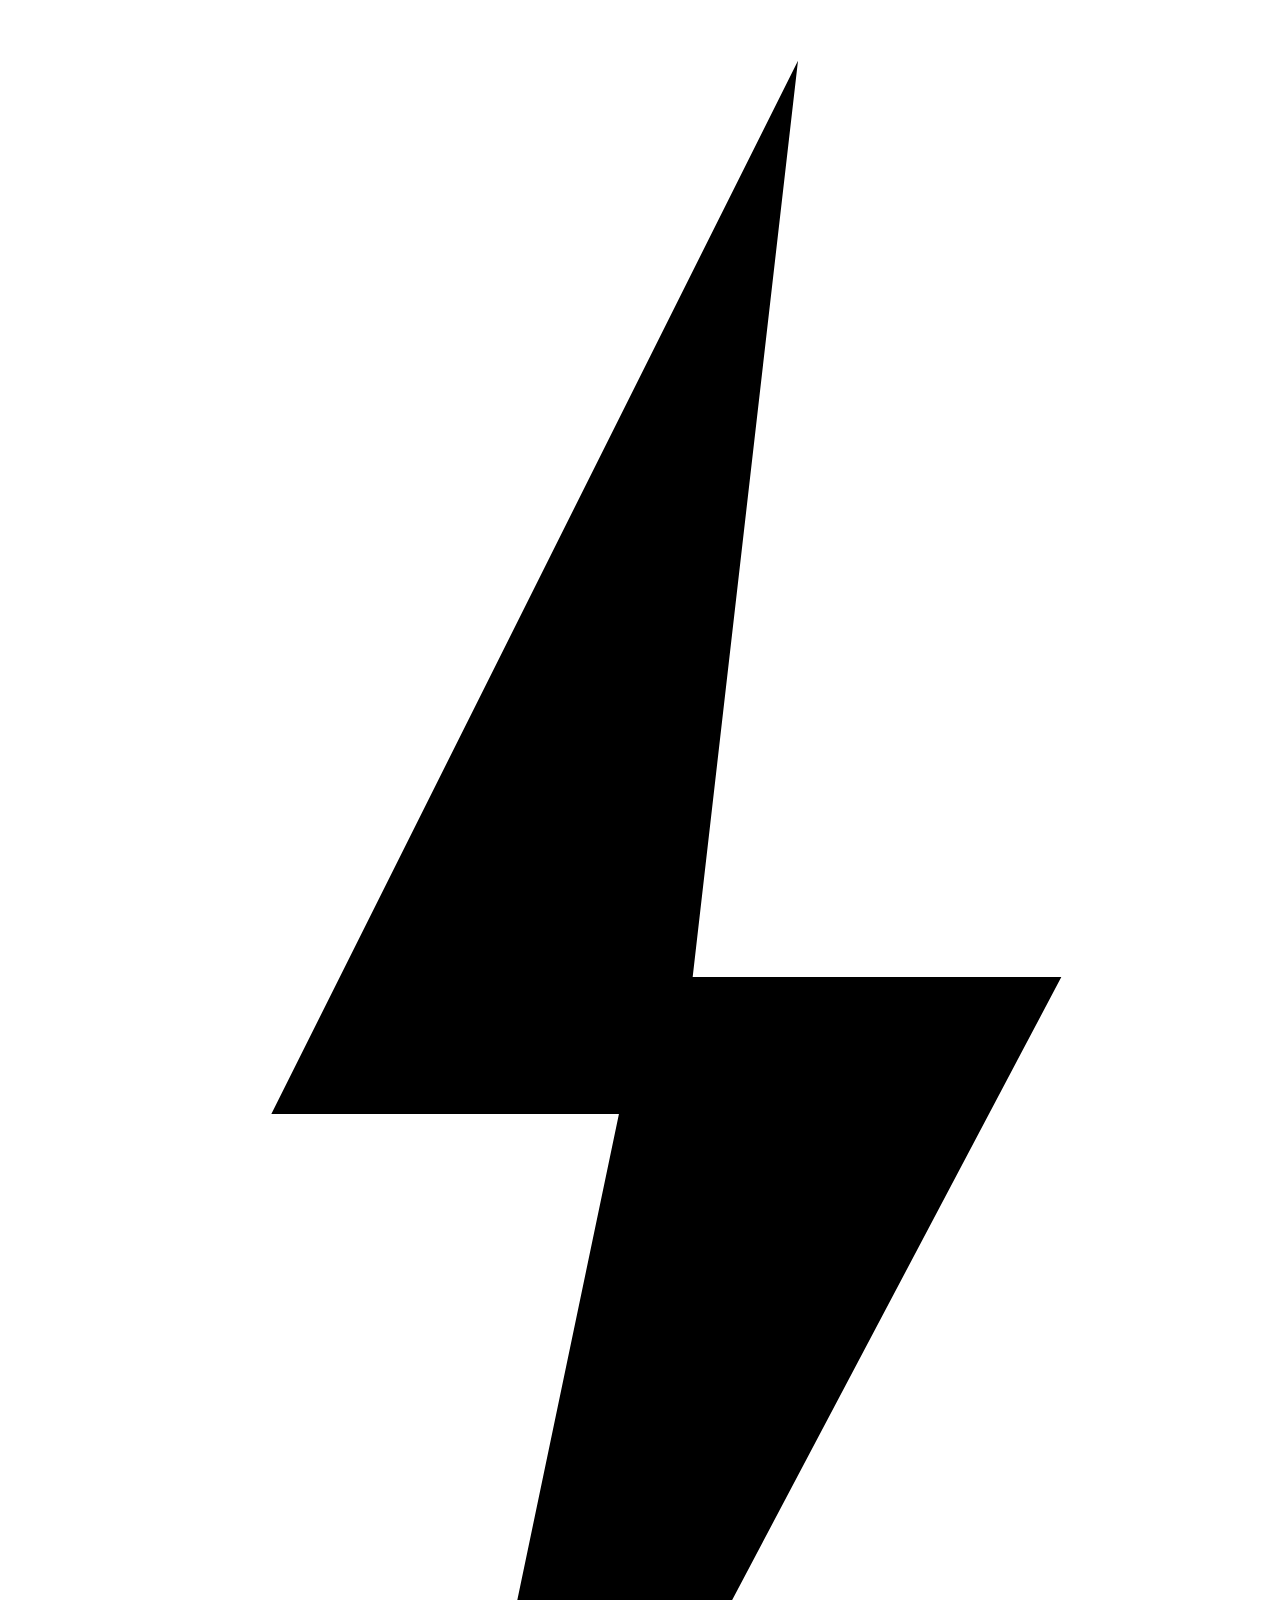
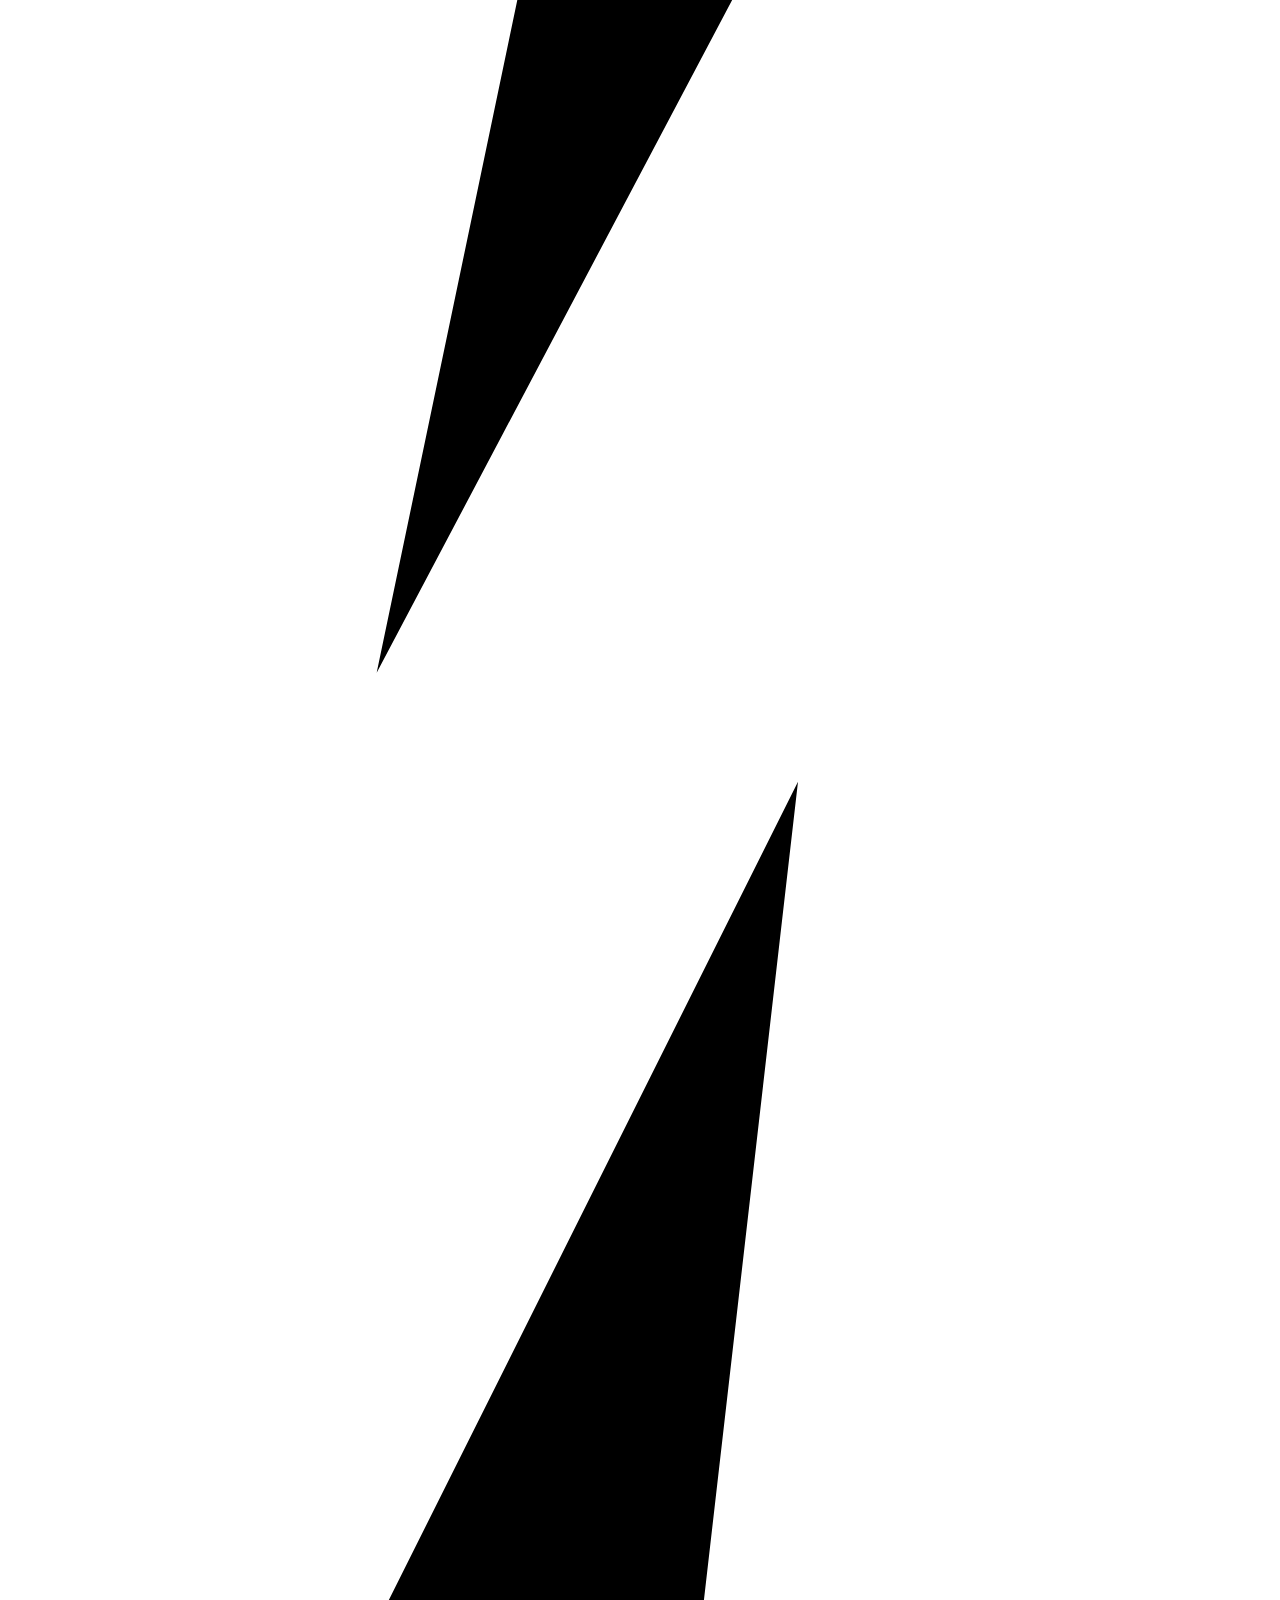
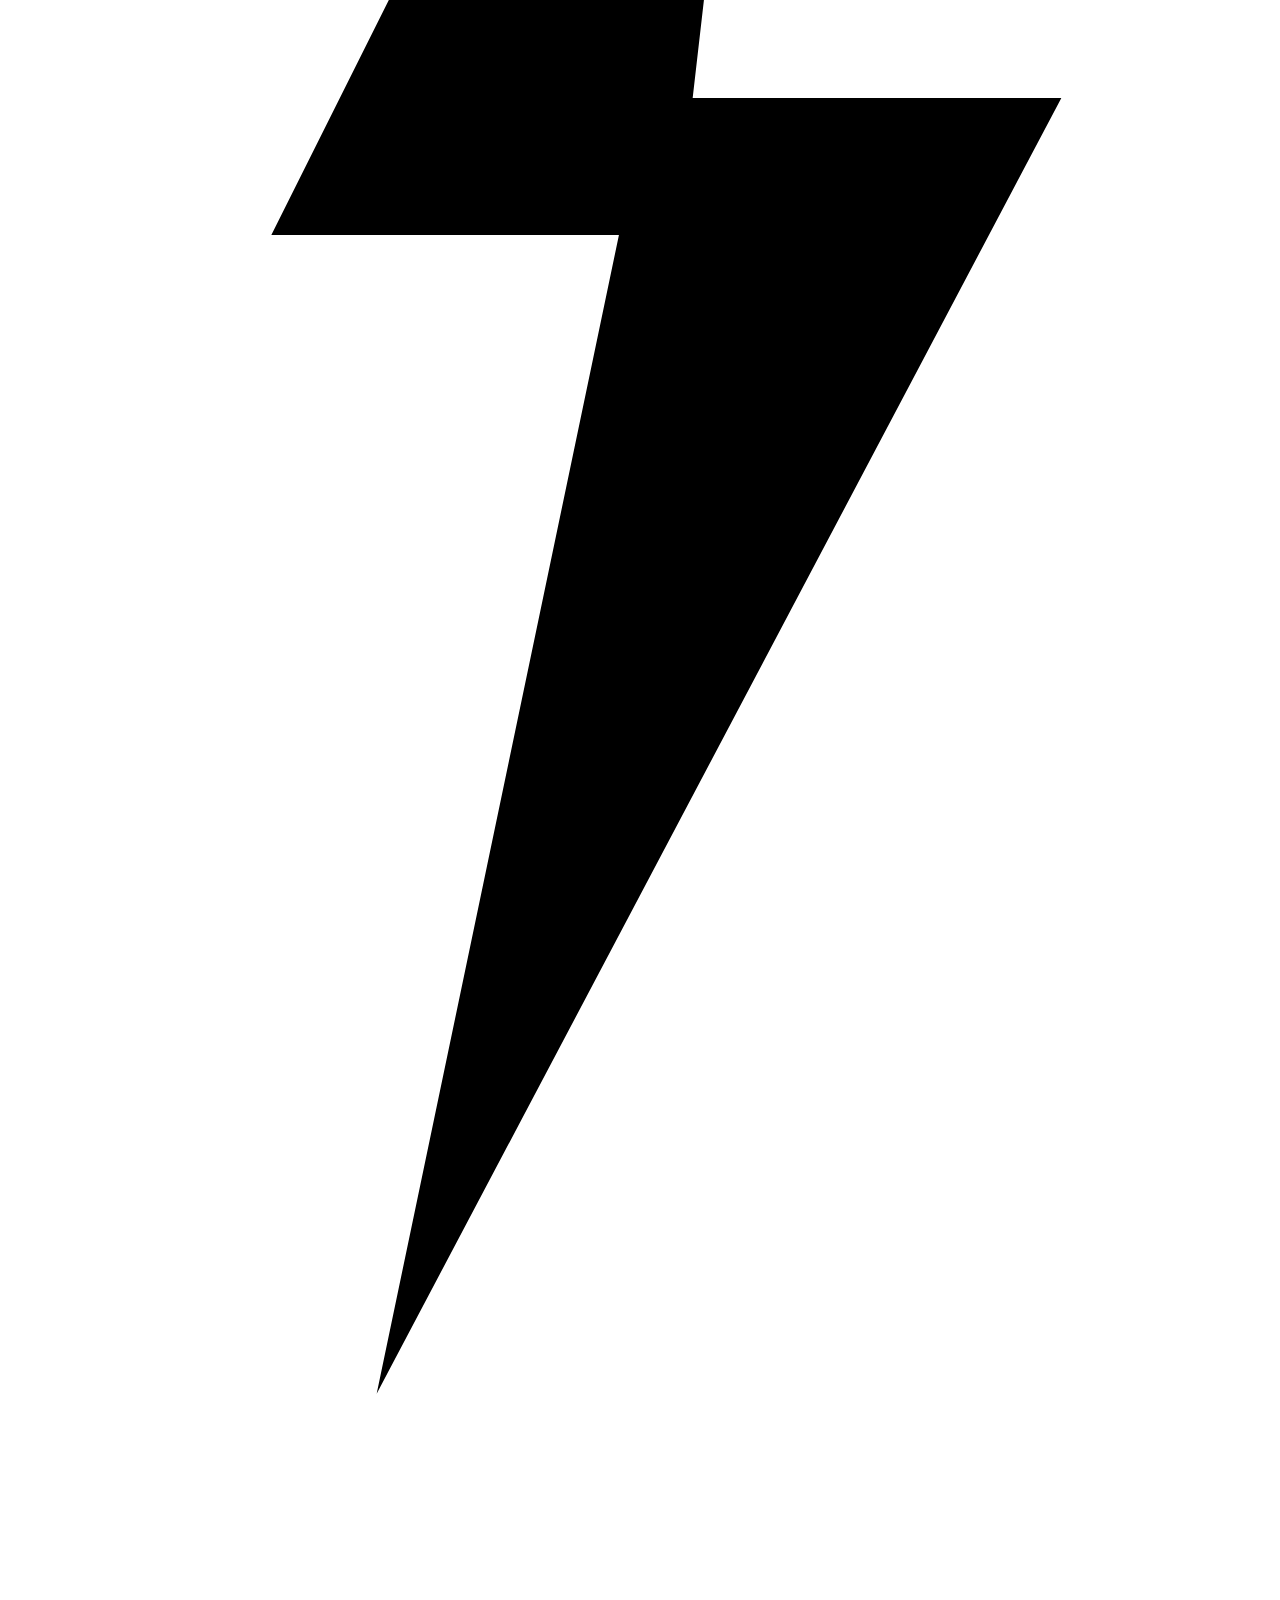
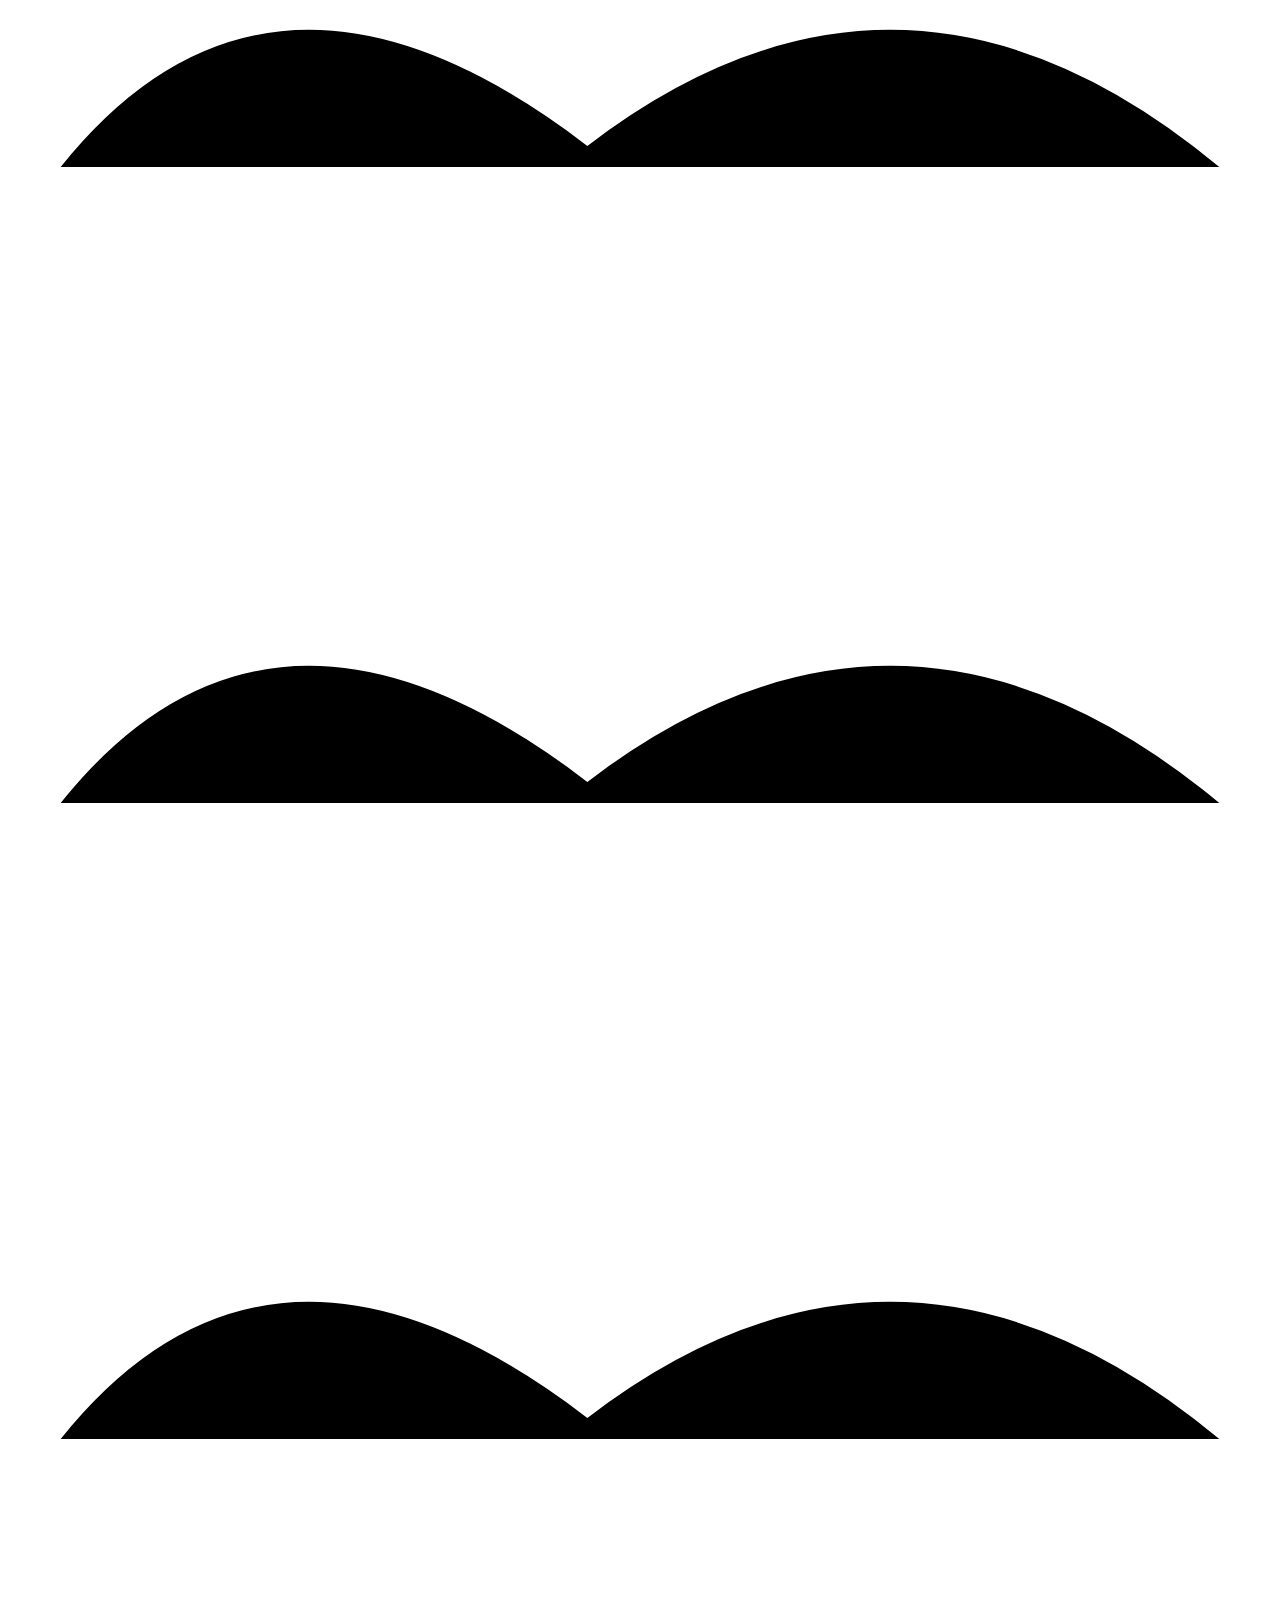
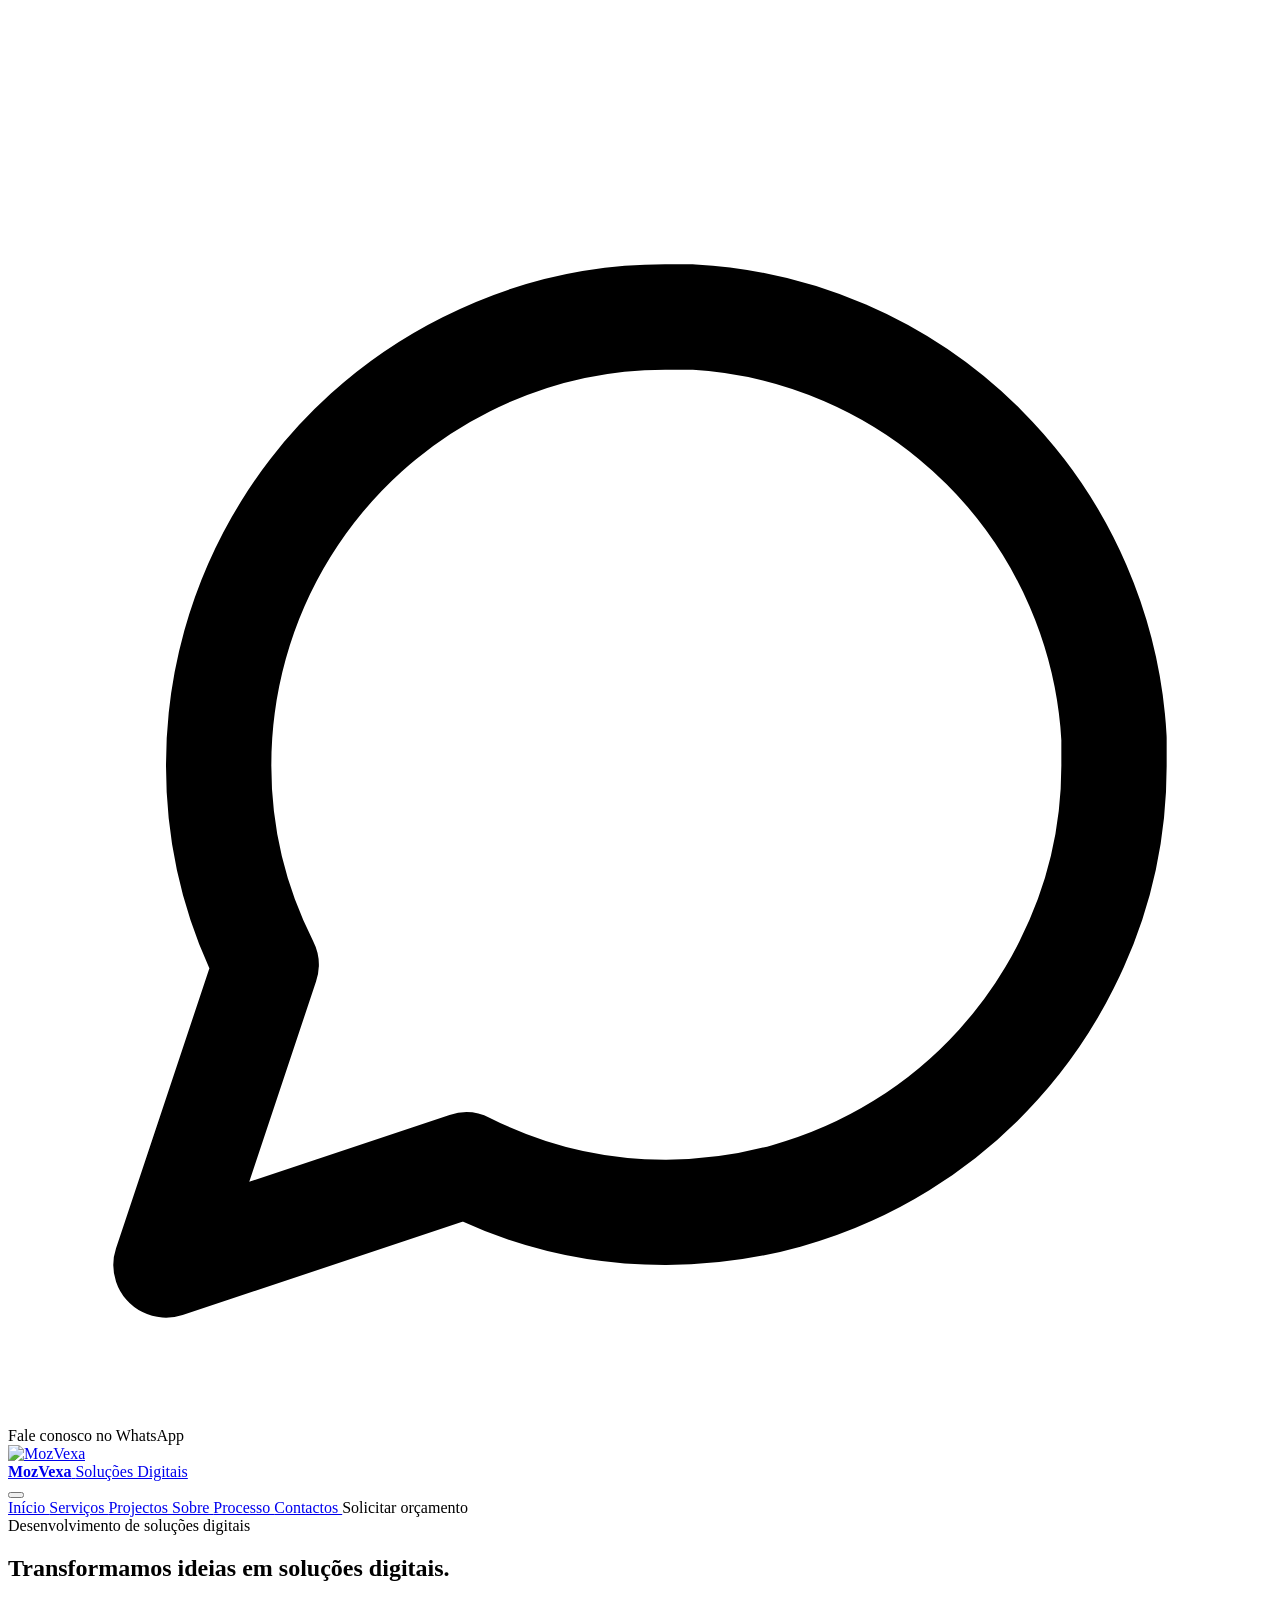
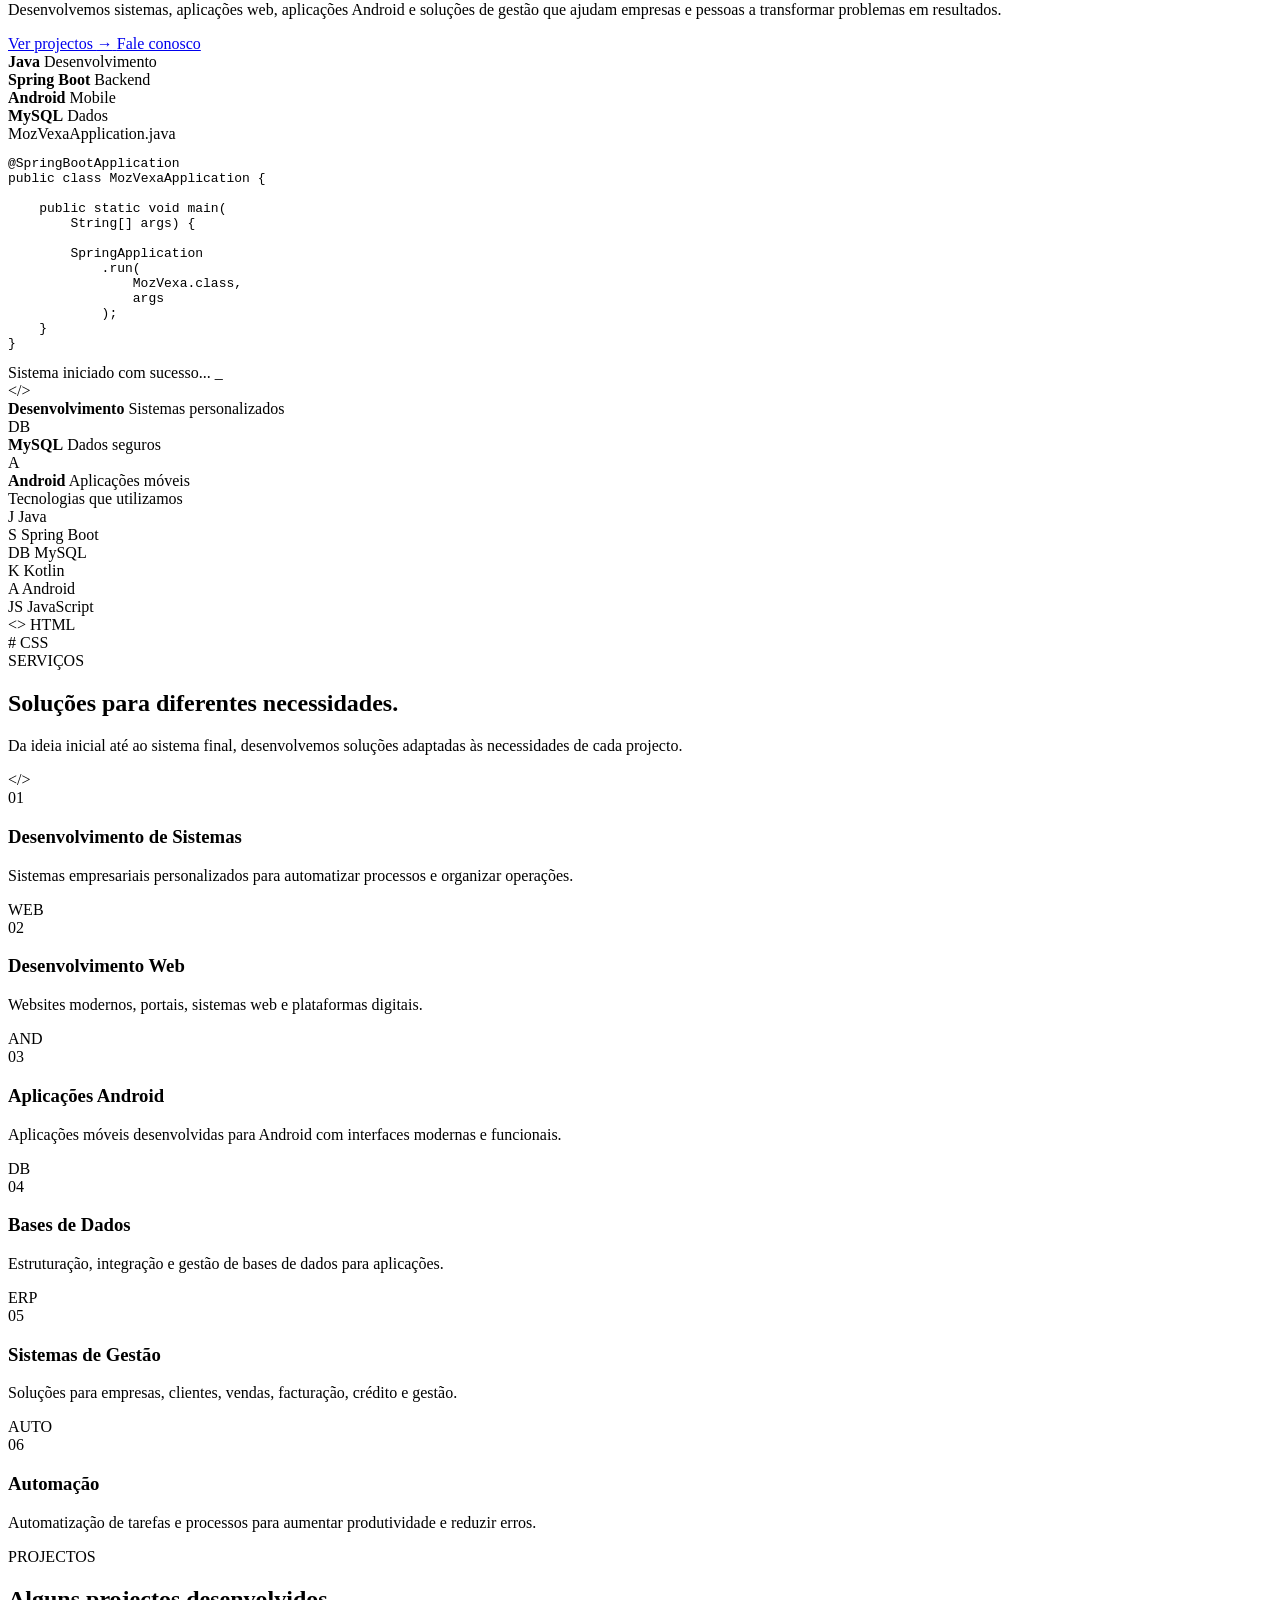
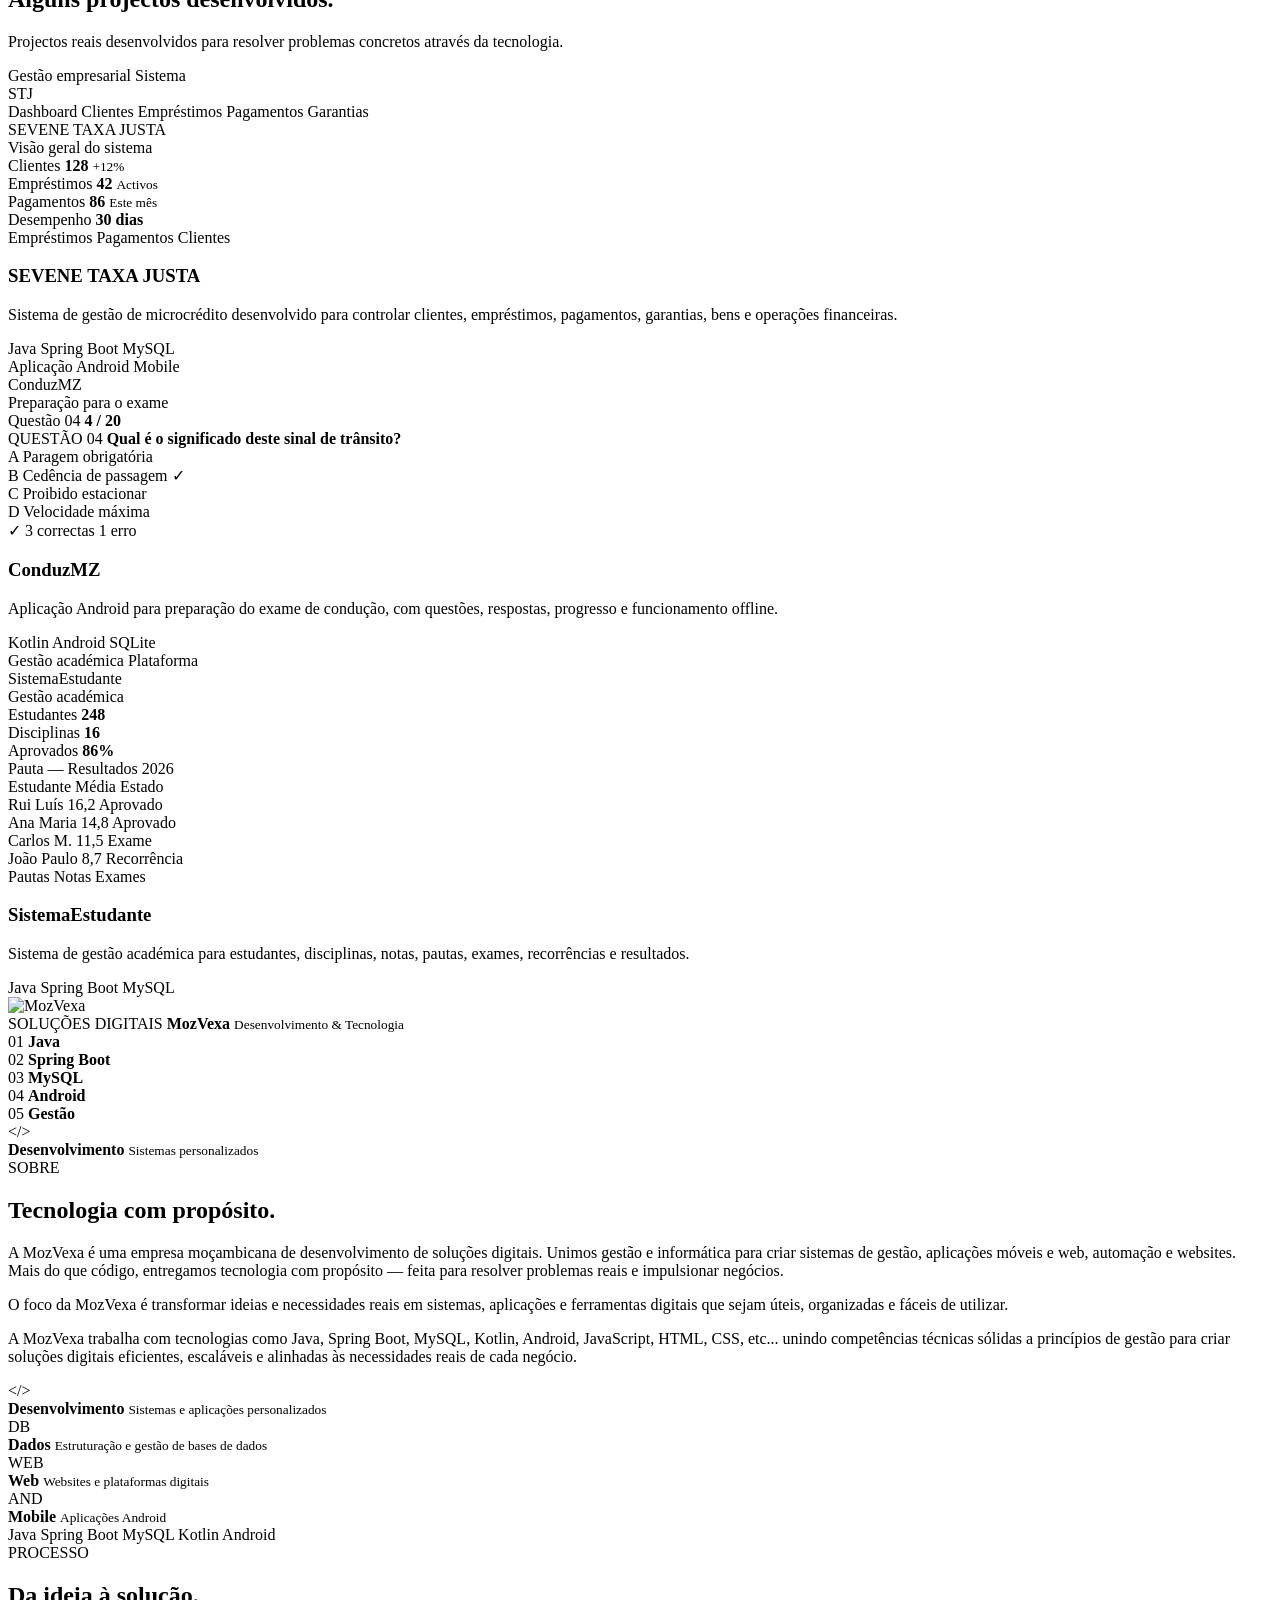
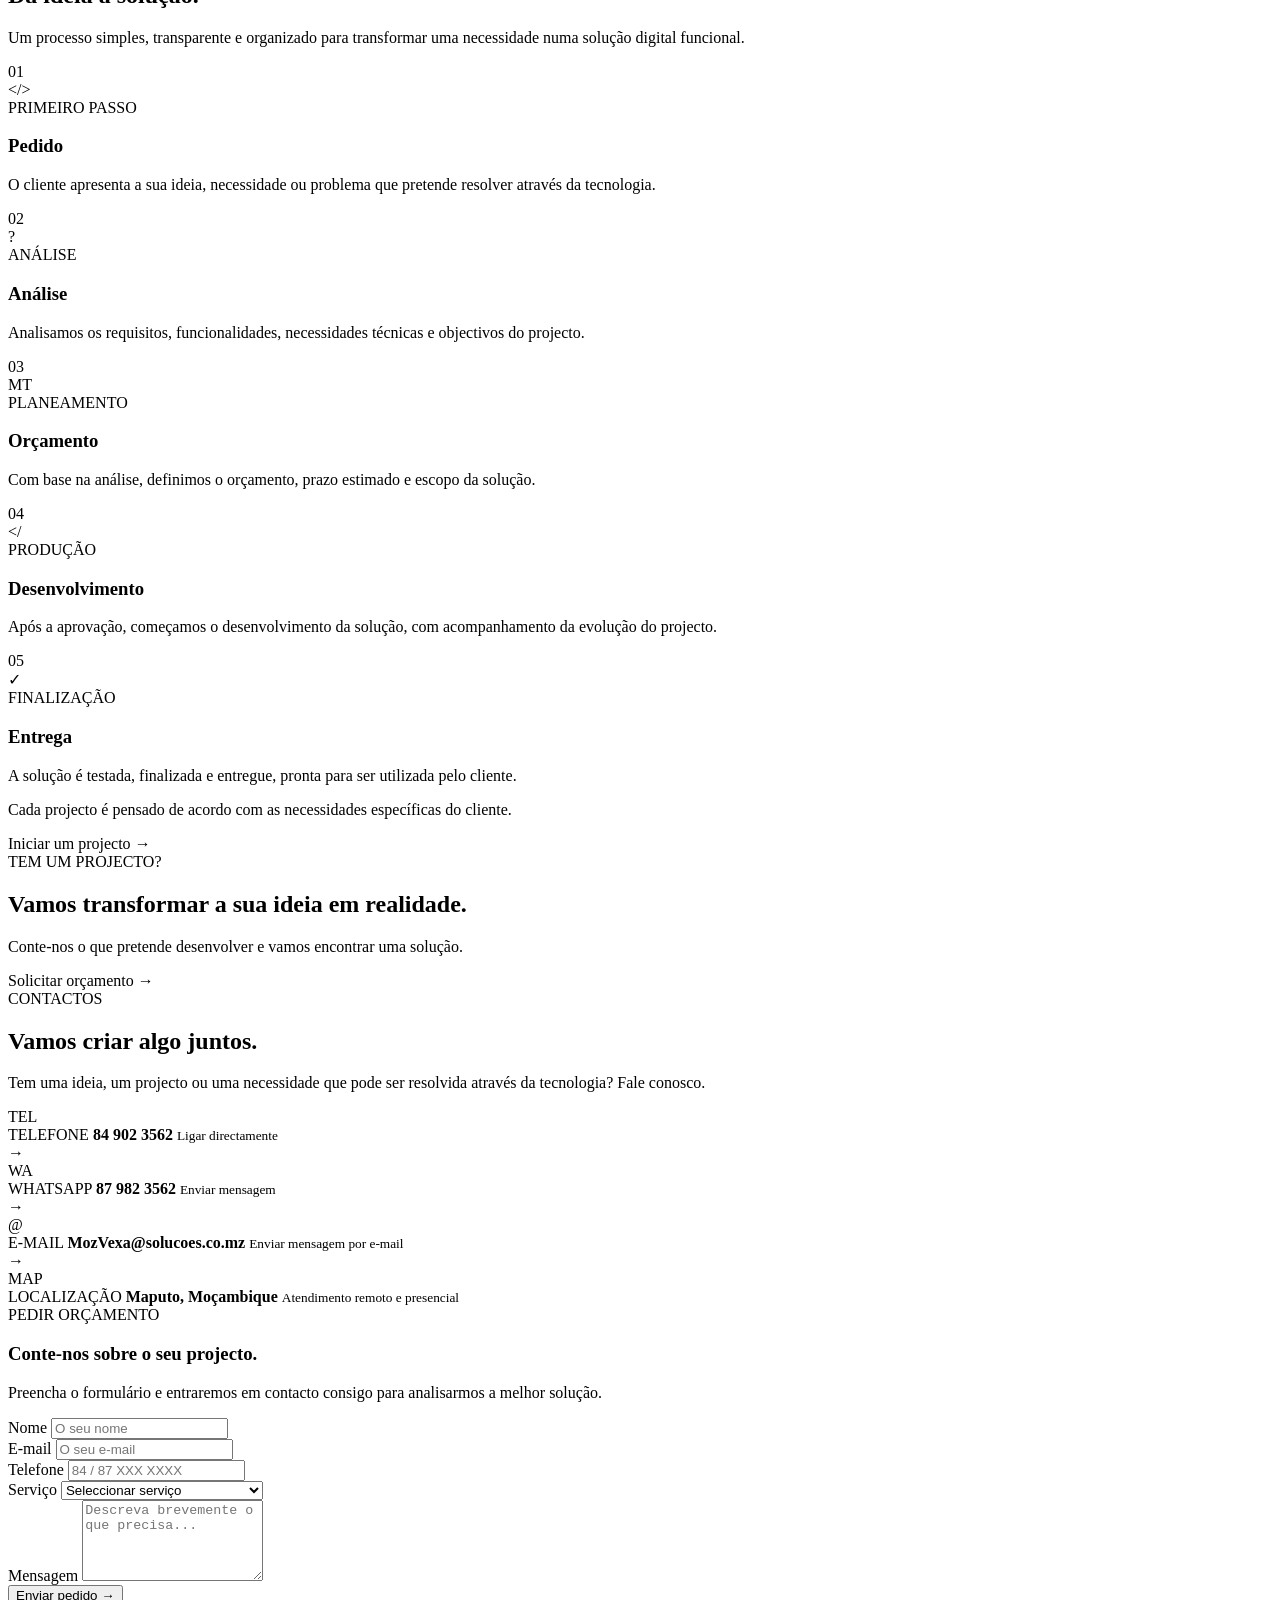
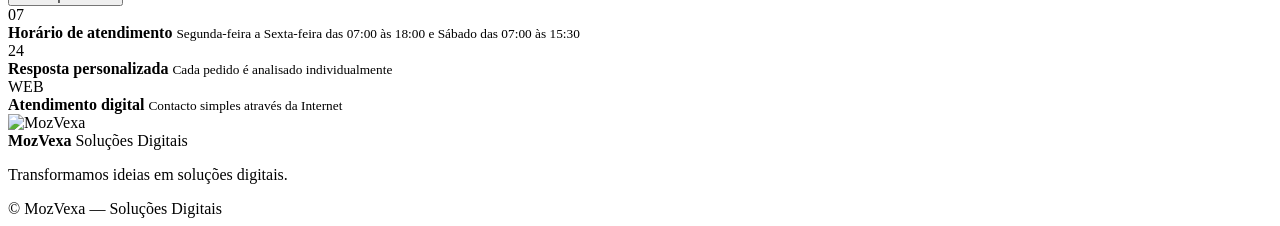
<file: RuiLuisSolucoesDigitais/src/main/resources/templates/index.html>
<!DOCTYPE html>
<html lang="pt" xmlns:th="http://www.thymeleaf.org">

<head>
    <meta charset="UTF-8">
    <meta name="viewport" content="width=device-width, initial-scale=1.0">

    <title>MozVexa — Soluções Digitais</title>

    <meta name="description"
        content="MozVexa — Soluções Digitais. Desenvolvimento de sistemas, aplicações web, Android, bases de dados, automação e soluções empresariais.">

    <link rel="stylesheet" th:href="@{/css/style.css}">
</head>

<body>

    <!-- =========================================================
     FUNDO ANIMADO
     ========================================================= -->

    <div class="background-effects">

        <div class="ambient-orb orb-blue"></div>
        <div class="ambient-orb orb-purple"></div>
        <div class="ambient-orb orb-red"></div>
        <div class="ambient-orb orb-green"></div>

        <div class="grid-background"></div>

        <!-- Relâmpago -->
        <div class="lightning lightning-one">
            <svg viewBox="0 0 120 220" aria-hidden="true">
                <path d="M75 5 L25 105 L58 105 L35 215 L100 92 L65 92 Z" />
            </svg>
        </div>

        <div class="lightning lightning-two">
            <svg viewBox="0 0 120 220" aria-hidden="true">
                <path d="M75 5 L25 105 L58 105 L35 215 L100 92 L65 92 Z" />
            </svg>
        </div>

    </div>


    <!-- =========================================================
     PÁSSAROS
     ========================================================= -->

    <div class="birds-container" aria-hidden="true">

        <div class="bird bird-one">
            <svg viewBox="0 0 120 60">
                <path d="M5 30 Q25 5 55 28 Q85 5 115 30" />
            </svg>
        </div>

        <div class="bird bird-two">
            <svg viewBox="0 0 120 60">
                <path d="M5 30 Q25 5 55 28 Q85 5 115 30" />
            </svg>
        </div>

        <div class="bird bird-three">
            <svg viewBox="0 0 120 60">
                <path d="M5 30 Q25 5 55 28 Q85 5 115 30" />
            </svg>
        </div>

    </div>


    <!-- =========================================================
     WHATSAPP FLOATING BUTTON
     ========================================================= -->

    <a th:href="'https://wa.me/258' + ${#strings.replace(config.whatsappEmpresa, ' ', '')} + '?text=Olá%20MozVexa,%20gostaria%20de%20saber%20mais%20sobre%20as%20vossas%20soluções%20digitais.'"
        class="whatsapp-float"
        target="_blank"
        rel="noopener noreferrer"
        aria-label="Contactar via WhatsApp">

        <svg viewBox="0 0 24 24" fill="none" stroke="currentColor" stroke-width="2" stroke-linecap="round" stroke-linejoin="round">
            <path d="M21 11.5a8.38 8.38 0 0 1-.9 3.8 8.5 8.5 0 0 1-7.6 4.7 8.38 8.38 0 0 1-3.8-.9L3 21l1.9-5.7a8.38 8.38 0 0 1-.9-3.8 8.5 8.5 0 0 1 4.7-7.6 8.38 8.38 0 0 1 3.8-.9h.5a8.48 8.48 0 0 1 8 8v.5z"/>
        </svg>

        <span class="whatsapp-tooltip">
            Fale conosco no WhatsApp
        </span>

    </a>


    <!-- =========================================================
     HEADER
     ========================================================= -->

    <header class="site-header">

        <div class="container nav-container">

            <a href="#inicio" class="brand">

                <div class="brand-logo">
                    <img th:src="@{/imagens/logo-mozvexa.png}" alt="MozVexa" class="brand-logo-img">
                </div>

                <div class="brand-text">
                    <strong th:text="${config.nomeEmpresa}">MozVexa</strong>
                    <span>Soluções Digitais</span>
                </div>

            </a>


            <button class="menu-toggle" id="menuToggle" aria-label="Abrir menu">

                <span></span>
                <span></span>
                <span></span>

            </button>


            <nav class="main-nav" id="mainNav">

                <a href="#inicio" class="nav-link active">
                    Início
                </a>

                <a href="#servicos" class="nav-link">
                    Serviços
                </a>

                <a href="#projectos" class="nav-link">
                    Projectos
                </a>

                <a href="#sobre" class="nav-link">
                    Sobre
                </a>

                <a href="#processo" class="nav-link">
                    Processo
                </a>

                <a href="#contactos" class="nav-link">
                    Contactos
                </a>

                <a th:href="@{/solicitar}" class="nav-button">
                    Solicitar orçamento
                </a>

            </nav>

        </div>

    </header>


    <!-- =========================================================
     HERO
     ========================================================= -->

    <main>

        <section id="inicio" class="hero">

            <div class="hero-light"></div>

            <div class="container hero-container">

                <div class="hero-content reveal">

                    <div class="hero-badge">

                        <span class="status-dot"></span>

                        <span th:text="${config.heroBadge}">Desenvolvimento de soluções digitais</span>

                    </div>


                    <h1>

                        <span th:text="${config.heroTitulo}">Transformamos ideias em</span>

                        <span class="gradient-text">
                            soluções digitais.
                        </span>

                    </h1>


                    <p class="hero-description" th:text="${config.heroDescricao}">

                        Desenvolvemos sistemas, aplicações web, aplicações Android
                        e soluções de gestão que ajudam empresas e pessoas a
                        transformar problemas em resultados.

                    </p>


                    <div class="hero-actions">

                        <a href="#projectos" class="btn btn-primary">
                            Ver projectos
                            <span>→</span>
                        </a>

                        <a href="#contactos" class="btn btn-secondary">
                            Fale conosco
                        </a>

                    </div>


                    <div class="hero-stats">

                        <div class="stat">

                            <strong>Java</strong>
                            <span>Desenvolvimento</span>

                        </div>

                        <div class="stat">

                            <strong>Spring Boot</strong>
                            <span>Backend</span>

                        </div>

                        <div class="stat">

                            <strong>Android</strong>
                            <span>Mobile</span>

                        </div>

                        <div class="stat">

                            <strong>MySQL</strong>
                            <span>Dados</span>

                        </div>

                    </div>

                </div>


                <!-- =================================================
             CODE WINDOW
             ================================================= -->

                <div class="hero-visual reveal">

                    <div class="code-window">

                        <div class="window-top">

                            <div class="window-buttons">
                                <span></span>
                                <span></span>
                                <span></span>
                            </div>

                            <span class="window-title">
                                MozVexaApplication.java
                            </span>

                        </div>


                        <div class="code-content">

                            <pre><code><span class="code-purple">@SpringBootApplication</span>
<span class="code-blue">public class</span> MozVexaApplication {

    <span class="code-blue">public static void</span> main(
        String[] args) {

        SpringApplication
            .run(
                MozVexa.class,
                args
            );
    }
}</code></pre>

                        </div>


                        <div class="terminal">

                            <span class="terminal-dot"></span>

                            <span>
                                Sistema iniciado com sucesso...
                            </span>

                            <span class="terminal-cursor">
                                _
                            </span>

                        </div>

                    </div>


                    <!-- Floating Cards -->

                    <div class="floating-card card-development">

                        <div class="floating-icon purple-icon">
                            &lt;/&gt;
                        </div>

                        <div>
                            <strong>Desenvolvimento</strong>
                            <span>Sistemas personalizados</span>
                        </div>

                    </div>


                    <div class="floating-card card-database">

                        <div class="floating-icon green-icon">
                            DB
                        </div>

                        <div>
                            <strong>MySQL</strong>
                            <span>Dados seguros</span>
                        </div>

                    </div>


                    <div class="floating-card card-mobile">

                        <div class="floating-icon red-icon">
                            A
                        </div>

                        <div>
                            <strong>Android</strong>
                            <span>Aplicações móveis</span>
                        </div>

                    </div>

                </div>

            </div>


            <div class="hero-bottom-glow"></div>

        </section>


        <!-- =========================================================
     TECNOLOGIAS
     ========================================================= -->

        <section class="technologies">

            <div class="container">

                <div class="section-mini-title">
                    Tecnologias que utilizamos
                </div>

                <div class="technology-list">

                    <div class="technology java">
                        <span>J</span>
                        Java
                    </div>

                    <div class="technology spring">
                        <span>S</span>
                        Spring Boot
                    </div>

                    <div class="technology mysql">
                        <span>DB</span>
                        MySQL
                    </div>

                    <div class="technology kotlin">
                        <span>K</span>
                        Kotlin
                    </div>

                    <div class="technology android">
                        <span>A</span>
                        Android
                    </div>

                    <div class="technology javascript">
                        <span>JS</span>
                        JavaScript
                    </div>

                    <div class="technology html">
                        <span>&lt;&gt;</span>
                        HTML
                    </div>

                    <div class="technology css">
                        <span>#</span>
                        CSS
                    </div>

                </div>

            </div>

        </section>


        <!-- =========================================================
     SERVIÇOS
     ========================================================= -->

        <section id="servicos" class="section services-section">

            <div class="container">

                <div class="section-heading reveal">

                    <span class="section-label">
                        SERVIÇOS
                    </span>

                    <h2 th:text="${config.servicosTitulo}">
                        Soluções para diferentes necessidades.
                    </h2>

                    <p th:text="${config.servicosDescricao}">
                        Da ideia inicial até ao sistema final,
                        desenvolvemos soluções adaptadas às necessidades
                        de cada projecto.
                    </p>

                </div>


                <div class="services-grid">

                    <article class="service-card reveal">

                        <div class="service-icon icon-blue">
                            &lt;/&gt;
                        </div>

                        <span class="service-number">01</span>

                        <h3>
                            Desenvolvimento de Sistemas
                        </h3>

                        <p>
                            Sistemas empresariais personalizados para
                            automatizar processos e organizar operações.
                        </p>

                        <div class="service-line"></div>

                    </article>


                    <article class="service-card reveal">

                        <div class="service-icon icon-purple">
                            WEB
                        </div>

                        <span class="service-number">02</span>

                        <h3>
                            Desenvolvimento Web
                        </h3>

                        <p>
                            Websites modernos, portais, sistemas web
                            e plataformas digitais.
                        </p>

                        <div class="service-line"></div>

                    </article>


                    <article class="service-card reveal">

                        <div class="service-icon icon-green">
                            AND
                        </div>

                        <span class="service-number">03</span>

                        <h3>
                            Aplicações Android
                        </h3>

                        <p>
                            Aplicações móveis desenvolvidas para
                            Android com interfaces modernas e funcionais.
                        </p>

                        <div class="service-line"></div>

                    </article>


                    <article class="service-card reveal">

                        <div class="service-icon icon-red">
                            DB
                        </div>

                        <span class="service-number">04</span>

                        <h3>
                            Bases de Dados
                        </h3>

                        <p>
                            Estruturação, integração e gestão de bases
                            de dados para aplicações.
                        </p>

                        <div class="service-line"></div>

                    </article>


                    <article class="service-card reveal">

                        <div class="service-icon icon-blue">
                            ERP
                        </div>

                        <span class="service-number">05</span>

                        <h3>
                            Sistemas de Gestão
                        </h3>

                        <p>
                            Soluções para empresas, clientes, vendas,
                            facturação, crédito e gestão.
                        </p>

                        <div class="service-line"></div>

                    </article>


                    <article class="service-card reveal">

                        <div class="service-icon icon-purple">
                            AUTO
                        </div>

                        <span class="service-number">06</span>

                        <h3>
                            Automação
                        </h3>

                        <p>
                            Automatização de tarefas e processos para
                            aumentar produtividade e reduzir erros.
                        </p>

                        <div class="service-line"></div>

                    </article>

                </div>

            </div>

        </section>


        <!-- =========================================================
     PROJECTOS
     ========================================================= -->

        <section id="projectos" class="section projects-section">

            <div class="container">

                <!-- CABEÇALHO -->

                <div class="section-heading reveal">

                    <span class="section-label">
                        PROJECTOS
                    </span>

                    <h2 th:text="${config.projectosTitulo}">
                        Alguns projectos desenvolvidos.
                    </h2>

                    <p th:text="${config.projectosDescricao}">
                        Projectos reais desenvolvidos para resolver
                        problemas concretos através da tecnologia.
                    </p>

                </div>


                <!-- =================================================
         GRELHA DE PROJECTOS
         ================================================= -->

                <div class="projects-grid">


                    <!-- =================================================
             PROJECTO 01 — SEVENE TAXA JUSTA
             ================================================= -->

                    <article class="project-card project-red reveal">

                        <div class="project-top">

                            <span class="project-category">
                                Gestão empresarial
                            </span>

                            <span class="project-status">
                                Sistema
                            </span>

                        </div>


                        <!-- MOCKUP DO SISTEMA -->

                        <div class="project-visual">

                            <div class="dashboard-mini">


                                <!-- SIDEBAR -->

                                <div class="dashboard-sidebar">

                                    <div class="sevene-sidebar-logo">
                                        STJ
                                    </div>

                                    <div class="sevene-menu">

                                        <span class="active">
                                            Dashboard
                                        </span>

                                        <span>
                                            Clientes
                                        </span>

                                        <span>
                                            Empréstimos
                                        </span>

                                        <span>
                                            Pagamentos
                                        </span>

                                        <span>
                                            Garantias
                                        </span>

                                    </div>

                                </div>


                                <!-- CONTEÚDO -->

                                <div class="dashboard-content">


                                    <!-- CABEÇALHO -->

                                    <div class="dashboard-header">

                                        <div class="dashboard-title">
                                            SEVENE TAXA JUSTA
                                        </div>

                                        <div class="dashboard-subtitle">
                                            Visão geral do sistema
                                        </div>

                                    </div>


                                    <!-- CARTÕES -->

                                    <div class="dashboard-cards">


                                        <div class="dashboard-stat">

                                            <span>
                                                Clientes
                                            </span>

                                            <strong>
                                                128
                                            </strong>

                                            <small>
                                                +12%
                                            </small>

                                        </div>


                                        <div class="dashboard-stat">

                                            <span>
                                                Empréstimos
                                            </span>

                                            <strong>
                                                42
                                            </strong>

                                            <small>
                                                Activos
                                            </small>

                                        </div>


                                        <div class="dashboard-stat">

                                            <span>
                                                Pagamentos
                                            </span>

                                            <strong>
                                                86
                                            </strong>

                                            <small>
                                                Este mês
                                            </small>

                                        </div>


                                    </div>


                                    <!-- GRÁFICO -->

                                    <div class="dashboard-chart">

                                        <div class="chart-heading">

                                            <span>
                                                Desempenho
                                            </span>

                                            <strong>
                                                30 dias
                                            </strong>

                                        </div>

                                        <div class="chart-bars">

                                            <i style="height:32%"></i>
                                            <i style="height:48%"></i>
                                            <i style="height:40%"></i>
                                            <i style="height:65%"></i>
                                            <i style="height:55%"></i>
                                            <i style="height:78%"></i>
                                            <i style="height:68%"></i>
                                            <i style="height:90%"></i>

                                        </div>

                                    </div>


                                    <!-- RODAPÉ -->

                                    <div class="dashboard-footer">

                                        <span>
                                            Empréstimos
                                        </span>

                                        <span>
                                            Pagamentos
                                        </span>

                                        <span>
                                            Clientes
                                        </span>

                                    </div>

                                </div>

                            </div>

                        </div>


                        <!-- INFORMAÇÃO -->

                        <div class="project-info">

                            <h3>
                                SEVENE TAXA JUSTA
                            </h3>

                            <p>
                                Sistema de gestão de microcrédito
                                desenvolvido para controlar clientes,
                                empréstimos, pagamentos, garantias,
                                bens e operações financeiras.
                            </p>


                            <div class="project-tech">

                                <span>
                                    Java
                                </span>

                                <span>
                                    Spring Boot
                                </span>

                                <span>
                                    MySQL
                                </span>

                            </div>

                        </div>

                    </article>



                    <!-- =================================================
             PROJECTO 02 — CONDUZMZ
             ================================================= -->

                    <article class="project-card project-blue reveal">

                        <div class="project-top">

                            <span class="project-category">
                                Aplicação Android
                            </span>

                            <span class="project-status">
                                Mobile
                            </span>

                        </div>


                        <!-- MOCKUP DO TELEMÓVEL -->

                        <div class="project-visual">

                            <div class="phone-mockup">


                                <!-- CÂMARA / NOTCH -->

                                <div class="phone-notch"></div>


                                <div class="phone-screen">


                                    <!-- CABEÇALHO -->

                                    <div class="phone-header">

                                        <div class="conduzmz-brand">
                                            ConduzMZ
                                        </div>

                                        <div class="conduzmz-subtitle">
                                            Preparação para o exame
                                        </div>

                                    </div>


                                    <!-- PROGRESSO -->

                                    <div class="quiz-progress">

                                        <div class="quiz-progress-top">

                                            <span>
                                                Questão 04
                                            </span>

                                            <strong>
                                                4 / 20
                                            </strong>

                                        </div>

                                        <div class="quiz-progress-bar">

                                            <span></span>

                                        </div>

                                    </div>


                                    <!-- QUESTÃO -->

                                    <div class="question-card">

                                        <span class="question-number">
                                            QUESTÃO 04
                                        </span>

                                        <strong>
                                            Qual é o significado
                                            deste sinal de trânsito?
                                        </strong>


                                        <!-- RESPOSTA 1 -->

                                        <div class="answer">

                                            <span class="answer-letter">
                                                A
                                            </span>

                                            <span>
                                                Paragem obrigatória
                                            </span>

                                        </div>


                                        <!-- RESPOSTA 2 -->

                                        <div class="answer answer-selected">

                                            <span class="answer-letter">
                                                B
                                            </span>

                                            <span>
                                                Cedência de passagem
                                            </span>

                                            <span class="answer-check">
                                                ✓
                                            </span>

                                        </div>


                                        <!-- RESPOSTA 3 -->

                                        <div class="answer">

                                            <span class="answer-letter">
                                                C
                                            </span>

                                            <span>
                                                Proibido estacionar
                                            </span>

                                        </div>


                                        <!-- RESPOSTA 4 -->

                                        <div class="answer">

                                            <span class="answer-letter">
                                                D
                                            </span>

                                            <span>
                                                Velocidade máxima
                                            </span>

                                        </div>

                                    </div>


                                    <!-- RODAPÉ -->

                                    <div class="quiz-footer">

                                        <span>
                                            ✓ 3 correctas
                                        </span>

                                        <span>
                                            1 erro
                                        </span>

                                    </div>


                                </div>

                            </div>

                        </div>


                        <!-- INFORMAÇÃO -->

                        <div class="project-info">

                            <h3>
                                ConduzMZ
                            </h3>

                            <p>
                                Aplicação Android para preparação
                                do exame de condução, com questões,
                                respostas, progresso e funcionamento
                                offline.
                            </p>


                            <div class="project-tech">

                                <span>
                                    Kotlin
                                </span>

                                <span>
                                    Android
                                </span>

                                <span>
                                    SQLite
                                </span>

                            </div>

                        </div>

                    </article>



                    <!-- =================================================
             PROJECTO 03 — SISTEMAESTUDANTE
             ================================================= -->

                    <article class="project-card project-purple reveal">

                        <div class="project-top">

                            <span class="project-category">
                                Gestão académica
                            </span>

                            <span class="project-status">
                                Plataforma
                            </span>

                        </div>


                        <!-- MOCKUP DO PORTAL -->

                        <div class="project-visual">

                            <div class="academic-dashboard">


                                <!-- CABEÇALHO -->

                                <div class="academic-header">

                                    <div class="academic-brand">
                                        SistemaEstudante
                                    </div>

                                    <div class="academic-subtitle">
                                        Gestão académica
                                    </div>

                                </div>


                                <!-- MINI ESTATÍSTICAS -->

                                <div class="academic-stats">


                                    <div class="academic-stat">

                                        <span>
                                            Estudantes
                                        </span>

                                        <strong>
                                            248
                                        </strong>

                                    </div>


                                    <div class="academic-stat">

                                        <span>
                                            Disciplinas
                                        </span>

                                        <strong>
                                            16
                                        </strong>

                                    </div>


                                    <div class="academic-stat">

                                        <span>
                                            Aprovados
                                        </span>

                                        <strong>
                                            86%
                                        </strong>

                                    </div>


                                </div>


                                <!-- TÍTULO DA PAUTA -->

                                <div class="academic-section-title">

                                    Pauta — Resultados

                                    <span>
                                        2026
                                    </span>

                                </div>


                                <!-- LINHA DE TÍTULOS -->

                                <div class="academic-table academic-table-head">

                                    <span>
                                        Estudante
                                    </span>

                                    <span>
                                        Média
                                    </span>

                                    <span>
                                        Estado
                                    </span>

                                </div>


                                <!-- ESTUDANTE 01 -->

                                <div class="academic-row">

                                    <span>
                                        Rui Luís
                                    </span>

                                    <span>
                                        16,2
                                    </span>

                                    <span class="grade-approved">
                                        Aprovado
                                    </span>

                                </div>


                                <!-- ESTUDANTE 02 -->

                                <div class="academic-row">

                                    <span>
                                        Ana Maria
                                    </span>

                                    <span>
                                        14,8
                                    </span>

                                    <span class="grade-approved">
                                        Aprovado
                                    </span>

                                </div>


                                <!-- ESTUDANTE 03 -->

                                <div class="academic-row">

                                    <span>
                                        Carlos M.
                                    </span>

                                    <span>
                                        11,5
                                    </span>

                                    <span class="grade-exam">
                                        Exame
                                    </span>

                                </div>


                                <!-- ESTUDANTE 04 -->

                                <div class="academic-row">

                                    <span>
                                        João Paulo
                                    </span>

                                    <span>
                                        8,7
                                    </span>

                                    <span class="grade-recurrence">
                                        Recorrência
                                    </span>

                                </div>


                                <!-- RODAPÉ -->

                                <div class="academic-footer">

                                    <span>
                                        Pautas
                                    </span>

                                    <span>
                                        Notas
                                    </span>

                                    <span>
                                        Exames
                                    </span>

                                </div>

                            </div>

                        </div>


                        <!-- INFORMAÇÃO -->

                        <div class="project-info">

                            <h3>
                                SistemaEstudante
                            </h3>

                            <p>
                                Sistema de gestão académica para
                                estudantes, disciplinas, notas, pautas,
                                exames, recorrências e resultados.
                            </p>


                            <div class="project-tech">

                                <span>
                                    Java
                                </span>

                                <span>
                                    Spring Boot
                                </span>

                                <span>
                                    MySQL
                                </span>

                            </div>

                        </div>

                    </article>


                </div>

            </div>

        </section>


        <!-- =========================================================
             SOBRE
             ========================================================= -->

        <section id="sobre" class="section about-section">

            <div class="container about-grid">


                <!-- =================================================
                 BLOCO VISUAL
                 ================================================= -->

                <div class="about-visual reveal">

                    <div class="about-card">

                        <!-- LOGO -->

                        <div class="about-logo">
                            <img th:src="@{/imagens/logo-mozvexa.png}" alt="MozVexa" class="about-logo-img">
                        </div>


                        <!-- TEXTO PRINCIPAL -->

                        <div class="about-visual-text">

                            <span>
                                SOLUÇÕES DIGITAIS
                            </span>

                            <strong>
                                MozVexa
                            </strong>

                            <small>
                                Desenvolvimento & Tecnologia
                            </small>

                        </div>


                        <!-- LINHAS DE CÓDIGO -->

                        <div class="about-code">

                            <div>
                                <span>01</span>
                                <b>Java</b>
                            </div>

                            <div>
                                <span>02</span>
                                <b>Spring Boot</b>
                            </div>

                            <div>
                                <span>03</span>
                                <b>MySQL</b>
                            </div>

                            <div>
                                <span>04</span>
                                <b>Android</b>
                            </div>

                            <div>
                                <span>05</span>
                                <b>Gestão</b>
                            </div>

                        </div>


                        <!-- ORBITAS -->

                        <div class="about-orbit orbit-one"></div>

                        <div class="about-orbit orbit-two"></div>


                        <!-- PONTO CENTRAL -->

                        <div class="about-center-dot"></div>

                    </div>


                    <!-- MINI CARTÃO -->

                    <div class="about-floating-card">

                        <span class="about-floating-icon">
                            &lt;/&gt;
                        </span>

                        <div>

                            <strong>
                                Desenvolvimento
                            </strong>

                            <small>
                                Sistemas personalizados
                            </small>

                        </div>

                    </div>

                </div>



                <!-- =================================================
                 CONTEÚDO
                 ================================================= -->

                <div class="about-content reveal">

                    <span class="section-label">
                        SOBRE
                    </span>


                    <h2 th:text="${config.sobreTitulo}">
                        Tecnologia com propósito.
                    </h2>


                    <p class="about-intro" th:text="${config.sobreIntro}">

                        A MozVexa é uma empresa moçambicana de desenvolvimento de soluções digitais.
                        Unimos gestão e informática para criar sistemas de gestão, aplicações móveis e web,
                        automação e websites. Mais do que código,
                        entregamos tecnologia com propósito — feita para resolver problemas reais e impulsionar negócios.

                    </p>


                    <p th:text="${config.sobreTexto1}">

                        O foco da MozVexa é transformar ideias e necessidades
                        reais em sistemas, aplicações e ferramentas
                        digitais que sejam úteis, organizadas e fáceis
                        de utilizar.

                    </p>


                    <p th:text="${config.sobreTexto2}">

                        A MozVexa trabalha com tecnologias como Java, Spring Boot, MySQL, Kotlin, Android,
                        JavaScript, HTML, CSS, etc... unindo competências técnicas sólidas a princípios de gestão para criar soluções digitais eficientes,
                        escaláveis e alinhadas às necessidades reais de cada negócio.

                    </p>


                    <!-- =================================================
                     ÁREAS
                     ================================================= -->

                    <div class="about-points">


                        <div class="about-point">

                            <span class="about-point-icon">
                                &lt;/&gt;
                            </span>

                            <div>

                                <strong>
                                    Desenvolvimento
                                </strong>

                                <small>
                                    Sistemas e aplicações personalizados
                                </small>

                            </div>

                        </div>


                        <div class="about-point">

                            <span class="about-point-icon">
                                DB
                            </span>

                            <div>

                                <strong>
                                    Dados
                                </strong>

                                <small>
                                    Estruturação e gestão de bases de dados
                                </small>

                            </div>

                        </div>


                        <div class="about-point">

                            <span class="about-point-icon">
                                WEB
                            </span>

                            <div>

                                <strong>
                                    Web
                                </strong>

                                <small>
                                    Websites e plataformas digitais
                                </small>

                            </div>

                        </div>


                        <div class="about-point">

                            <span class="about-point-icon">
                                AND
                            </span>

                            <div>

                                <strong>
                                    Mobile
                                </strong>

                                <small>
                                    Aplicações Android
                                </small>

                            </div>

                        </div>

                    </div>


                    <!-- =================================================
                     TECNOLOGIAS
                     ================================================= -->

                    <div class="about-tech">

                        <span>
                            Java
                        </span>

                        <span>
                            Spring Boot
                        </span>

                        <span>
                            MySQL
                        </span>

                        <span>
                            Kotlin
                        </span>

                        <span>
                            Android
                        </span>

                    </div>

                </div>

            </div>

        </section>


        <!-- =========================================================
     PROCESSO
     ========================================================= -->

        <section id="processo" class="section process-section">

            <div class="container">


                <!-- =================================================
             CABEÇALHO
             ================================================= -->

                <div class="section-heading reveal">

                    <span class="section-label">
                        PROCESSO
                    </span>

                    <h2 th:text="${config.processoTitulo}">
                        Da ideia à solução.
                    </h2>

                    <p th:text="${config.processoDescricao}">
                        Um processo simples, transparente e organizado
                        para transformar uma necessidade numa solução
                        digital funcional.
                    </p>

                </div>



                <!-- =================================================
             ETAPAS
             ================================================= -->

                <div class="process-grid">


                    <!-- =================================================
                 ETAPA 01
                 ================================================= -->

                    <article class="process-item reveal">

                        <div class="process-number">
                            01
                        </div>

                        <div class="process-icon">
                            &lt;/&gt;
                        </div>

                        <div class="process-content">

                            <span class="process-label">
                                PRIMEIRO PASSO
                            </span>

                            <h3>
                                Pedido
                            </h3>

                            <p>
                                O cliente apresenta a sua ideia,
                                necessidade ou problema que pretende
                                resolver através da tecnologia.
                            </p>

                        </div>

                    </article>



                    <!-- =================================================
                 ETAPA 02
                 ================================================= -->

                    <article class="process-item reveal">

                        <div class="process-number">
                            02
                        </div>

                        <div class="process-icon">
                            ?
                        </div>

                        <div class="process-content">

                            <span class="process-label">
                                ANÁLISE
                            </span>

                            <h3>
                                Análise
                            </h3>

                            <p>
                                Analisamos os requisitos, funcionalidades,
                                necessidades técnicas e objectivos
                                do projecto.
                            </p>

                        </div>

                    </article>



                    <!-- =================================================
                 ETAPA 03
                 ================================================= -->

                    <article class="process-item reveal">

                        <div class="process-number">
                            03
                        </div>

                        <div class="process-icon">
                            MT
                        </div>

                        <div class="process-content">

                            <span class="process-label">
                                PLANEAMENTO
                            </span>

                            <h3>
                                Orçamento
                            </h3>

                            <p>
                                Com base na análise, definimos o
                                orçamento, prazo estimado e escopo
                                da solução.
                            </p>

                        </div>

                    </article>



                    <!-- =================================================
                 ETAPA 04
                 ================================================= -->

                    <article class="process-item reveal">

                        <div class="process-number">
                            04
                        </div>

                        <div class="process-icon">
                            &lt;/
                        </div>

                        <div class="process-content">

                            <span class="process-label">
                                PRODUÇÃO
                            </span>

                            <h3>
                                Desenvolvimento
                            </h3>

                            <p>
                                Após a aprovação, começamos o desenvolvimento
                                da solução, com acompanhamento da evolução
                                do projecto.
                            </p>

                        </div>

                    </article>



                    <!-- =================================================
                 ETAPA 05
                 ================================================= -->

                    <article class="process-item reveal">

                        <div class="process-number">
                            05
                        </div>

                        <div class="process-icon">
                            ✓
                        </div>

                        <div class="process-content">

                            <span class="process-label">
                                FINALIZAÇÃO
                            </span>

                            <h3>
                                Entrega
                            </h3>

                            <p>
                                A solução é testada, finalizada e entregue,
                                pronta para ser utilizada pelo cliente.
                            </p>

                        </div>

                    </article>


                </div>



                <!-- =================================================
             LINHA FINAL
             ================================================= -->

                <div class="process-bottom reveal">

                    <div class="process-bottom-line"></div>

                    <p th:text="${config.processoFrase}">
                        Cada projecto é pensado de acordo com
                        as necessidades específicas do cliente.
                    </p>

                    <a th:href="@{/solicitar}" class="btn btn-primary">
                        Iniciar um projecto
                        <span>→</span>
                    </a>

                </div>

            </div>

        </section>


        <!-- =========================================================
     CTA
     ========================================================= -->

        <section id="orcamento" class="cta-section">

            <div class="cta-light"></div>

            <div class="container">

                <div class="cta-box reveal">

                    <div>

                        <span class="section-label">
                            TEM UM PROJECTO?
                        </span>

                        <h2 th:text="${config.ctaTitulo}">
                            Vamos transformar a sua ideia em realidade.
                        </h2>

                        <p th:text="${config.ctaDescricao}">
                            Conte-nos o que pretende desenvolver
                            e vamos encontrar uma solução.
                        </p>

                    </div>

                    <a th:href="@{/solicitar}" class="btn btn-primary">
                        Solicitar orçamento
                        <span>→</span>
                    </a>

                </div>

            </div>

        </section>


        <!-- =========================================================
     CONTACTOS
     ========================================================= -->

        <section id="contactos" class="section contact-section">

            <div class="container">


                <!-- =================================================
             CABEÇALHO
             ================================================= -->

                <div class="section-heading reveal">

                    <span class="section-label">
                        CONTACTOS
                    </span>

                    <h2 th:text="${config.contactosTitulo}">
                        Vamos criar algo juntos.
                    </h2>

                    <p th:text="${config.contactosDescricao}">
                        Tem uma ideia, um projecto ou uma necessidade
                        que pode ser resolvida através da tecnologia?
                        Fale conosco.
                    </p>

                </div>



                <!-- =================================================
             GRELHA DE CONTACTOS
             ================================================= -->

                <div class="contact-grid">


                    <!-- =================================================
                 INFORMAÇÕES
                 ================================================= -->

                    <div class="contact-info reveal">


                        <!-- TELEFONE -->

                        <a th:href="'tel:+258' + ${#strings.replace(config.telefoneEmpresa, ' ', '')}"
                           class="contact-card">

                            <div class="contact-icon">
                                TEL
                            </div>

                            <div class="contact-card-content">

                                <span>
                                    TELEFONE
                                </span>

                                <strong th:text="${config.telefoneEmpresa}">
                                    84 902 3562
                                </strong>

                                <small>
                                    Ligar directamente
                                </small>

                            </div>

                            <span class="contact-arrow">
                                →
                            </span>

                        </a>



                        <!-- WHATSAPP -->

                        <a th:href="'https://wa.me/258' + ${#strings.replace(config.whatsappEmpresa, ' ', '')}"
                            target="_blank"
                            rel="noopener noreferrer"
                            class="contact-card contact-whatsapp">

                            <div class="contact-icon">
                                WA
                            </div>

                            <div class="contact-card-content">

                                <span>
                                    WHATSAPP
                                </span>

                                <strong th:text="${config.whatsappEmpresa}">
                                    87 982 3562
                                </strong>

                                <small>
                                    Enviar mensagem
                                </small>

                            </div>

                            <span class="contact-arrow">
                                →
                            </span>

                        </a>



                        <!-- E-MAIL -->

                        <a th:href="'mailto:' + ${config.emailEmpresa}"
                           class="contact-card">

                            <div class="contact-icon">
                                @
                            </div>

                            <div class="contact-card-content">

                                <span>
                                    E-MAIL
                                </span>

                                <strong th:text="${config.emailEmpresa}">
                                    MozVexa@solucoes.co.mz
                                </strong>

                                <small>
                                    Enviar mensagem por e-mail
                                </small>

                            </div>

                            <span class="contact-arrow">
                                →
                            </span>

                        </a>



                        <!-- LOCALIZAÇÃO -->

                        <div class="contact-card contact-location">

                            <div class="contact-icon">
                                MAP
                            </div>

                            <div class="contact-card-content">

                                <span>
                                    LOCALIZAÇÃO
                                </span>

                                <strong th:text="${config.enderecoEmpresa}">
                                    Maputo, Moçambique
                                </strong>

                                <small>
                                    Atendimento remoto e presencial
                                </small>

                            </div>

                        </div>


                    </div>



                    <!-- =================================================
                 FORMULÁRIO
                 ================================================= -->

                    <div class="contact-form-wrapper reveal">

                        <div class="contact-form-header">

                            <span>
                                PEDIR ORÇAMENTO
                            </span>

                            <h3>
                                Conte-nos sobre o seu projecto.
                            </h3>

                            <p>
                                Preencha o formulário e entraremos em
                                contacto consigo para analisarmos
                                a melhor solução.
                            </p>

                        </div>


                        <form id="contactForm" class="contact-form">


                            <!-- NOME -->

                            <div class="form-group">

                                <label for="nome">
                                    Nome
                                </label>

                                <input type="text"
                                    id="nome"
                                    name="nome"
                                    placeholder="O seu nome"
                                    required>

                            </div>



                            <!-- E-MAIL -->

                            <div class="form-group">

                                <label for="email">
                                    E-mail
                                </label>

                                <input type="email"
                                    id="email"
                                    name="email"
                                    placeholder="O seu e-mail"
                                    required>

                            </div>



                            <!-- TELEFONE -->

                            <div class="form-group">

                                <label for="telefone">
                                    Telefone
                                </label>

                                <input type="tel"
                                    id="telefone"
                                    name="telefone"
                                    placeholder="84 / 87 XXX XXXX">

                            </div>



                            <!-- SERVIÇO -->

                            <div class="form-group">

                                <label for="servico">
                                    Serviço
                                </label>

                                <select id="servico" name="servico" required>

                                    <option value="">
                                        Seleccionar serviço
                                    </option>

                                    <option value="Desenvolvimento de Sistemas">
                                        Desenvolvimento de Sistemas
                                    </option>

                                    <option value="Desenvolvimento Web">
                                        Desenvolvimento Web
                                    </option>

                                    <option value="Aplicação Android">
                                        Aplicação Android
                                    </option>

                                    <option value="Base de Dados">
                                        Base de Dados
                                    </option>

                                    <option value="Sistema de Gestão">
                                        Sistema de Gestão
                                    </option>

                                    <option value="Automação">
                                        Automação
                                    </option>

                                </select>

                            </div>



                            <!-- MENSAGEM -->

                            <div class="form-group form-group-full">

                                <label for="mensagem">
                                    Mensagem
                                </label>

                                <textarea id="mensagem"
                                    name="mensagem"
                                    rows="5"
                                    placeholder="Descreva brevemente o que precisa..."
                                    required></textarea>

                            </div>



                            <!-- MENSAGEM DO SISTEMA -->

                            <div id="formMessage"
                                class="form-message"
                                role="alert"
                                aria-live="polite"></div>



                            <!-- BOTÃO -->

                            <button type="submit"
                                class="btn btn-primary form-submit">

                                Enviar pedido

                                <span>
                                    →
                                </span>

                            </button>

                        </form>

                    </div>

                </div>



                <!-- =================================================
             HORÁRIO
             ================================================= -->

                <div class="contact-bottom reveal">

                    <div class="contact-bottom-item">

                        <span class="contact-bottom-icon">
                            07
                        </span>

                        <div>

                            <strong>
                                Horário de atendimento
                            </strong>

                            <small th:text="${config.contactoHorario}">
                                Segunda-feira a Sexta-feira das 07:00 às 18:00 e Sábado das 07:00 às 15:30
                            </small>

                        </div>

                    </div>



                    <div class="contact-bottom-item">

                        <span class="contact-bottom-icon">
                            24
                        </span>

                        <div>

                            <strong>
                                Resposta personalizada
                            </strong>

                            <small th:text="${config.contactoResposta}">
                                Cada pedido é analisado individualmente
                            </small>

                        </div>

                    </div>



                    <div class="contact-bottom-item">

                        <span class="contact-bottom-icon">
                            WEB
                        </span>

                        <div>

                            <strong>
                                Atendimento digital
                            </strong>

                            <small th:text="${config.contactoAtendimento}">
                                Contacto simples através da Internet
                            </small>

                        </div>

                    </div>

                </div>


            </div>

        </section>

    </main>


    <!-- =========================================================
     FOOTER
     ========================================================= -->

    <footer class="site-footer">

        <div class="container footer-content">

            <div class="footer-brand">

                <div class="brand-logo">
                    <img th:src="@{/imagens/logo-mozvexa.png}" alt="MozVexa" class="brand-logo-img">
                </div>

                <div>
                    <strong th:text="${config.nomeEmpresa}">MozVexa</strong>
                    <span>Soluções Digitais</span>
                </div>

            </div>


            <p th:text="${config.footerFrase}">
                Transformamos ideias em soluções digitais.
            </p>


            <div class="footer-copy">

                © <span id="currentYear"></span>
                <span th:text="${config.footerCopyright}">MozVexa — Soluções Digitais</span>

            </div>

        </div>

    </footer>


    <!-- =========================================================
     JAVASCRIPT
     ========================================================= -->

    <script th:src="@{/js/script.js}"></script>

</body>

</html>
</file>
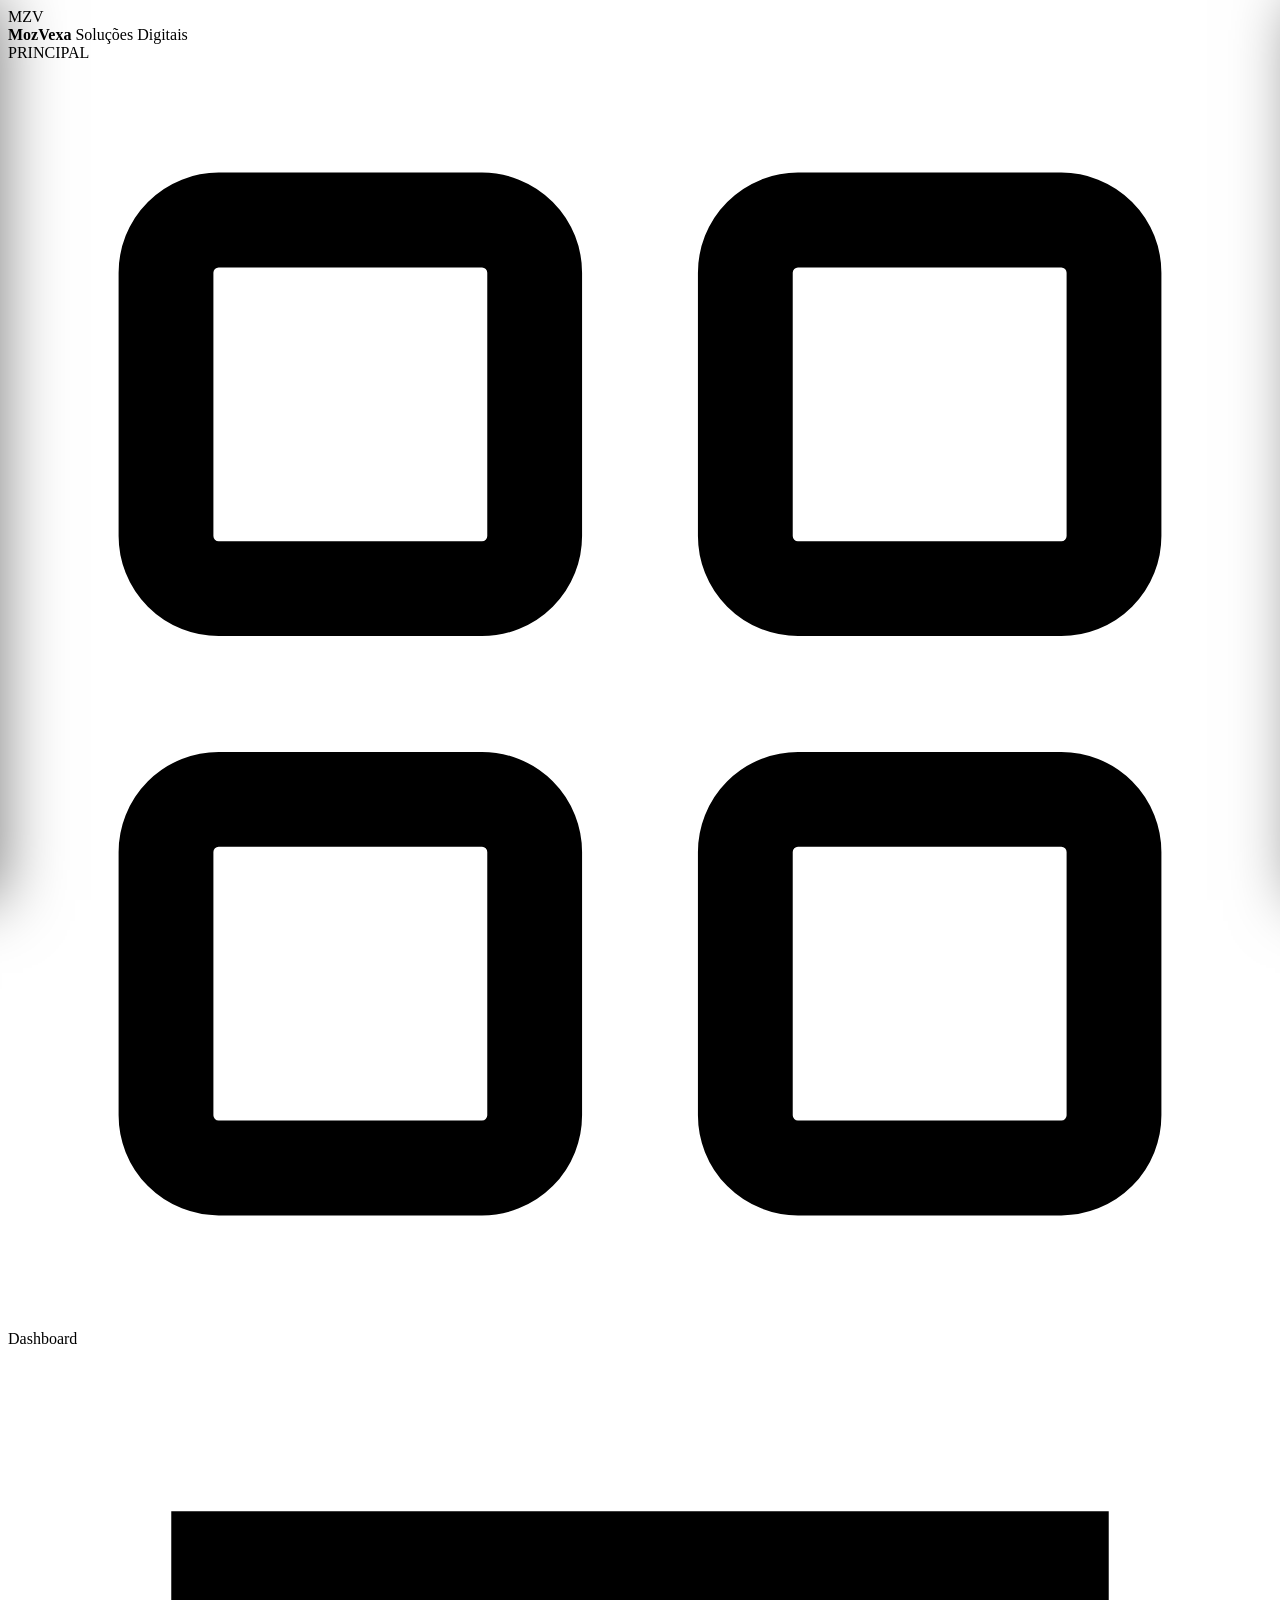
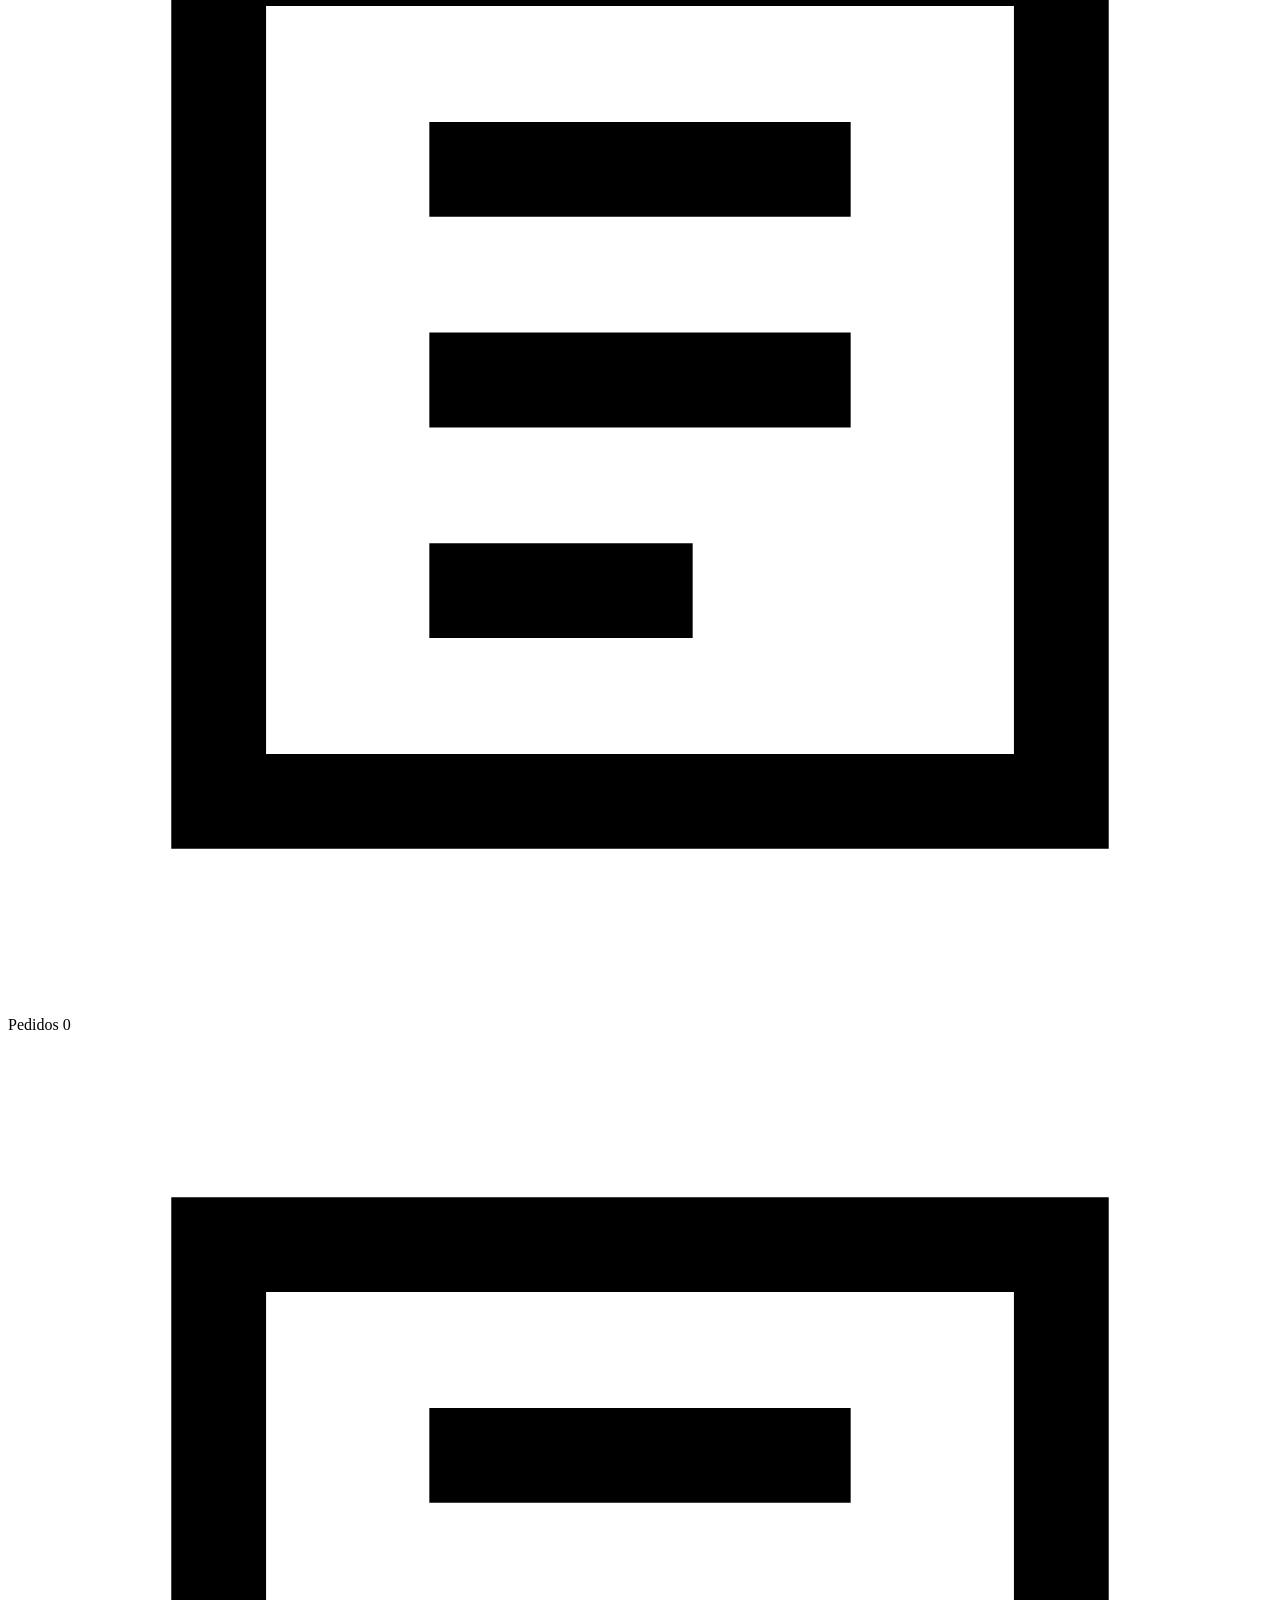
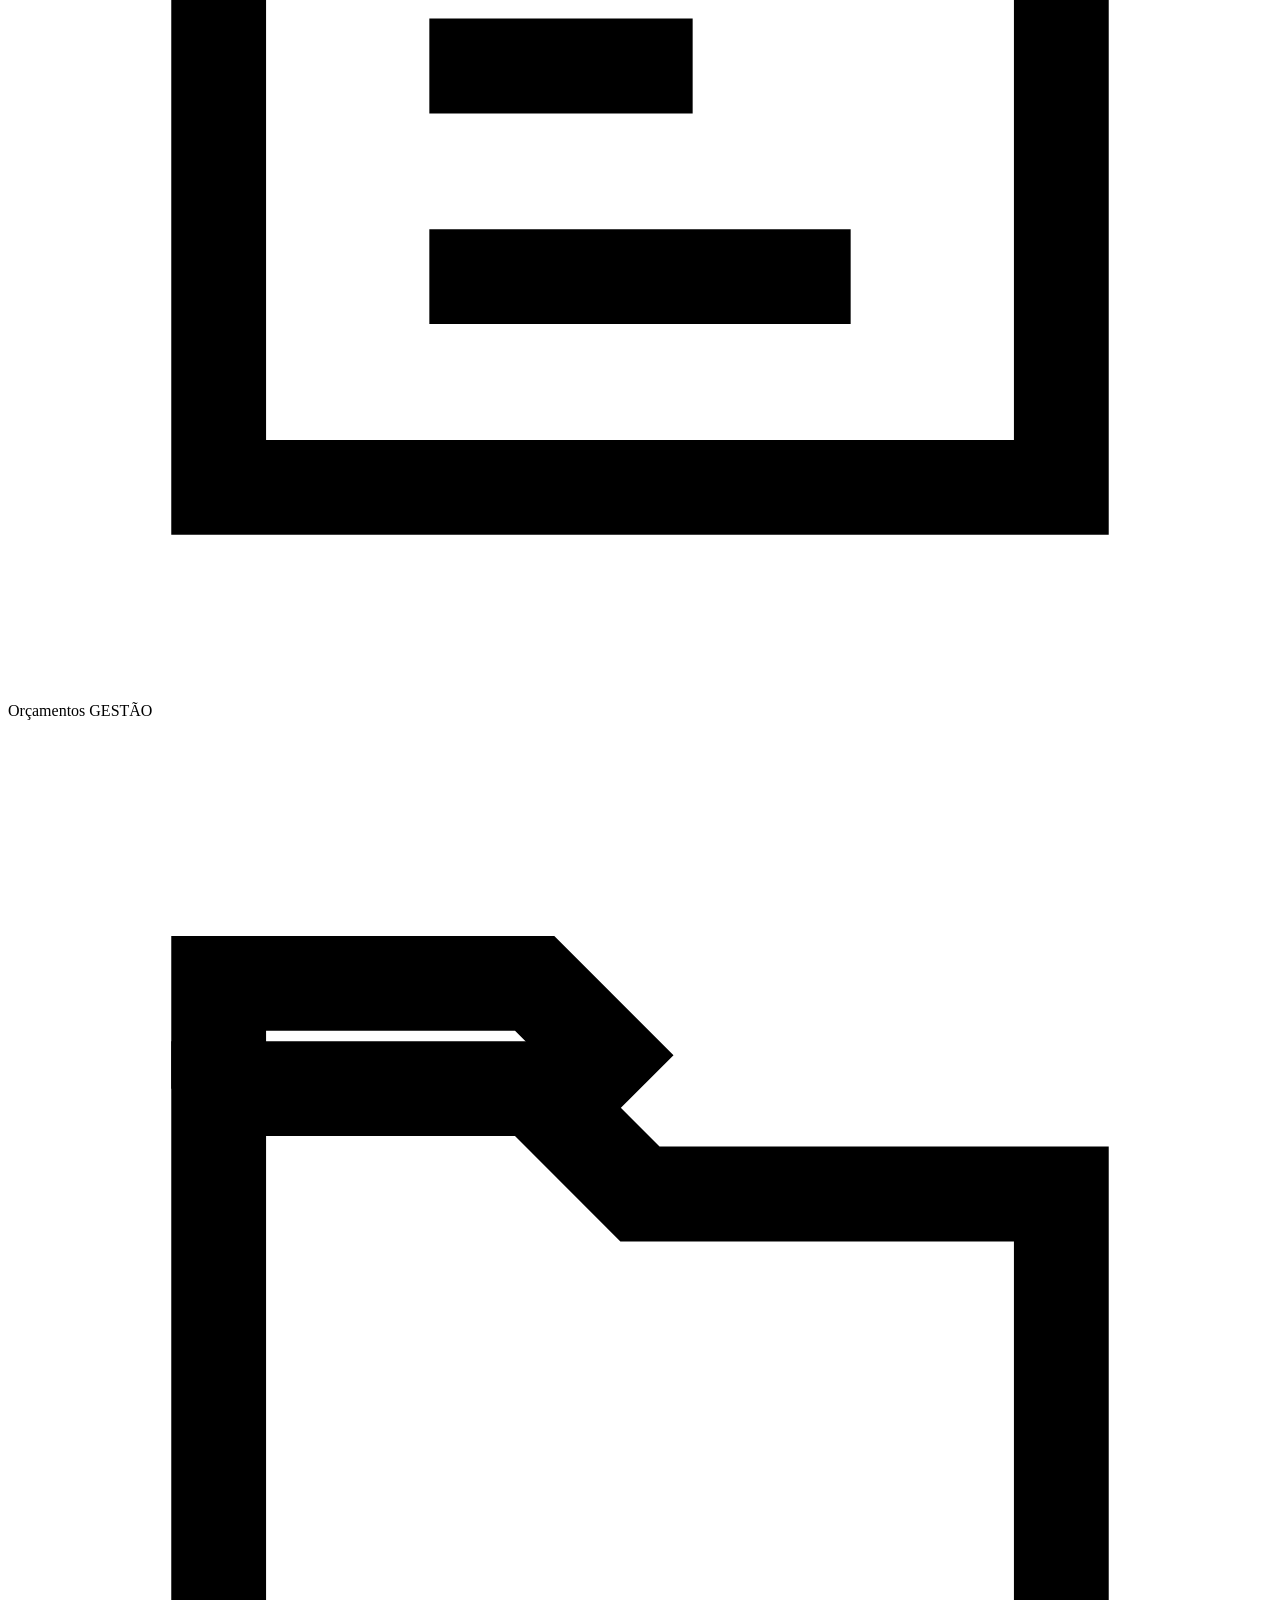
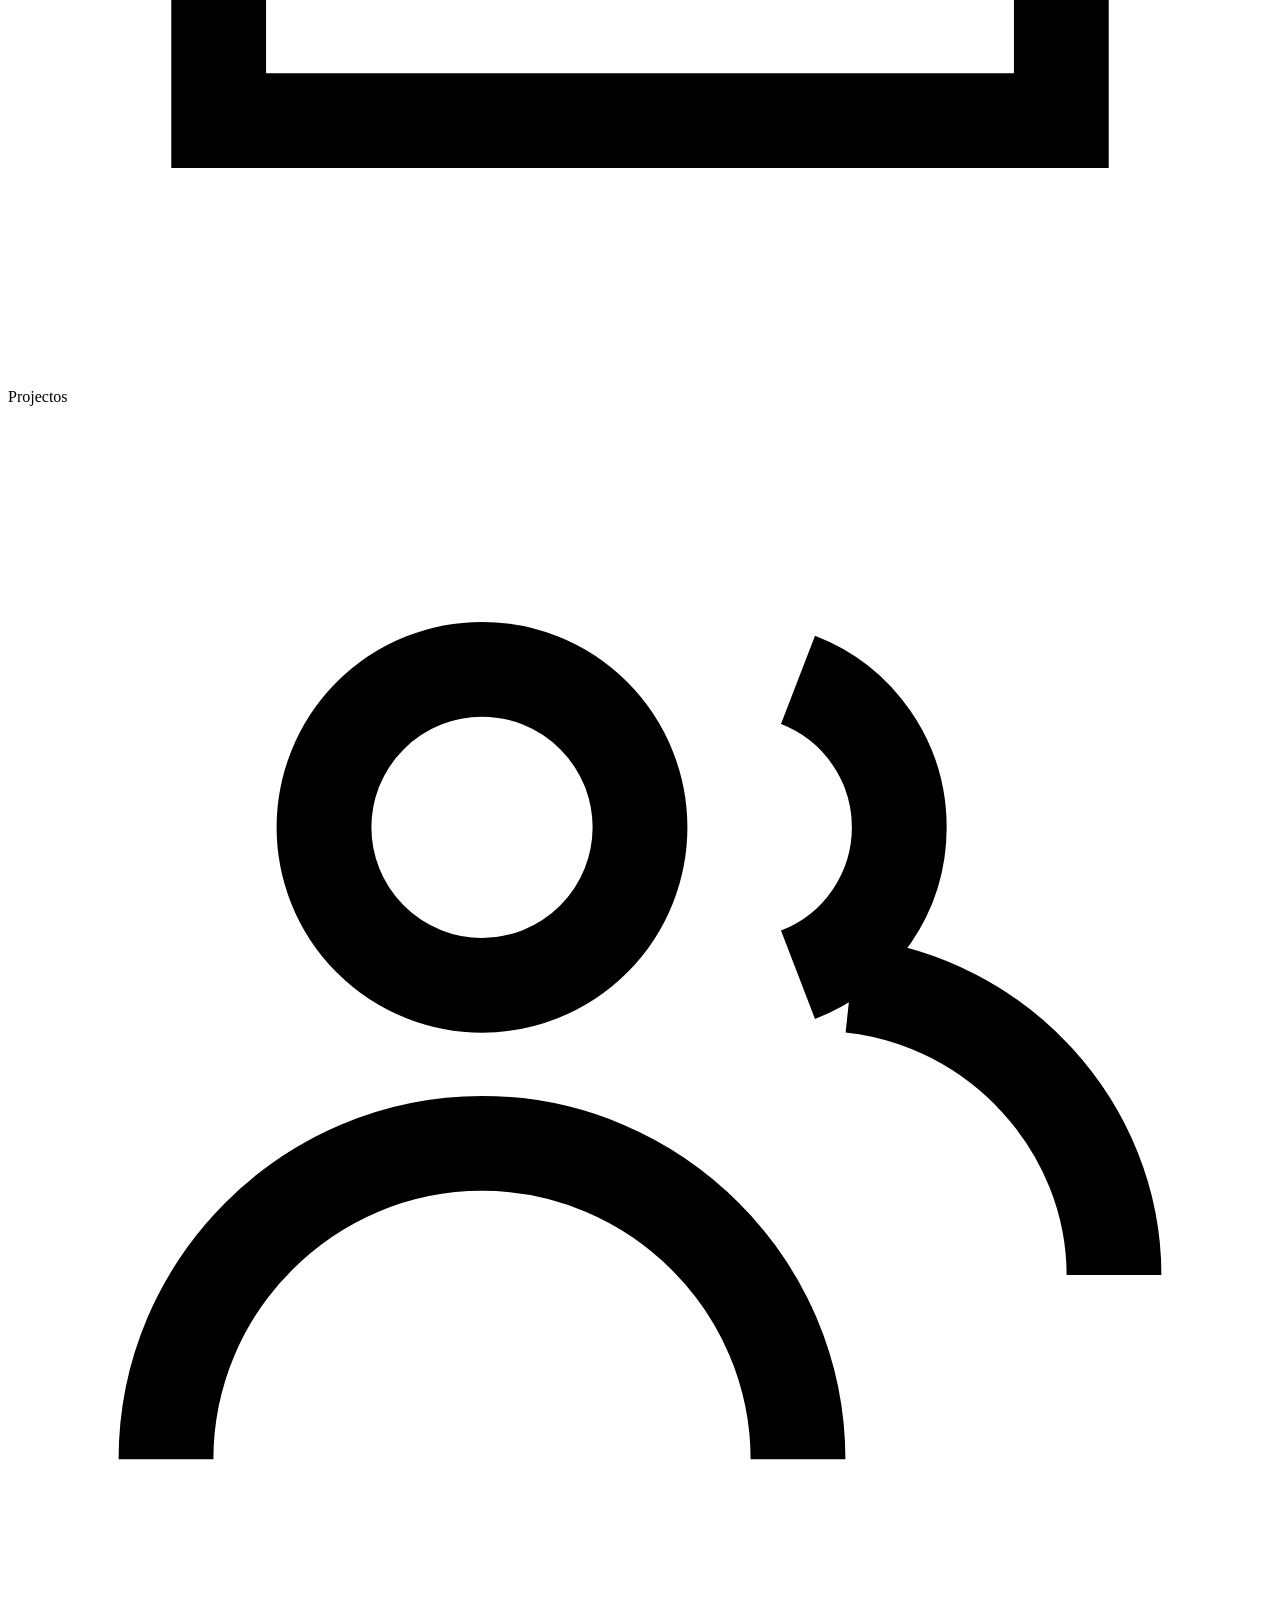
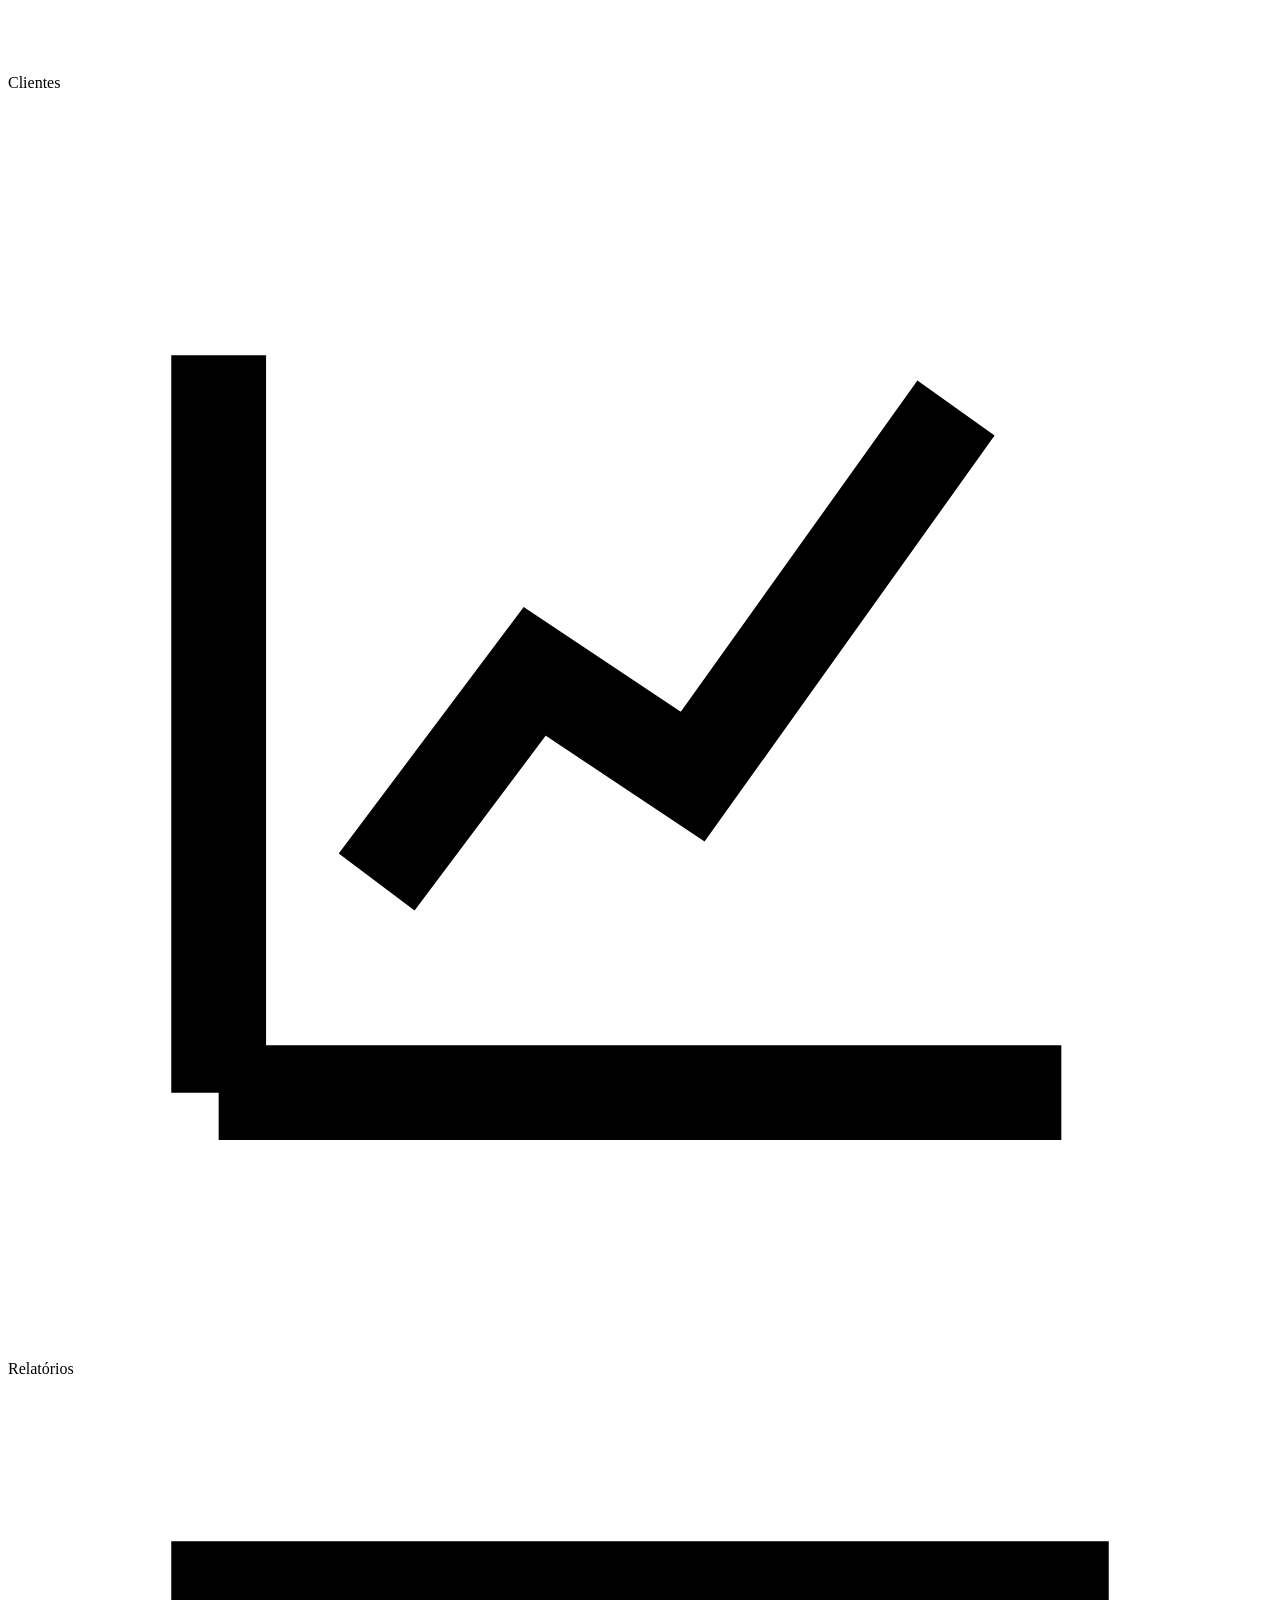
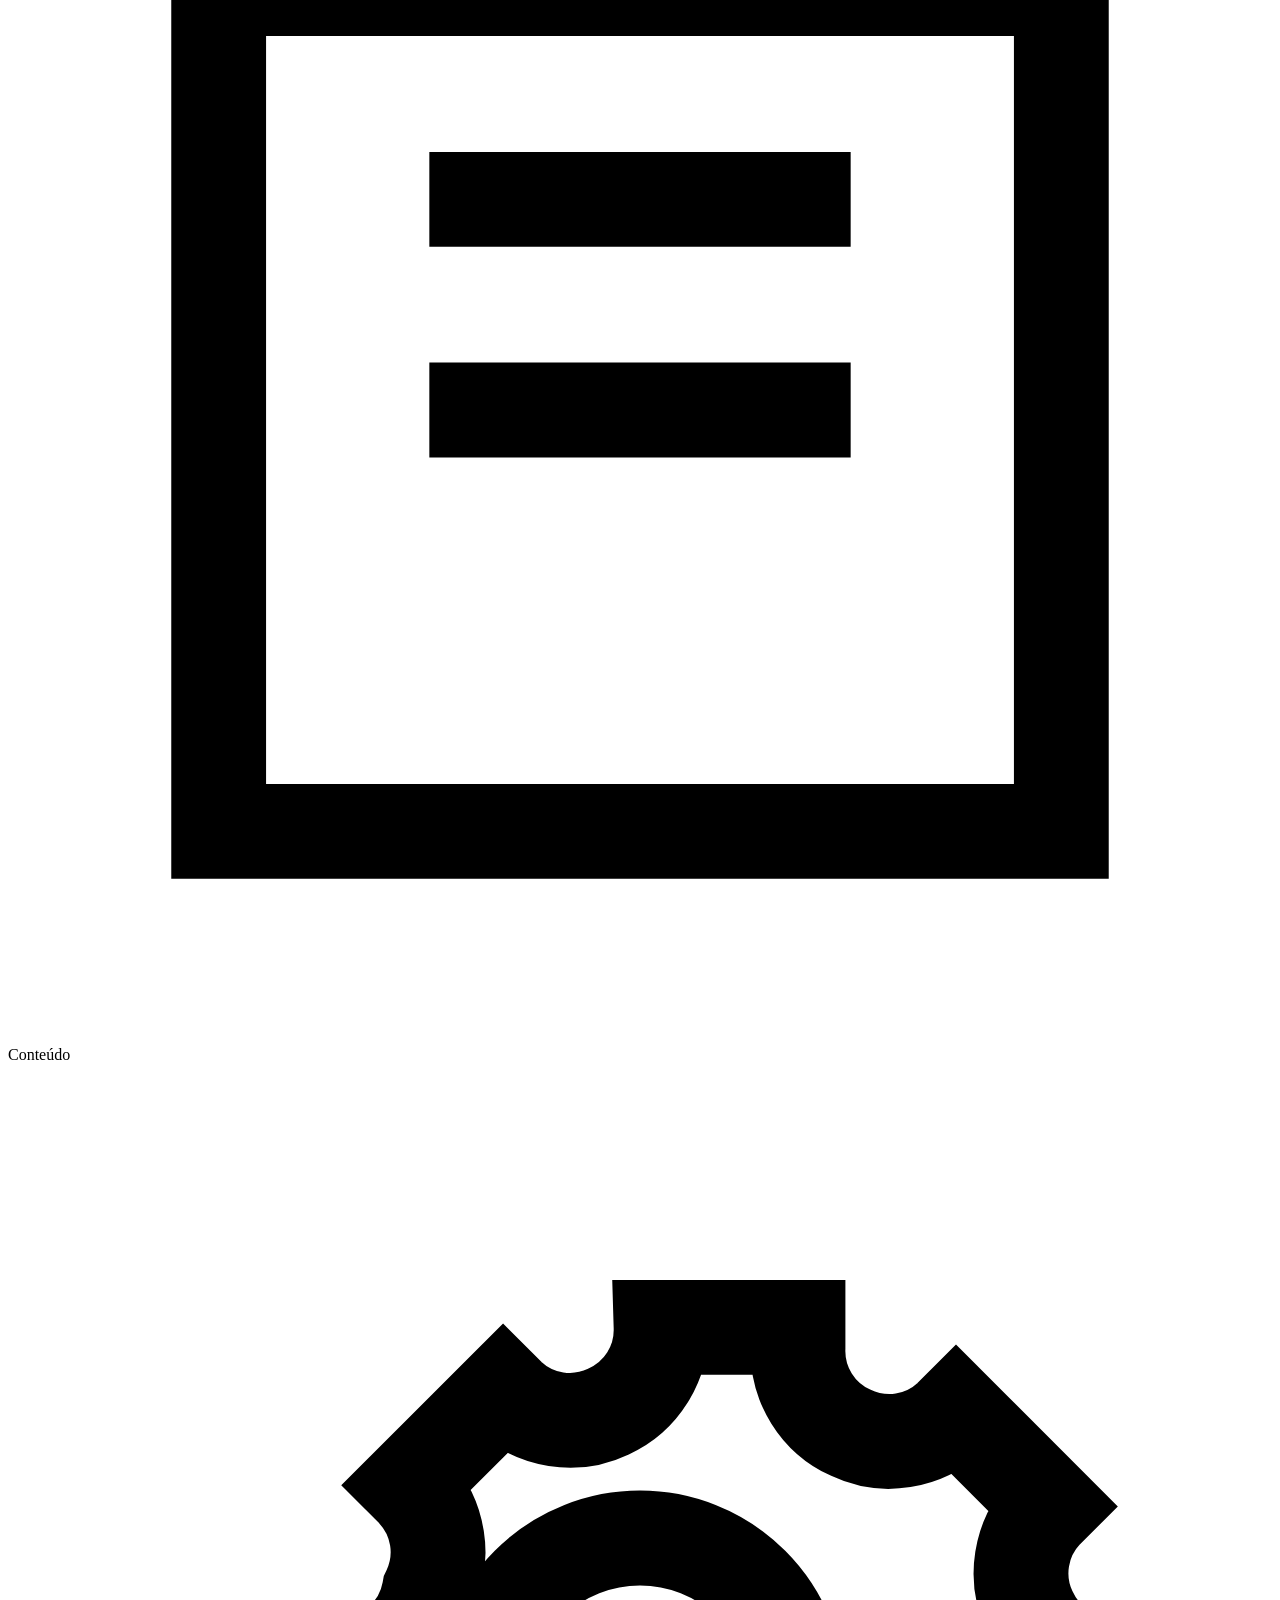
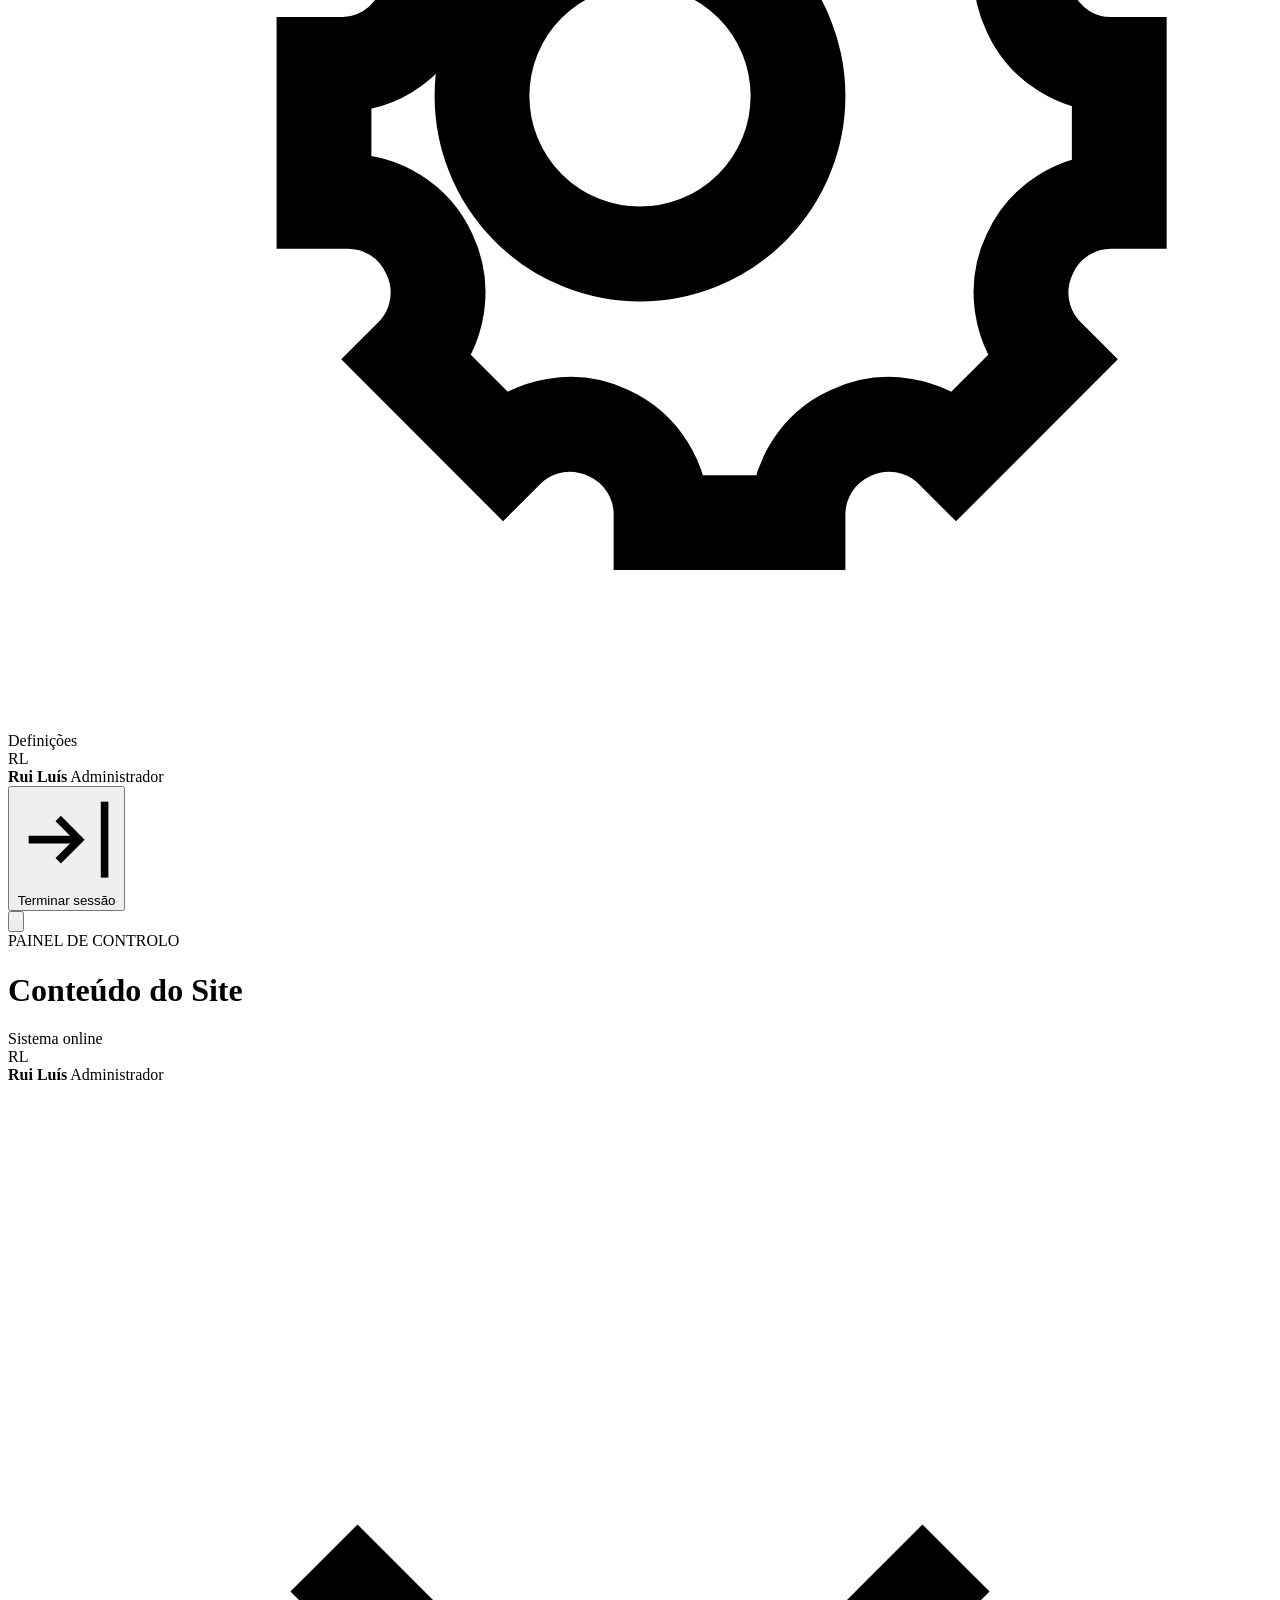
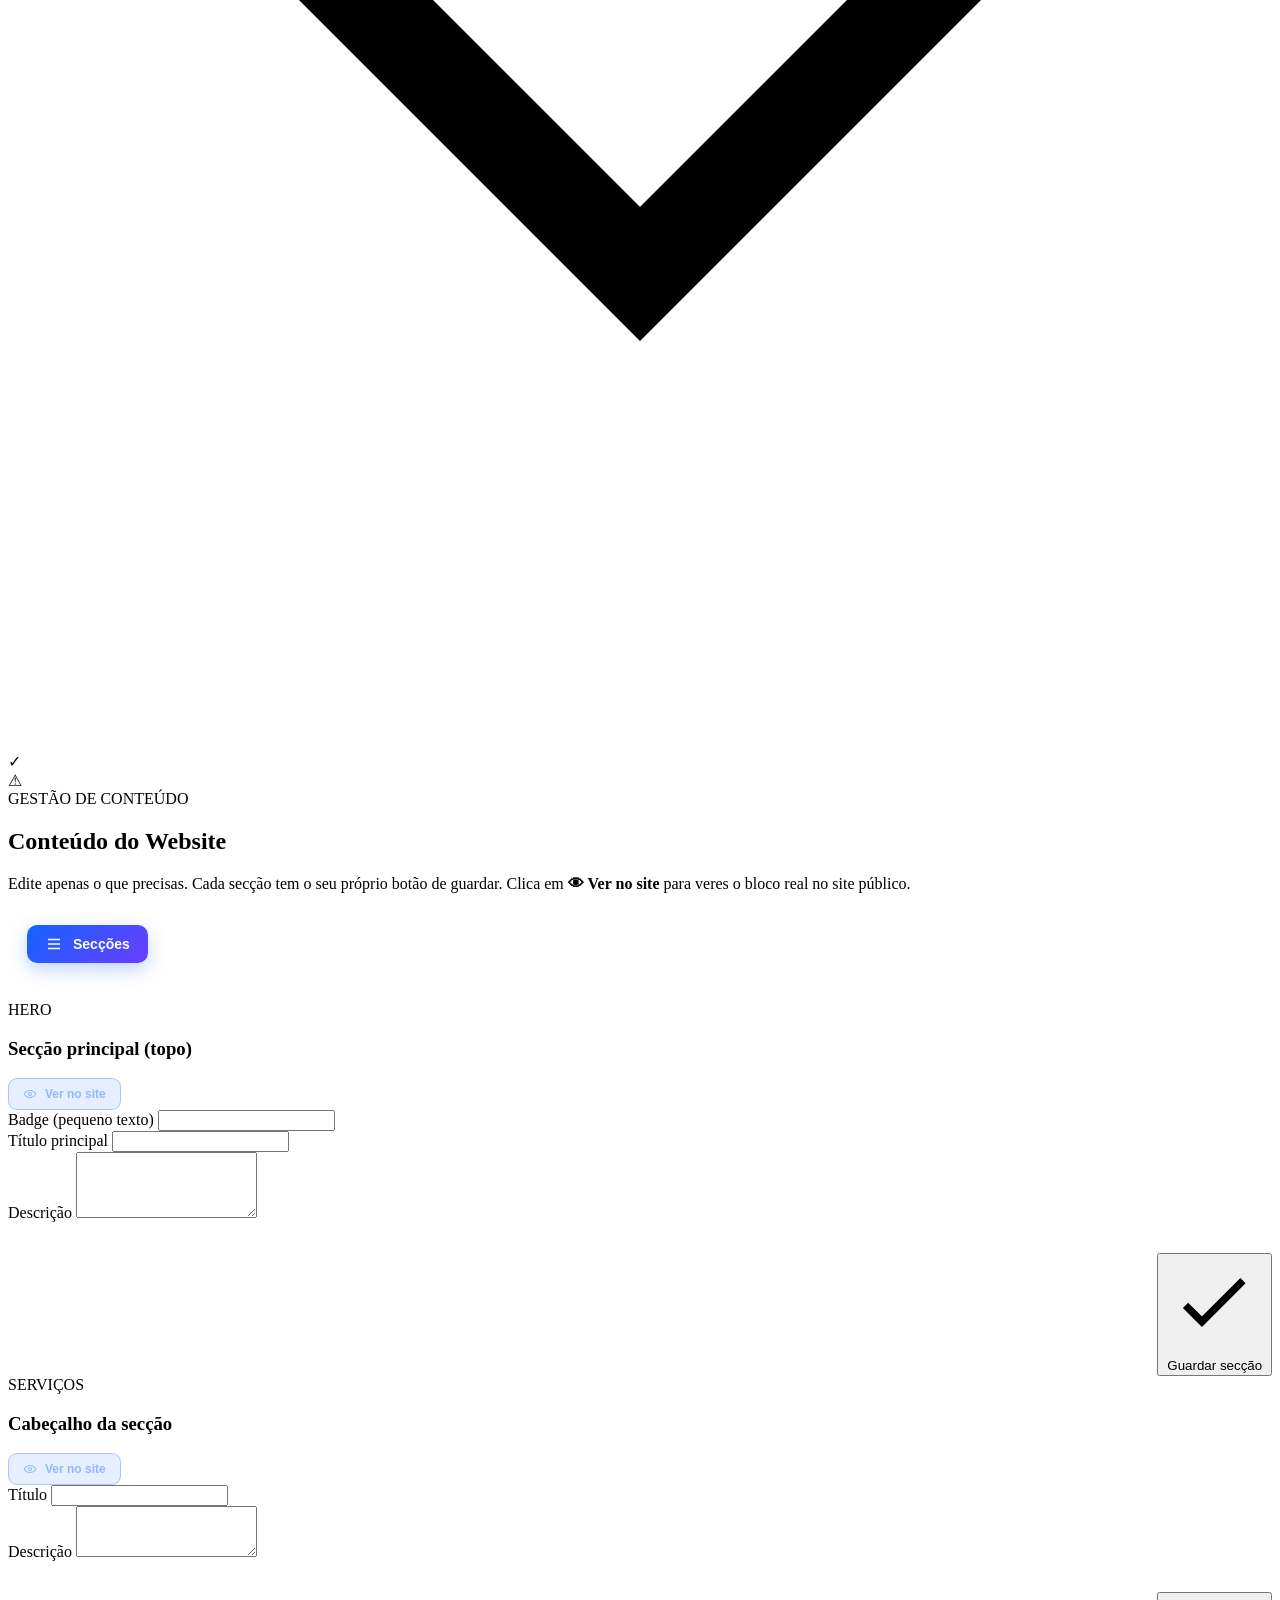
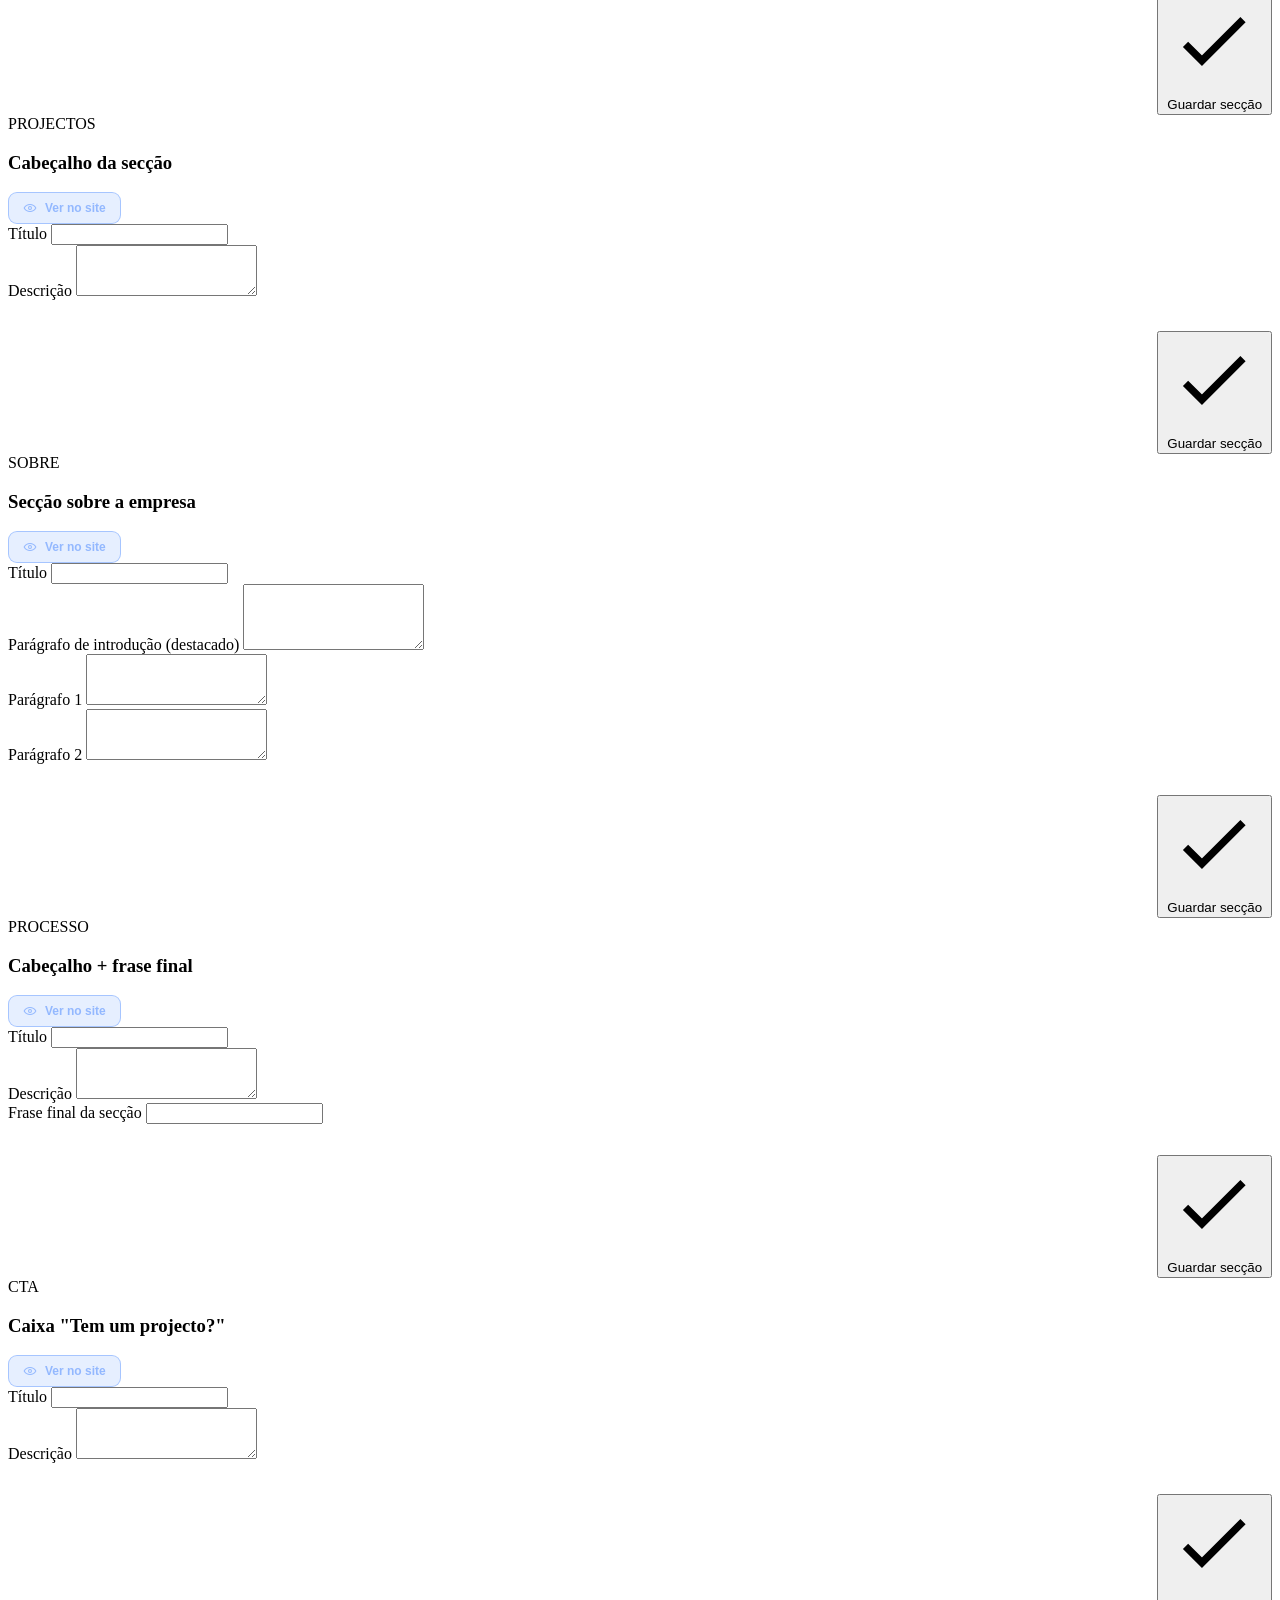
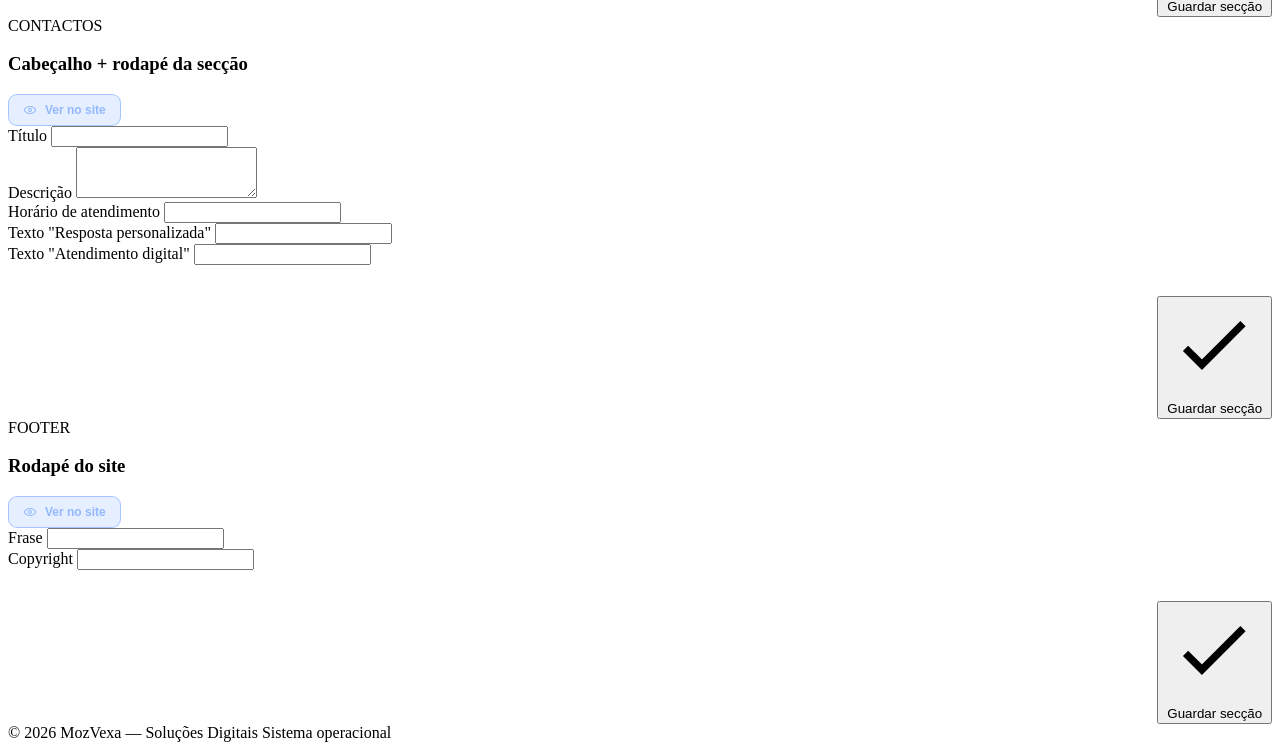
<file: RuiLuisSolucoesDigitais/src/main/resources/templates/conteudo.html>
<!DOCTYPE html>
<html lang="pt-PT" xmlns:th="http://www.thymeleaf.org">

<head>
    <meta charset="UTF-8">
    <meta name="viewport" content="width=device-width, initial-scale=1.0">
    <meta name="theme-color" content="#07152f">
    <title>Conteúdo | MozVexa Admin</title>
    <link rel="stylesheet" th:href="@{/css/admin.css}">
</head>


<body class="admin-page">

    <div class="ambient-background">
        <div class="ambient-grid"></div>
        <div class="ambient-orb orb-blue"></div>
        <div class="ambient-orb orb-purple"></div>
        <div class="ambient-orb orb-red"></div>
        <div class="ambient-orb orb-green"></div>
        <div class="ambient-orb orb-cyan"></div>
        <div class="ambient-glow"></div>
    </div>

    <div class="particles" id="particles"></div>


    <div class="admin-layout">

        <!-- SIDEBAR -->
        <aside class="admin-sidebar" id="adminSidebar">

            <div class="admin-brand">
                <div class="brand-logo">
                    <span>MZV</span>
                    <i></i>
                </div>
                <div class="brand-text">
                    <strong>MozVexa</strong>
                    <span>Soluções Digitais</span>
                </div>
            </div>

            <div class="sidebar-line"></div>

            <nav class="admin-nav">

                <span class="nav-title">PRINCIPAL</span>

                <a th:href="@{/admin}" class="nav-item">
                    <span class="nav-icon">
                        <svg viewBox="0 0 24 24" fill="none" stroke="currentColor" stroke-width="1.8">
                            <rect x="3" y="3" width="7" height="7" rx="1" />
                            <rect x="14" y="3" width="7" height="7" rx="1" />
                            <rect x="3" y="14" width="7" height="7" rx="1" />
                            <rect x="14" y="14" width="7" height="7" rx="1" />
                        </svg>
                    </span>
                    <span class="nav-text">Dashboard</span>
                </a>

                <a th:href="@{/admin#pedidos}" class="nav-item">
                    <span class="nav-icon">
                        <svg viewBox="0 0 24 24" fill="none" stroke="currentColor" stroke-width="1.8">
                            <path d="M4 4h16v16H4z" />
                            <path d="M8 8h8" />
                            <path d="M8 12h8" />
                            <path d="M8 16h5" />
                        </svg>
                    </span>
                    <span class="nav-text">Pedidos</span>
                    <span class="nav-badge" th:text="${totalPedidos}">0</span>
                </a>

                <a th:href="@{/admin#orcamentos}" class="nav-item">
                    <span class="nav-icon">
                        <svg viewBox="0 0 24 24" fill="none" stroke="currentColor" stroke-width="1.8">
                            <path d="M4 4h16v16H4z" />
                            <path d="M8 8h8" />
                            <path d="M8 12h5" />
                            <path d="M8 16h8" />
                        </svg>
                    </span>
                    <span class="nav-text">Orçamentos</span>
                </a>

                <span class="nav-title nav-title-space">GESTÃO</span>

                <a th:href="@{/admin#projectos}" class="nav-item">
                    <span class="nav-icon">
                        <svg viewBox="0 0 24 24" fill="none" stroke="currentColor" stroke-width="1.8">
                            <path d="M4 7h6l2 2h8v10H4z" />
                            <path d="M4 7V5h6l2 2" />
                        </svg>
                    </span>
                    <span class="nav-text">Projectos</span>
                </a>

                <a th:href="@{/admin#clientes}" class="nav-item">
                    <span class="nav-icon">
                        <svg viewBox="0 0 24 24" fill="none" stroke="currentColor" stroke-width="1.8">
                            <circle cx="9" cy="8" r="3" />
                            <path d="M3 20c0-3.3 2.7-6 6-6s6 2.7 6 6" />
                            <path d="M16 11c2.8.3 5 2.7 5 5.5" />
                            <path d="M15 5.2a3 3 0 0 1 0 5.6" />
                        </svg>
                    </span>
                    <span class="nav-text">Clientes</span>
                </a>

                <a th:href="@{/admin#relatorios}" class="nav-item">
                    <span class="nav-icon">
                        <svg viewBox="0 0 24 24" fill="none" stroke="currentColor" stroke-width="1.8">
                            <path d="M4 19V5" />
                            <path d="M4 19h16" />
                            <path d="M7 15l3-4 3 2 5-7" />
                        </svg>
                    </span>
                    <span class="nav-text">Relatórios</span>
                </a>

                <a th:href="@{/admin/conteudo}" class="nav-item active">
                    <span class="nav-icon">
                        <svg viewBox="0 0 24 24" fill="none" stroke="currentColor" stroke-width="1.8">
                            <path d="M4 4h16v16H4z" />
                            <path d="M8 8h8" />
                            <path d="M8 12h8" />
                        </svg>
                    </span>
                    <span class="nav-text">Conteúdo</span>
                </a>

                <a th:href="@{/admin/definicoes}" class="nav-item">
                    <span class="nav-icon">
                        <svg viewBox="0 0 24 24" fill="none" stroke="currentColor" stroke-width="1.8">
                            <circle cx="12" cy="12" r="3" />
                            <path d="M19.4 15a1.7 1.7 0 0 0 .3 1.9l.1.1-1.8 1.8-.1-.1a1.7 1.7 0 0 0-1.9-.3 1.7 1.7 0 0 0-1 1.6v.1h-2.6V20a1.7 1.7 0 0 0-1-1.6 1.7 1.7 0 0 0-1.9.3l-.1.1-1.8-1.8.1-.1A1.7 1.7 0 0 0 8 15a1.7 1.7 0 0 0-1.6-1H6v-2.6h.4A1.7 1.7 0 0 0 8 10a1.7 1.7 0 0 0-.3-1.9l-.1-.1 1.8-1.8.1.1a1.7 1.7 0 0 0 1.9.3 1.7 1.7 0 0 0 1-1.6V5h2.6v.4a1.7 1.7 0 0 0 1 1.6 1.7 1.7 0 0 0 1.9-.3l.1-.1 1.8 1.8-.1.1a1.7 1.7 0 0 0-.3 1.9 1.7 1.7 0 0 0 1.6 1h.1V14h-.1a1.7 1.7 0 0 0-1.6 1z" />
                        </svg>
                    </span>
                    <span class="nav-text">Definições</span>
                </a>

            </nav>


            <div class="sidebar-bottom">

                <div class="sidebar-profile">
                    <div class="profile-avatar">RL</div>
                    <div class="profile-info">
                        <strong>Rui Luís</strong>
                        <span>Administrador</span>
                    </div>
                    <span class="profile-online"></span>
                </div>

                <form th:action="@{/logout}" method="post">
                    <button type="submit" class="logout-button">
                        <svg viewBox="0 0 24 24" fill="none" stroke="currentColor" stroke-width="1.8">
                            <path d="M10 17l5-5-5-5" />
                            <path d="M15 12H3" />
                            <path d="M21 3v18" />
                        </svg>
                        <span>Terminar sessão</span>
                    </button>
                </form>

            </div>

        </aside>


        <!-- MAIN -->
        <main class="admin-main">

            <header class="admin-topbar">
                <div class="topbar-left">
                    <button type="button" class="mobile-menu" id="mobileMenu">
                        <svg viewBox="0 0 24 24" fill="none" stroke="currentColor" stroke-width="2">
                            <path d="M4 6h16" />
                            <path d="M4 12h16" />
                            <path d="M4 18h16" />
                        </svg>
                    </button>

                    <div>
                        <span class="topbar-label">PAINEL DE CONTROLO</span>
                        <h1>Conteúdo do Site</h1>
                    </div>
                </div>

                <div class="topbar-right">
                    <div class="system-status">
                        <span class="status-dot"></span>
                        Sistema online
                    </div>

                    <div class="topbar-profile">
                        <div class="topbar-avatar">RL</div>
                        <div>
                            <strong>Rui Luís</strong>
                            <span>Administrador</span>
                        </div>
                        <svg class="profile-arrow" viewBox="0 0 24 24" fill="none" stroke="currentColor" stroke-width="1.8">
                            <path d="m6 9 6 6 6-6" />
                        </svg>
                    </div>
                </div>
            </header>


            <div class="dashboard-content">

                <div th:if="${sucesso}" class="flash-message flash-success">
                    ✓ <span th:text="${sucesso}"></span>
                </div>

                <div th:if="${erro}" class="flash-message flash-error">
                    ⚠ <span th:text="${erro}"></span>
                </div>


                <section class="dashboard-hero settings-hero">
                    <div class="hero-content">
                        <div class="hero-badge">
                            <span class="badge-pulse"></span>
                            GESTÃO DE CONTEÚDO
                        </div>
                        <h2>Conteúdo do <span>Website</span></h2>
                        <p>Edite apenas o que precisas. Cada secção tem o seu próprio botão de guardar. Clica em <strong>👁 Ver no site</strong> para veres o bloco real no site público.</p>
                    </div>
                </section>


                <!-- TOOLBAR -->
                <div class="content-toolbar">

                    <button type="button" class="content-menu-toggle" id="contentMenuToggle" title="Índice">
                        <svg viewBox="0 0 24 24" fill="none" stroke="currentColor" stroke-width="2">
                            <path d="M4 6h16" />
                            <path d="M4 12h16" />
                            <path d="M4 18h16" />
                        </svg>
                        <span>Secções</span>
                    </button>

                    <div class="content-toolbar-right">

                        <button type="button" class="content-preview-toggle" id="contentPreviewToggle">
                            <svg viewBox="0 0 24 24" fill="none" stroke="currentColor" stroke-width="1.8">
                                <path d="M2 12s3.5-6 10-6 10 6 10 6-3.5 6-10 6-10-6-10-6z" />
                                <circle cx="12" cy="12" r="2.5" />
                            </svg>
                            <span>Pré-visualizar site</span>
                        </button>

                    </div>

                </div>


                <!-- FORMULÁRIO -->
                <div id="conteudoForm">


                    <!-- ============ HERO ============ -->
                    <form th:action="@{/admin/conteudo/hero}" method="post"
                          class="glass-panel settings-panel" id="sec-hero"
                          data-anchor="inicio">

                        <div class="panel-header">
                            <div>
                                <span class="panel-label">HERO</span>
                                <h3>Secção principal (topo)</h3>
                            </div>

                            <button type="button" class="section-preview-button"
                                    data-anchor="inicio">
                                <svg viewBox="0 0 24 24" fill="none" stroke="currentColor" stroke-width="1.8">
                                    <path d="M2 12s3.5-6 10-6 10 6 10 6-3.5 6-10 6-10-6-10-6z" />
                                    <circle cx="12" cy="12" r="2.5" />
                                </svg>
                                Ver no site
                            </button>
                        </div>

                        <div class="settings-form">
                            <div class="settings-grid">

                                <div class="settings-group settings-full">
                                    <label for="heroBadge">Badge (pequeno texto)</label>
                                    <input type="text" id="heroBadge" name="heroBadge"
                                           th:value="${config.heroBadge}" required>
                                </div>

                                <div class="settings-group settings-full">
                                    <label for="heroTitulo">Título principal</label>
                                    <input type="text" id="heroTitulo" name="heroTitulo"
                                           th:value="${config.heroTitulo}" required>
                                </div>

                                <div class="settings-group settings-full">
                                    <label for="heroDescricao">Descrição</label>
                                    <textarea id="heroDescricao" name="heroDescricao" rows="4"
                                              th:text="${config.heroDescricao}" required></textarea>
                                </div>

                            </div>

                            <div class="settings-footer settings-footer-inline">
                                <button type="submit" class="settings-save-button">
                                    <svg viewBox="0 0 24 24" fill="none" stroke="currentColor" stroke-width="1.8">
                                        <path d="m5 12 4 4L19 6" />
                                    </svg>
                                    Guardar secção
                                </button>
                            </div>
                        </div>

                    </form>


                    <!-- ============ SERVIÇOS ============ -->
                    <form th:action="@{/admin/conteudo/servicos}" method="post"
                          class="glass-panel settings-panel" id="sec-servicos"
                          data-anchor="servicos">

                        <div class="panel-header">
                            <div>
                                <span class="panel-label">SERVIÇOS</span>
                                <h3>Cabeçalho da secção</h3>
                            </div>

                            <button type="button" class="section-preview-button"
                                    data-anchor="servicos">
                                <svg viewBox="0 0 24 24" fill="none" stroke="currentColor" stroke-width="1.8">
                                    <path d="M2 12s3.5-6 10-6 10 6 10 6-3.5 6-10 6-10-6-10-6z" />
                                    <circle cx="12" cy="12" r="2.5" />
                                </svg>
                                Ver no site
                            </button>
                        </div>

                        <div class="settings-form">
                            <div class="settings-grid">

                                <div class="settings-group settings-full">
                                    <label for="servicosTitulo">Título</label>
                                    <input type="text" id="servicosTitulo" name="servicosTitulo"
                                           th:value="${config.servicosTitulo}" required>
                                </div>

                                <div class="settings-group settings-full">
                                    <label for="servicosDescricao">Descrição</label>
                                    <textarea id="servicosDescricao" name="servicosDescricao" rows="3"
                                              th:text="${config.servicosDescricao}" required></textarea>
                                </div>

                            </div>

                            <div class="settings-footer settings-footer-inline">
                                <button type="submit" class="settings-save-button">
                                    <svg viewBox="0 0 24 24" fill="none" stroke="currentColor" stroke-width="1.8">
                                        <path d="m5 12 4 4L19 6" />
                                    </svg>
                                    Guardar secção
                                </button>
                            </div>
                        </div>

                    </form>


                    <!-- ============ PROJECTOS ============ -->
                    <form th:action="@{/admin/conteudo/projectos}" method="post"
                          class="glass-panel settings-panel" id="sec-projectos"
                          data-anchor="projectos">

                        <div class="panel-header">
                            <div>
                                <span class="panel-label">PROJECTOS</span>
                                <h3>Cabeçalho da secção</h3>
                            </div>

                            <button type="button" class="section-preview-button"
                                    data-anchor="projectos">
                                <svg viewBox="0 0 24 24" fill="none" stroke="currentColor" stroke-width="1.8">
                                    <path d="M2 12s3.5-6 10-6 10 6 10 6-3.5 6-10 6-10-6-10-6z" />
                                    <circle cx="12" cy="12" r="2.5" />
                                </svg>
                                Ver no site
                            </button>
                        </div>

                        <div class="settings-form">
                            <div class="settings-grid">

                                <div class="settings-group settings-full">
                                    <label for="projectosTitulo">Título</label>
                                    <input type="text" id="projectosTitulo" name="projectosTitulo"
                                           th:value="${config.projectosTitulo}" required>
                                </div>

                                <div class="settings-group settings-full">
                                    <label for="projectosDescricao">Descrição</label>
                                    <textarea id="projectosDescricao" name="projectosDescricao" rows="3"
                                              th:text="${config.projectosDescricao}" required></textarea>
                                </div>

                            </div>

                            <div class="settings-footer settings-footer-inline">
                                <button type="submit" class="settings-save-button">
                                    <svg viewBox="0 0 24 24" fill="none" stroke="currentColor" stroke-width="1.8">
                                        <path d="m5 12 4 4L19 6" />
                                    </svg>
                                    Guardar secção
                                </button>
                            </div>
                        </div>

                    </form>


                    <!-- ============ SOBRE ============ -->
                    <form th:action="@{/admin/conteudo/sobre}" method="post"
                          class="glass-panel settings-panel" id="sec-sobre"
                          data-anchor="sobre">

                        <div class="panel-header">
                            <div>
                                <span class="panel-label">SOBRE</span>
                                <h3>Secção sobre a empresa</h3>
                            </div>

                            <button type="button" class="section-preview-button"
                                    data-anchor="sobre">
                                <svg viewBox="0 0 24 24" fill="none" stroke="currentColor" stroke-width="1.8">
                                    <path d="M2 12s3.5-6 10-6 10 6 10 6-3.5 6-10 6-10-6-10-6z" />
                                    <circle cx="12" cy="12" r="2.5" />
                                </svg>
                                Ver no site
                            </button>
                        </div>

                        <div class="settings-form">
                            <div class="settings-grid">

                                <div class="settings-group settings-full">
                                    <label for="sobreTitulo">Título</label>
                                    <input type="text" id="sobreTitulo" name="sobreTitulo"
                                           th:value="${config.sobreTitulo}" required>
                                </div>

                                <div class="settings-group settings-full">
                                    <label for="sobreIntro">Parágrafo de introdução (destacado)</label>
                                    <textarea id="sobreIntro" name="sobreIntro" rows="4"
                                              th:text="${config.sobreIntro}" required></textarea>
                                </div>

                                <div class="settings-group settings-full">
                                    <label for="sobreTexto1">Parágrafo 1</label>
                                    <textarea id="sobreTexto1" name="sobreTexto1" rows="3"
                                              th:text="${config.sobreTexto1}" required></textarea>
                                </div>

                                <div class="settings-group settings-full">
                                    <label for="sobreTexto2">Parágrafo 2</label>
                                    <textarea id="sobreTexto2" name="sobreTexto2" rows="3"
                                              th:text="${config.sobreTexto2}" required></textarea>
                                </div>

                            </div>

                            <div class="settings-footer settings-footer-inline">
                                <button type="submit" class="settings-save-button">
                                    <svg viewBox="0 0 24 24" fill="none" stroke="currentColor" stroke-width="1.8">
                                        <path d="m5 12 4 4L19 6" />
                                    </svg>
                                    Guardar secção
                                </button>
                            </div>
                        </div>

                    </form>


                    <!-- ============ PROCESSO ============ -->
                    <form th:action="@{/admin/conteudo/processo}" method="post"
                          class="glass-panel settings-panel" id="sec-processo"
                          data-anchor="processo">

                        <div class="panel-header">
                            <div>
                                <span class="panel-label">PROCESSO</span>
                                <h3>Cabeçalho + frase final</h3>
                            </div>

                            <button type="button" class="section-preview-button"
                                    data-anchor="processo">
                                <svg viewBox="0 0 24 24" fill="none" stroke="currentColor" stroke-width="1.8">
                                    <path d="M2 12s3.5-6 10-6 10 6 10 6-3.5 6-10 6-10-6-10-6z" />
                                    <circle cx="12" cy="12" r="2.5" />
                                </svg>
                                Ver no site
                            </button>
                        </div>

                        <div class="settings-form">
                            <div class="settings-grid">

                                <div class="settings-group settings-full">
                                    <label for="processoTitulo">Título</label>
                                    <input type="text" id="processoTitulo" name="processoTitulo"
                                           th:value="${config.processoTitulo}" required>
                                </div>

                                <div class="settings-group settings-full">
                                    <label for="processoDescricao">Descrição</label>
                                    <textarea id="processoDescricao" name="processoDescricao" rows="3"
                                              th:text="${config.processoDescricao}" required></textarea>
                                </div>

                                <div class="settings-group settings-full">
                                    <label for="processoFrase">Frase final da secção</label>
                                    <input type="text" id="processoFrase" name="processoFrase"
                                           th:value="${config.processoFrase}" required>
                                </div>

                            </div>

                            <div class="settings-footer settings-footer-inline">
                                <button type="submit" class="settings-save-button">
                                    <svg viewBox="0 0 24 24" fill="none" stroke="currentColor" stroke-width="1.8">
                                        <path d="m5 12 4 4L19 6" />
                                    </svg>
                                    Guardar secção
                                </button>
                            </div>
                        </div>

                    </form>


                    <!-- ============ CTA ============ -->
                    <form th:action="@{/admin/conteudo/cta}" method="post"
                          class="glass-panel settings-panel" id="sec-cta"
                          data-anchor="orcamento">

                        <div class="panel-header">
                            <div>
                                <span class="panel-label">CTA</span>
                                <h3>Caixa "Tem um projecto?"</h3>
                            </div>

                            <button type="button" class="section-preview-button"
                                    data-anchor="orcamento">
                                <svg viewBox="0 0 24 24" fill="none" stroke="currentColor" stroke-width="1.8">
                                    <path d="M2 12s3.5-6 10-6 10 6 10 6-3.5 6-10 6-10-6-10-6z" />
                                    <circle cx="12" cy="12" r="2.5" />
                                </svg>
                                Ver no site
                            </button>
                        </div>

                        <div class="settings-form">
                            <div class="settings-grid">

                                <div class="settings-group settings-full">
                                    <label for="ctaTitulo">Título</label>
                                    <input type="text" id="ctaTitulo" name="ctaTitulo"
                                           th:value="${config.ctaTitulo}" required>
                                </div>

                                <div class="settings-group settings-full">
                                    <label for="ctaDescricao">Descrição</label>
                                    <textarea id="ctaDescricao" name="ctaDescricao" rows="3"
                                              th:text="${config.ctaDescricao}" required></textarea>
                                </div>

                            </div>

                            <div class="settings-footer settings-footer-inline">
                                <button type="submit" class="settings-save-button">
                                    <svg viewBox="0 0 24 24" fill="none" stroke="currentColor" stroke-width="1.8">
                                        <path d="m5 12 4 4L19 6" />
                                    </svg>
                                    Guardar secção
                                </button>
                            </div>
                        </div>

                    </form>


                    <!-- ============ CONTACTOS ============ -->
                    <form th:action="@{/admin/conteudo/contactos}" method="post"
                          class="glass-panel settings-panel" id="sec-contactos"
                          data-anchor="contactos">

                        <div class="panel-header">
                            <div>
                                <span class="panel-label">CONTACTOS</span>
                                <h3>Cabeçalho + rodapé da secção</h3>
                            </div>

                            <button type="button" class="section-preview-button"
                                    data-anchor="contactos">
                                <svg viewBox="0 0 24 24" fill="none" stroke="currentColor" stroke-width="1.8">
                                    <path d="M2 12s3.5-6 10-6 10 6 10 6-3.5 6-10 6-10-6-10-6z" />
                                    <circle cx="12" cy="12" r="2.5" />
                                </svg>
                                Ver no site
                            </button>
                        </div>

                        <div class="settings-form">
                            <div class="settings-grid">

                                <div class="settings-group settings-full">
                                    <label for="contactosTitulo">Título</label>
                                    <input type="text" id="contactosTitulo" name="contactosTitulo"
                                           th:value="${config.contactosTitulo}" required>
                                </div>

                                <div class="settings-group settings-full">
                                    <label for="contactosDescricao">Descrição</label>
                                    <textarea id="contactosDescricao" name="contactosDescricao" rows="3"
                                              th:text="${config.contactosDescricao}" required></textarea>
                                </div>

                                <div class="settings-group">
                                    <label for="contactoHorario">Horário de atendimento</label>
                                    <input type="text" id="contactoHorario" name="contactoHorario"
                                           th:value="${config.contactoHorario}" required>
                                </div>

                                <div class="settings-group">
                                    <label for="contactoResposta">Texto "Resposta personalizada"</label>
                                    <input type="text" id="contactoResposta" name="contactoResposta"
                                           th:value="${config.contactoResposta}" required>
                                </div>

                                <div class="settings-group settings-full">
                                    <label for="contactoAtendimento">Texto "Atendimento digital"</label>
                                    <input type="text" id="contactoAtendimento" name="contactoAtendimento"
                                           th:value="${config.contactoAtendimento}" required>
                                </div>

                            </div>

                            <div class="settings-footer settings-footer-inline">
                                <button type="submit" class="settings-save-button">
                                    <svg viewBox="0 0 24 24" fill="none" stroke="currentColor" stroke-width="1.8">
                                        <path d="m5 12 4 4L19 6" />
                                    </svg>
                                    Guardar secção
                                </button>
                            </div>
                        </div>

                    </form>


                    <!-- ============ FOOTER ============ -->
                    <form th:action="@{/admin/conteudo/footer}" method="post"
                          class="glass-panel settings-panel" id="sec-footer"
                          data-anchor="footer">

                        <div class="panel-header">
                            <div>
                                <span class="panel-label">FOOTER</span>
                                <h3>Rodapé do site</h3>
                            </div>

                            <button type="button" class="section-preview-button"
                                    data-anchor="footer">
                                <svg viewBox="0 0 24 24" fill="none" stroke="currentColor" stroke-width="1.8">
                                    <path d="M2 12s3.5-6 10-6 10 6 10 6-3.5 6-10 6-10-6-10-6z" />
                                    <circle cx="12" cy="12" r="2.5" />
                                </svg>
                                Ver no site
                            </button>
                        </div>

                        <div class="settings-form">
                            <div class="settings-grid">

                                <div class="settings-group settings-full">
                                    <label for="footerFrase">Frase</label>
                                    <input type="text" id="footerFrase" name="footerFrase"
                                           th:value="${config.footerFrase}" required>
                                </div>

                                <div class="settings-group settings-full">
                                    <label for="footerCopyright">Copyright</label>
                                    <input type="text" id="footerCopyright" name="footerCopyright"
                                           th:value="${config.footerCopyright}" required>
                                </div>

                            </div>

                            <div class="settings-footer settings-footer-inline">
                                <button type="submit" class="settings-save-button">
                                    <svg viewBox="0 0 24 24" fill="none" stroke="currentColor" stroke-width="1.8">
                                        <path d="m5 12 4 4L19 6" />
                                    </svg>
                                    Guardar secção
                                </button>
                            </div>
                        </div>

                    </form>

                </div>

            </div>


            <footer class="admin-footer">
                <span>© <span id="currentYear"></span> MozVexa — Soluções Digitais</span>
                <span><i></i> Sistema operacional</span>
            </footer>

        </main>

    </div>


    <!-- =========================================================
         DRAWER ESQUERDO — ÍNDICE DE SECÇÕES
         ========================================================= -->

    <div class="content-drawer-overlay" id="contentDrawerOverlay"></div>

    <aside class="content-drawer" id="contentDrawer">

        <div class="content-drawer-header">
            <div>
                <span class="content-drawer-label">ÍNDICE</span>
                <h3>Secções do site</h3>
            </div>

            <button type="button" class="content-drawer-close" id="contentDrawerClose" title="Fechar">
                <svg viewBox="0 0 24 24" fill="none" stroke="currentColor" stroke-width="2">
                    <path d="M6 6l12 12" />
                    <path d="M18 6L6 18" />
                </svg>
            </button>
        </div>


        <nav class="content-drawer-nav">

            <button type="button" class="content-drawer-link" data-target="sec-hero" data-anchor="inicio">
                <span class="drawer-link-icon">01</span>
                <span class="drawer-link-text">
                    <strong>Hero</strong>
                    <small>Secção principal (topo)</small>
                </span>
                <svg class="drawer-link-arrow" viewBox="0 0 24 24" fill="none" stroke="currentColor" stroke-width="1.8">
                    <path d="m9 18 6-6-6-6" />
                </svg>
            </button>

            <button type="button" class="content-drawer-link" data-target="sec-servicos" data-anchor="servicos">
                <span class="drawer-link-icon">02</span>
                <span class="drawer-link-text">
                    <strong>Serviços</strong>
                    <small>Cabeçalho da secção</small>
                </span>
                <svg class="drawer-link-arrow" viewBox="0 0 24 24" fill="none" stroke="currentColor" stroke-width="1.8">
                    <path d="m9 18 6-6-6-6" />
                </svg>
            </button>

            <button type="button" class="content-drawer-link" data-target="sec-projectos" data-anchor="projectos">
                <span class="drawer-link-icon">03</span>
                <span class="drawer-link-text">
                    <strong>Projectos</strong>
                    <small>Cabeçalho da secção</small>
                </span>
                <svg class="drawer-link-arrow" viewBox="0 0 24 24" fill="none" stroke="currentColor" stroke-width="1.8">
                    <path d="m9 18 6-6-6-6" />
                </svg>
            </button>

            <button type="button" class="content-drawer-link" data-target="sec-sobre" data-anchor="sobre">
                <span class="drawer-link-icon">04</span>
                <span class="drawer-link-text">
                    <strong>Sobre</strong>
                    <small>Secção sobre a empresa</small>
                </span>
                <svg class="drawer-link-arrow" viewBox="0 0 24 24" fill="none" stroke="currentColor" stroke-width="1.8">
                    <path d="m9 18 6-6-6-6" />
                </svg>
            </button>

            <button type="button" class="content-drawer-link" data-target="sec-processo" data-anchor="processo">
                <span class="drawer-link-icon">05</span>
                <span class="drawer-link-text">
                    <strong>Processo</strong>
                    <small>Cabeçalho + frase final</small>
                </span>
                <svg class="drawer-link-arrow" viewBox="0 0 24 24" fill="none" stroke="currentColor" stroke-width="1.8">
                    <path d="m9 18 6-6-6-6" />
                </svg>
            </button>

            <button type="button" class="content-drawer-link" data-target="sec-cta" data-anchor="orcamento">
                <span class="drawer-link-icon">06</span>
                <span class="drawer-link-text">
                    <strong>CTA</strong>
                    <small>Caixa "Tem um projecto?"</small>
                </span>
                <svg class="drawer-link-arrow" viewBox="0 0 24 24" fill="none" stroke="currentColor" stroke-width="1.8">
                    <path d="m9 18 6-6-6-6" />
                </svg>
            </button>

            <button type="button" class="content-drawer-link" data-target="sec-contactos" data-anchor="contactos">
                <span class="drawer-link-icon">07</span>
                <span class="drawer-link-text">
                    <strong>Contactos</strong>
                    <small>Cabeçalho + rodapé</small>
                </span>
                <svg class="drawer-link-arrow" viewBox="0 0 24 24" fill="none" stroke="currentColor" stroke-width="1.8">
                    <path d="m9 18 6-6-6-6" />
                </svg>
            </button>

            <button type="button" class="content-drawer-link" data-target="sec-footer" data-anchor="footer">
                <span class="drawer-link-icon">08</span>
                <span class="drawer-link-text">
                    <strong>Footer</strong>
                    <small>Rodapé do site</small>
                </span>
                <svg class="drawer-link-arrow" viewBox="0 0 24 24" fill="none" stroke="currentColor" stroke-width="1.8">
                    <path d="m9 18 6-6-6-6" />
                </svg>
            </button>

        </nav>


        <div class="content-drawer-footer">
            <button type="button" class="content-drawer-show-all" id="contentDrawerShowAll">
                <svg viewBox="0 0 24 24" fill="none" stroke="currentColor" stroke-width="1.8">
                    <path d="M4 6h16" />
                    <path d="M4 12h16" />
                    <path d="M4 18h16" />
                </svg>
                Ver tudo
            </button>
        </div>

    </aside>


    <!-- =========================================================
         DRAWER DIREITO — PRÉ-VISUALIZAÇÃO (IFRAME DO SITE REAL)
         ========================================================= -->

    <div class="preview-overlay" id="previewOverlay"></div>

    <aside class="preview-drawer" id="previewDrawer">

        <div class="preview-header">
            <div>
                <span class="preview-label">PRÉ-VISUALIZAÇÃO</span>
                <h3 id="previewTitle">Site público</h3>
            </div>

            <div class="preview-actions">

                <button type="button" class="preview-refresh" id="previewRefresh" title="Recarregar site">
                    <svg viewBox="0 0 24 24" fill="none" stroke="currentColor" stroke-width="1.8">
                        <path d="M20 11a8 8 0 0 0-14.9-4" />
                        <path d="M4 4v5h5" />
                        <path d="M4 13a8 8 0 0 0 14.9 4" />
                        <path d="M20 20v-5h-5" />
                    </svg>
                </button>

                <a href="/" target="_blank" class="preview-open-link" title="Abrir em nova aba">
                    <svg viewBox="0 0 24 24" fill="none" stroke="currentColor" stroke-width="1.8">
                        <path d="M18 13v6a2 2 0 0 1-2 2H5a2 2 0 0 1-2-2V8a2 2 0 0 1 2-2h6" />
                        <path d="M15 3h6v6" />
                        <path d="M10 14 21 3" />
                    </svg>
                </a>

                <button type="button" class="preview-close" id="previewClose" title="Fechar">
                    <svg viewBox="0 0 24 24" fill="none" stroke="currentColor" stroke-width="2">
                        <path d="M6 6l12 12" />
                        <path d="M18 6L6 18" />
                    </svg>
                </button>

            </div>
        </div>


        <div class="preview-body">

            <div class="preview-loading" id="previewLoading">
                <span class="preview-spinner"></span>
                A carregar o site...
            </div>

            <iframe
                id="previewIframe"
                class="preview-iframe"
                src="about:blank"
                title="Pré-visualização do site"
                loading="lazy">
            </iframe>

        </div>

    </aside>


    <!-- =========================================================
         SCRIPT
         ========================================================= -->

    <script>

        /* =========================================================
           ANO
           ========================================================= */

        document.getElementById("currentYear").textContent =
            new Date().getFullYear();


        /* =========================================================
           MOBILE MENU
           ========================================================= */

        const mobileMenu = document.getElementById("mobileMenu");
        const adminSidebar = document.getElementById("adminSidebar");

        if (mobileMenu) {
            mobileMenu.addEventListener("click", function () {
                adminSidebar.classList.toggle("open");
            });
        }

        document.querySelectorAll(".admin-nav a").forEach(function (link) {
            link.addEventListener("click", function () {
                adminSidebar.classList.remove("open");
            });
        });


        /* =========================================================
           PARTICLES
           ========================================================= */

        const particles = document.getElementById("particles");

        if (particles) {
            for (let i = 0; i < 45; i++) {
                const p = document.createElement("span");
                p.className = "particle";
                p.style.left = Math.random() * 100 + "%";
                p.style.top = Math.random() * 100 + "%";
                p.style.animationDuration = (4 + Math.random() * 8) + "s";
                p.style.animationDelay = (Math.random() * 5) + "s";
                particles.appendChild(p);
            }
        }


        /* =========================================================
           DRAWER ESQUERDO — ÍNDICE
           ========================================================= */

        const contentMenuToggle = document.getElementById("contentMenuToggle");
        const contentDrawer = document.getElementById("contentDrawer");
        const contentDrawerOverlay = document.getElementById("contentDrawerOverlay");
        const contentDrawerClose = document.getElementById("contentDrawerClose");
        const contentDrawerShowAll = document.getElementById("contentDrawerShowAll");


        function abrirContentDrawer() {
            contentDrawer.classList.add("open");
            contentDrawerOverlay.classList.add("open");
            document.body.classList.add("drawer-open");
        }

        function fecharContentDrawer() {
            contentDrawer.classList.remove("open");
            contentDrawerOverlay.classList.remove("open");
            document.body.classList.remove("drawer-open");
        }


        if (contentMenuToggle) {
            contentMenuToggle.addEventListener("click", abrirContentDrawer);
        }

        if (contentDrawerClose) {
            contentDrawerClose.addEventListener("click", fecharContentDrawer);
        }

        if (contentDrawerOverlay) {
            contentDrawerOverlay.addEventListener("click", fecharContentDrawer);
        }

        if (contentDrawerShowAll) {
            contentDrawerShowAll.addEventListener("click", function () {
                fecharContentDrawer();
                window.scrollTo({ top: 0, behavior: "smooth" });
            });
        }


        /* =========================================================
           DRAWER DIREITO — PREVIEW (IFRAME DO SITE REAL)
           ========================================================= */

        const contentPreviewToggle = document.getElementById("contentPreviewToggle");
        const previewDrawer = document.getElementById("previewDrawer");
        const previewOverlay = document.getElementById("previewOverlay");
        const previewClose = document.getElementById("previewClose");
        const previewRefresh = document.getElementById("previewRefresh");
        const previewIframe = document.getElementById("previewIframe");
        const previewLoading = document.getElementById("previewLoading");
        const previewTitle = document.getElementById("previewTitle");


        const SITE_URL = window.location.origin + "/";


        function abrirPreview(anchor) {

            previewDrawer.classList.add("open");
            previewOverlay.classList.add("open");
            document.body.classList.add("preview-open");

            carregarIframe(anchor);

        }


        function fecharPreview() {

            previewDrawer.classList.remove("open");
            previewOverlay.classList.remove("open");
            document.body.classList.remove("preview-open");

        }


        function carregarIframe(anchor) {

            if (!previewIframe) return;

            if (previewLoading) previewLoading.style.display = "flex";

            if (anchor) {
                previewTitle.textContent = "Secção: #" + anchor;
            } else {
                previewTitle.textContent = "Site público";
            }

            const src = anchor
                ? SITE_URL + "#" + anchor
                : SITE_URL + "?t=" + Date.now();

            previewIframe.src = src;

        }


        /* =========================================================
           WHEN IFRAME LOADS
           ========================================================= */

        if (previewIframe) {

            previewIframe.addEventListener("load", function () {

                if (previewLoading) previewLoading.style.display = "none";

            });

        }


        /* =========================================================
           BOTÃO GLOBAL — PRÉ-VISUALIZAR
           ========================================================= */

        if (contentPreviewToggle) {

            contentPreviewToggle.addEventListener("click", function () {

                abrirPreview();

            });

        }


        /* =========================================================
           BOTÕES "VER NO SITE" EM CADA SECÇÃO
           ========================================================= */

        document.querySelectorAll(".section-preview-button").forEach(function (btn) {

            btn.addEventListener("click", function () {

                const anchor = btn.dataset.anchor;
                abrirPreview(anchor);

            });

        });


        /* =========================================================
           FECHAR PREVIEW
           ========================================================= */

        if (previewClose) {
            previewClose.addEventListener("click", fecharPreview);
        }

        if (previewOverlay) {
            previewOverlay.addEventListener("click", fecharPreview);
        }

        if (previewRefresh) {
            previewRefresh.addEventListener("click", function () {

                const currentHash =
                    previewTitle.textContent.startsWith("Secção: #")
                        ? previewTitle.textContent.replace("Secção: #", "")
                        : null;

                carregarIframe(currentHash);

            });
        }


        /* =========================================================
           DRAWER ESQUERDO — SCROLL ATÉ À SECÇÃO + ABRIR PREVIEW
           ========================================================= */

        document.querySelectorAll(".content-drawer-link").forEach(function (btn) {

            btn.addEventListener("click", function () {

                const targetId = btn.dataset.target;
                const anchor = btn.dataset.anchor;
                const target = document.getElementById(targetId);

                if (!target) return;

                fecharContentDrawer();

                setTimeout(function () {

                    const topbar = document.querySelector(".admin-topbar");
                    const offset = topbar ? topbar.offsetHeight + 20 : 80;

                    const y = target.getBoundingClientRect().top
                              + window.pageYOffset
                              - offset;

                    window.scrollTo({ top: y, behavior: "smooth" });

                    document.querySelectorAll(".settings-panel").forEach(function (s) {
                        s.classList.remove("section-highlight");
                    });

                    target.classList.add("section-highlight");

                    setTimeout(function () {
                        target.classList.remove("section-highlight");
                    }, 1800);

                    if (anchor) {
                        abrirPreview(anchor);
                    }

                }, 220);

            });

        });


        /* =========================================================
           SCROLL AUTOMÁTICO APÓS GUARDAR (hash na URL)
           ========================================================= */

        if (window.location.hash) {

            const alvo = document.querySelector(window.location.hash);

            if (alvo) {

                setTimeout(function () {

                    const topbar = document.querySelector(".admin-topbar");
                    const offset = topbar ? topbar.offsetHeight + 20 : 80;

                    const y = alvo.getBoundingClientRect().top
                              + window.pageYOffset
                              - offset;

                    window.scrollTo({ top: y, behavior: "smooth" });

                    alvo.classList.add("section-highlight");

                    setTimeout(function () {
                        alvo.classList.remove("section-highlight");
                    }, 1800);

                }, 300);

            }

        }


        /* =========================================================
           ESC — FECHA DRAWERS
           ========================================================= */

        document.addEventListener("keydown", function (event) {

            if (event.key !== "Escape") return;

            if (previewDrawer.classList.contains("open")) {
                fecharPreview();
            } else if (contentDrawer.classList.contains("open")) {
                fecharContentDrawer();
            }

        });


        /* =========================================================
           INTERSECTION OBSERVER
           ========================================================= */

        const observer = new IntersectionObserver(
            function (entries) {
                entries.forEach(function (entry) {
                    if (entry.isIntersecting) {
                        entry.target.classList.add("visible");
                    }
                });
            },
            { threshold: .12 }
        );

        document
            .querySelectorAll(".glass-panel, .stat-card, .future-banner")
            .forEach(function (el) { observer.observe(el); });


        /* =========================================================
           TOPBAR SCROLL
           ========================================================= */

        window.addEventListener("scroll", function () {
            const topbar = document.querySelector(".admin-topbar");
            if (!topbar) return;
            if (window.scrollY > 15) topbar.classList.add("scrolled");
            else topbar.classList.remove("scrolled");
        });


        /* =========================================================
           AUTO-OCULTAR MENSAGENS FLASH
           ========================================================= */

        setTimeout(function () {
            document.querySelectorAll(".flash-message").forEach(function (m) {
                m.style.transition = "opacity .5s ease";
                m.style.opacity = "0";
                setTimeout(function () { m.remove(); }, 500);
            });
        }, 4000);

    </script>


    <!-- =========================================================
         CSS EXTRA — TOOLBAR + DRAWERS + PREVIEW + IFRAME
         ========================================================= -->

    <style>

        /* ---------- TOOLBAR ---------- */

        .content-toolbar {
            display: flex;
            align-items: center;
            justify-content: space-between;
            gap: 16px;
            margin: 0 0 22px 0;
            padding: 14px 18px;
            background: rgba(255, 255, 255, .03);
            border: 1px solid rgba(255, 255, 255, .07);
            border-radius: 14px;
            backdrop-filter: blur(10px);
            flex-wrap: wrap;
        }

        .content-toolbar-right {
            display: flex;
            align-items: center;
            gap: 10px;
        }

        .content-menu-toggle {
            display: inline-flex;
            align-items: center;
            gap: 10px;
            padding: 10px 18px;
            background: linear-gradient(135deg, #1264ff, #6b3cff);
            color: #fff;
            border: none;
            border-radius: 10px;
            font-size: 14px;
            font-weight: 600;
            cursor: pointer;
            transition: transform .2s ease, box-shadow .2s ease;
            box-shadow: 0 6px 18px rgba(18, 100, 255, .28);
        }

        .content-menu-toggle:hover {
            transform: translateY(-1px);
            box-shadow: 0 8px 22px rgba(18, 100, 255, .38);
        }

        .content-menu-toggle svg {
            width: 18px;
            height: 18px;
        }

        .content-preview-toggle {
            display: inline-flex;
            align-items: center;
            gap: 10px;
            padding: 10px 18px;
            background: rgba(255, 255, 255, .05);
            border: 1px solid rgba(255, 255, 255, .12);
            color: #fff;
            border-radius: 10px;
            font-size: 14px;
            font-weight: 600;
            cursor: pointer;
            transition: background .2s ease, border-color .2s ease;
        }

        .content-preview-toggle:hover {
            background: rgba(18, 100, 255, .15);
            border-color: rgba(18, 100, 255, .4);
        }

        .content-preview-toggle svg {
            width: 18px;
            height: 18px;
        }


        /* ---------- BOTÃO "VER NO SITE" EM CADA SECÇÃO ---------- */

        .section-preview-button {
            display: inline-flex;
            align-items: center;
            gap: 8px;
            padding: 8px 14px;
            background: rgba(18, 100, 255, .1);
            border: 1px solid rgba(18, 100, 255, .3);
            border-radius: 9px;
            color: #93b8ff;
            font-size: 12px;
            font-weight: 600;
            cursor: pointer;
            transition: background .2s ease, border-color .2s ease, color .2s ease;
        }

        .section-preview-button:hover {
            background: rgba(18, 100, 255, .2);
            border-color: rgba(18, 100, 255, .5);
            color: #fff;
        }

        .section-preview-button svg {
            width: 14px;
            height: 14px;
        }


        /* ---------- FOOTER INLINE POR SECÇÃO ---------- */

        .settings-footer-inline {
            display: flex;
            justify-content: flex-end;
            padding: 14px 0 0;
            border-top: 1px solid rgba(255, 255, 255, .06);
            margin-top: 16px;
        }


        /* ---------- DRAWER ESQUERDO ---------- */

        .content-drawer-overlay {
            position: fixed;
            inset: 0;
            background: rgba(3, 8, 22, .6);
            backdrop-filter: blur(4px);
            opacity: 0;
            visibility: hidden;
            transition: opacity .3s ease, visibility .3s ease;
            z-index: 998;
        }

        .content-drawer-overlay.open {
            opacity: 1;
            visibility: visible;
        }

        .content-drawer {
            position: fixed;
            top: 0;
            left: 0;
            height: 100vh;
            width: 360px;
            max-width: 88vw;
            background: linear-gradient(180deg, #07152f 0%, #0a1e42 100%);
            border-right: 1px solid rgba(255, 255, 255, .08);
            box-shadow: 20px 0 60px rgba(0, 0, 0, .5);
            transform: translateX(-105%);
            transition: transform .35s cubic-bezier(.22, 1, .36, 1);
            z-index: 999;
            display: flex;
            flex-direction: column;
        }

        .content-drawer.open {
            transform: translateX(0);
        }

        .content-drawer-header {
            display: flex;
            align-items: center;
            justify-content: space-between;
            padding: 22px 22px 18px;
            border-bottom: 1px solid rgba(255, 255, 255, .07);
        }

        .content-drawer-label {
            display: block;
            font-size: 11px;
            letter-spacing: 1.5px;
            color: #1264ff;
            font-weight: 700;
            margin-bottom: 4px;
        }

        .content-drawer-header h3 {
            margin: 0;
            font-size: 18px;
            color: #fff;
        }

        .content-drawer-close {
            width: 36px;
            height: 36px;
            display: grid;
            place-items: center;
            background: rgba(255, 255, 255, .05);
            border: 1px solid rgba(255, 255, 255, .08);
            border-radius: 10px;
            color: #fff;
            cursor: pointer;
            transition: background .2s ease;
        }

        .content-drawer-close:hover {
            background: rgba(255, 255, 255, .12);
        }

        .content-drawer-close svg {
            width: 16px;
            height: 16px;
        }

        .content-drawer-nav {
            flex: 1;
            overflow-y: auto;
            padding: 12px 14px;
            display: flex;
            flex-direction: column;
            gap: 6px;
        }

        .content-drawer-link {
            display: flex;
            align-items: center;
            gap: 14px;
            padding: 12px 14px;
            background: transparent;
            border: 1px solid transparent;
            border-radius: 12px;
            color: #fff;
            cursor: pointer;
            text-align: left;
            transition: background .2s ease, border-color .2s ease, transform .2s ease;
        }

        .content-drawer-link:hover {
            background: rgba(18, 100, 255, .1);
            border-color: rgba(18, 100, 255, .3);
            transform: translateX(3px);
        }

        .drawer-link-icon {
            width: 34px;
            height: 34px;
            display: grid;
            place-items: center;
            border-radius: 9px;
            background: linear-gradient(135deg, #1264ff, #6b3cff);
            color: #fff;
            font-size: 12px;
            font-weight: 700;
            flex-shrink: 0;
        }

        .drawer-link-text {
            flex: 1;
            display: flex;
            flex-direction: column;
            gap: 2px;
        }

        .drawer-link-text strong {
            font-size: 14px;
            color: #fff;
        }

        .drawer-link-text small {
            font-size: 12px;
            color: rgba(255, 255, 255, .55);
        }

        .drawer-link-arrow {
            width: 16px;
            height: 16px;
            color: rgba(255, 255, 255, .4);
            flex-shrink: 0;
        }

        .content-drawer-footer {
            padding: 16px 18px;
            border-top: 1px solid rgba(255, 255, 255, .07);
        }

        .content-drawer-show-all {
            width: 100%;
            display: inline-flex;
            align-items: center;
            justify-content: center;
            gap: 10px;
            padding: 12px;
            background: rgba(255, 255, 255, .04);
            border: 1px solid rgba(255, 255, 255, .1);
            border-radius: 10px;
            color: #fff;
            font-size: 13px;
            font-weight: 600;
            cursor: pointer;
            transition: background .2s ease;
        }

        .content-drawer-show-all:hover {
            background: rgba(255, 255, 255, .1);
        }

        .content-drawer-show-all svg {
            width: 16px;
            height: 16px;
        }


        /* ---------- DRAWER DIREITO — PREVIEW ---------- */

        .preview-overlay {
            position: fixed;
            inset: 0;
            background: rgba(3, 8, 22, .5);
            backdrop-filter: blur(3px);
            opacity: 0;
            visibility: hidden;
            transition: opacity .3s ease, visibility .3s ease;
            z-index: 998;
        }

        .preview-overlay.open {
            opacity: 1;
            visibility: visible;
        }

        .preview-drawer {
            position: fixed;
            top: 0;
            right: 0;
            height: 100vh;
            width: 720px;
            max-width: 95vw;
            background: linear-gradient(180deg, #07152f 0%, #0a1e42 100%);
            border-left: 1px solid rgba(255, 255, 255, .08);
            box-shadow: -20px 0 60px rgba(0, 0, 0, .5);
            transform: translateX(105%);
            transition: transform .35s cubic-bezier(.22, 1, .36, 1);
            z-index: 999;
            display: flex;
            flex-direction: column;
        }

        .preview-drawer.open {
            transform: translateX(0);
        }

        .preview-header {
            display: flex;
            align-items: center;
            justify-content: space-between;
            padding: 18px 22px;
            border-bottom: 1px solid rgba(255, 255, 255, .07);
            flex-shrink: 0;
        }

        .preview-label {
            display: block;
            font-size: 11px;
            letter-spacing: 1.5px;
            color: #6b3cff;
            font-weight: 700;
            margin-bottom: 4px;
        }

        .preview-header h3 {
            margin: 0;
            font-size: 16px;
            color: #fff;
        }

        .preview-actions {
            display: flex;
            gap: 8px;
            align-items: center;
        }

        .preview-refresh,
        .preview-close,
        .preview-open-link {
            width: 36px;
            height: 36px;
            display: grid;
            place-items: center;
            background: rgba(255, 255, 255, .05);
            border: 1px solid rgba(255, 255, 255, .08);
            border-radius: 10px;
            color: #fff;
            cursor: pointer;
            text-decoration: none;
            transition: background .2s ease;
        }

        .preview-refresh:hover,
        .preview-close:hover,
        .preview-open-link:hover {
            background: rgba(255, 255, 255, .12);
        }

        .preview-refresh svg,
        .preview-close svg,
        .preview-open-link svg {
            width: 16px;
            height: 16px;
        }

        .preview-body {
            flex: 1;
            position: relative;
            overflow: hidden;
            background: #fff;
        }

        .preview-iframe {
            width: 100%;
            height: 100%;
            border: 0;
            background: #fff;
            display: block;
        }

        .preview-loading {
            position: absolute;
            inset: 0;
            display: flex;
            align-items: center;
            justify-content: center;
            gap: 10px;
            background: rgba(7, 21, 47, .95);
            color: rgba(255, 255, 255, .8);
            font-size: 14px;
            z-index: 2;
        }

        .preview-spinner {
            width: 18px;
            height: 18px;
            border: 2px solid rgba(255, 255, 255, .15);
            border-top-color: #1264ff;
            border-radius: 50%;
            animation: spin .7s linear infinite;
        }

        @keyframes spin {
            to { transform: rotate(360deg); }
        }


        /* ---------- DESTAQUE DA SECÇÃO ---------- */

        .settings-panel.section-highlight {
            border-color: rgba(18, 100, 255, .6) !important;
            box-shadow: 0 0 0 1px rgba(18, 100, 255, .4),
                        0 0 30px rgba(18, 100, 255, .25);
            transition: border-color .4s ease, box-shadow .4s ease;
        }


        /* ---------- BODY STATES ---------- */

        body.drawer-open,
        body.preview-open {
            overflow: hidden;
        }


        /* ---------- RESPONSIVO ---------- */

        @media (max-width: 640px) {

            .content-drawer,
            .preview-drawer {
                width: 100%;
            }

            .content-toolbar {
                padding: 12px 14px;
            }

            .content-menu-toggle span,
            .content-preview-toggle span {
                display: none;
            }

            .content-menu-toggle,
            .content-preview-toggle {
                padding: 10px 12px;
            }

        }

    </style>

</body>

</html>
</file>
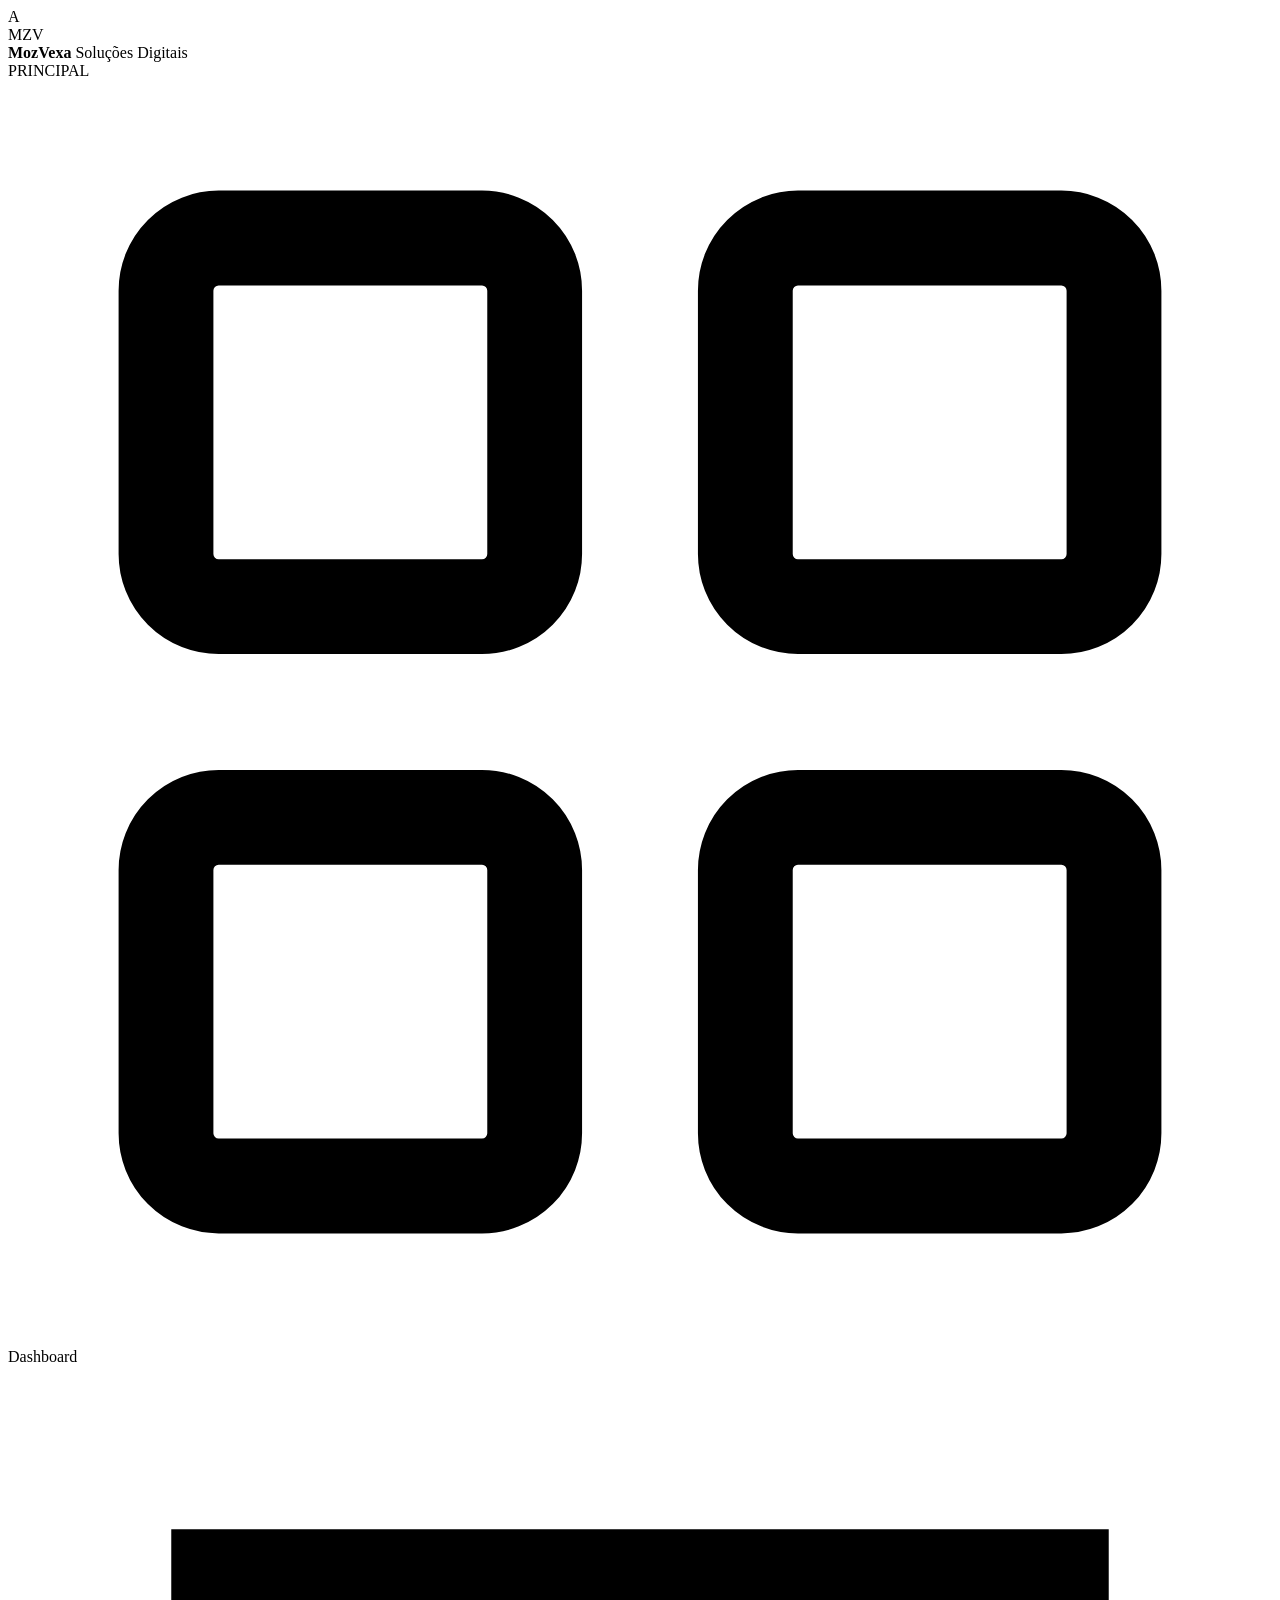
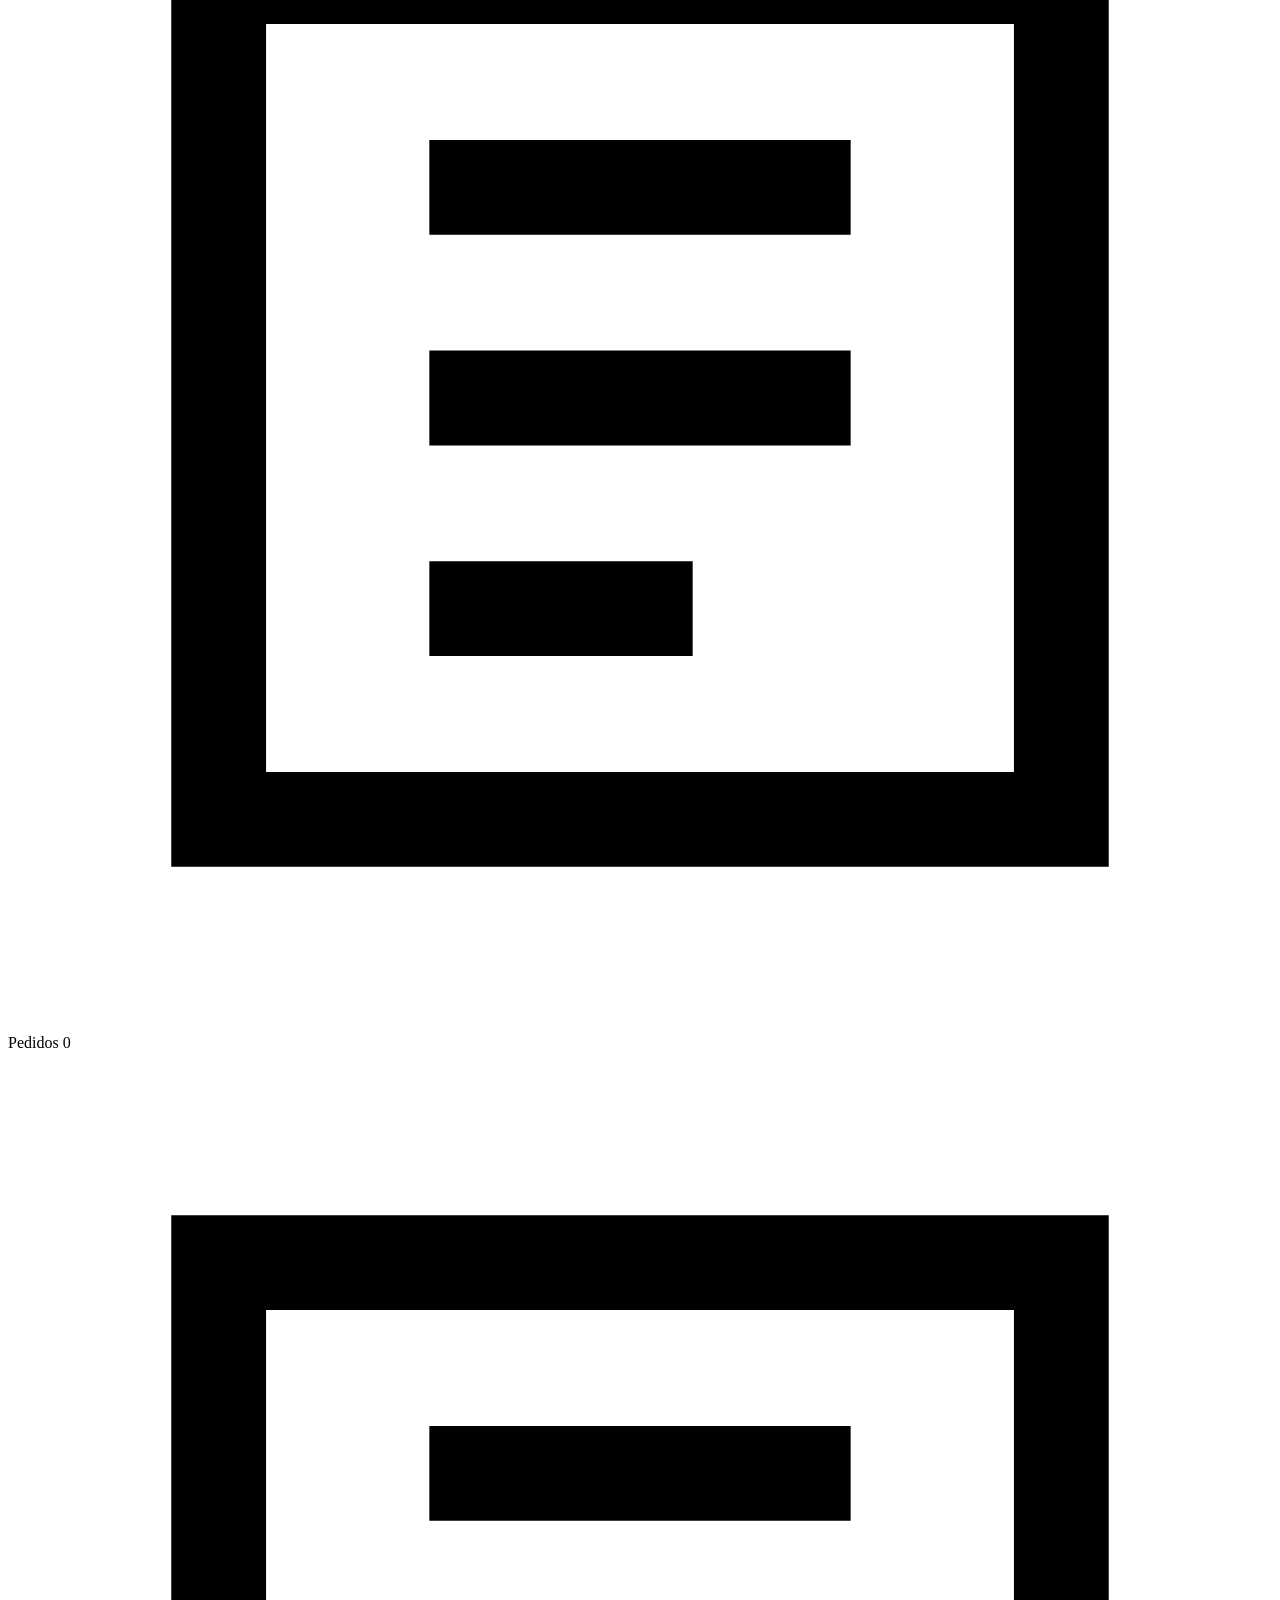
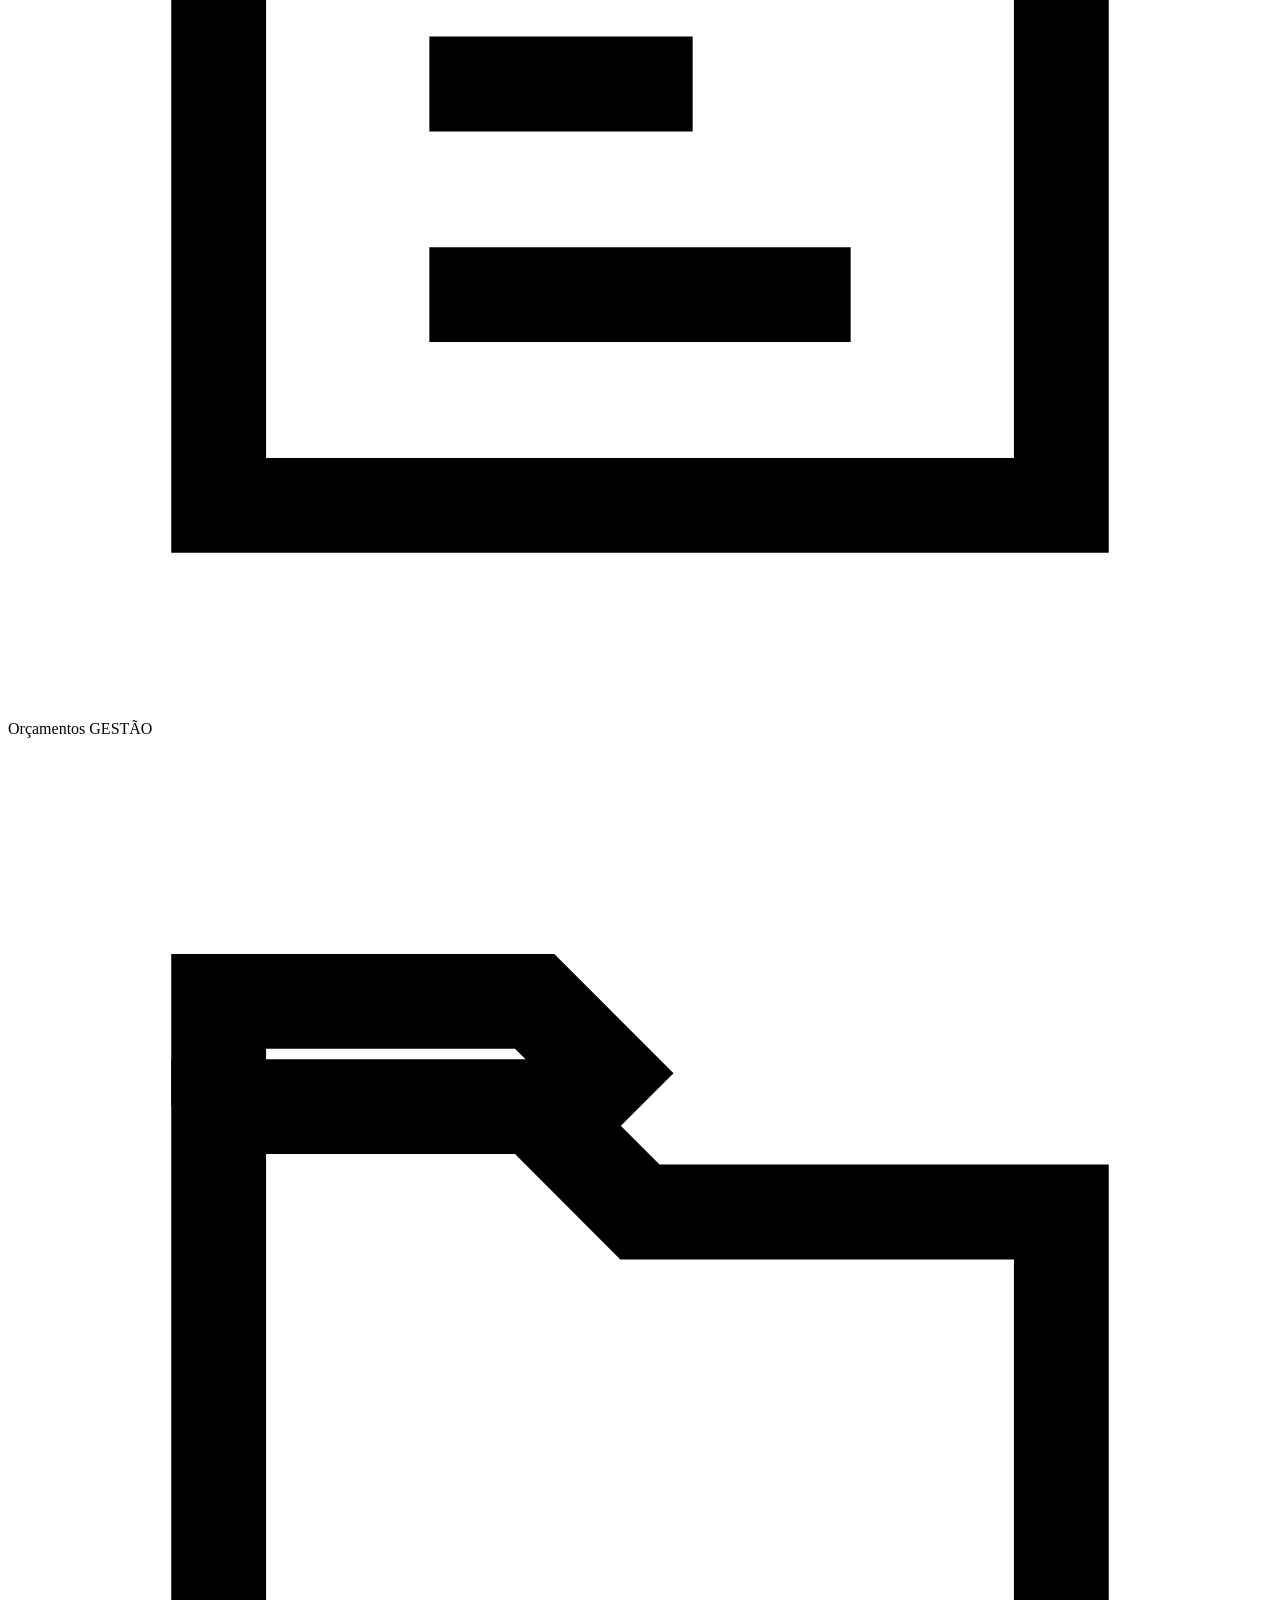
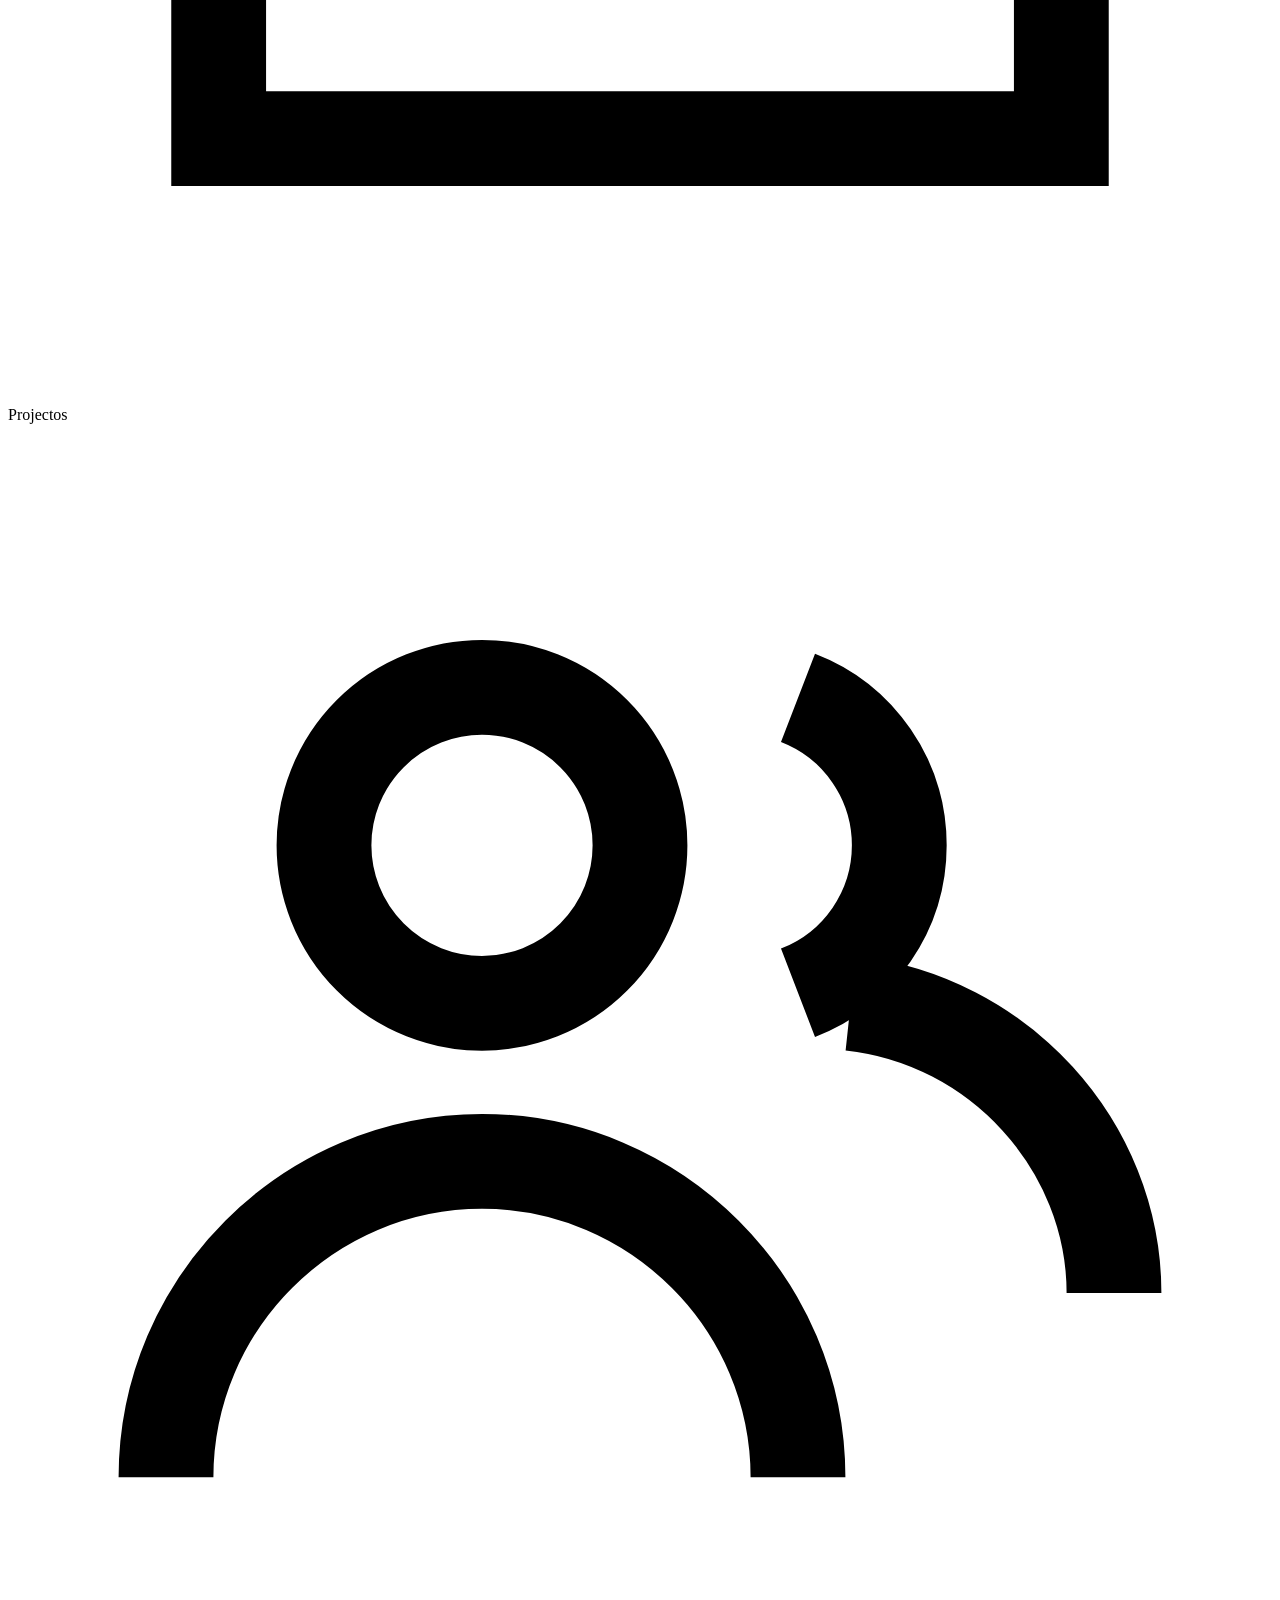
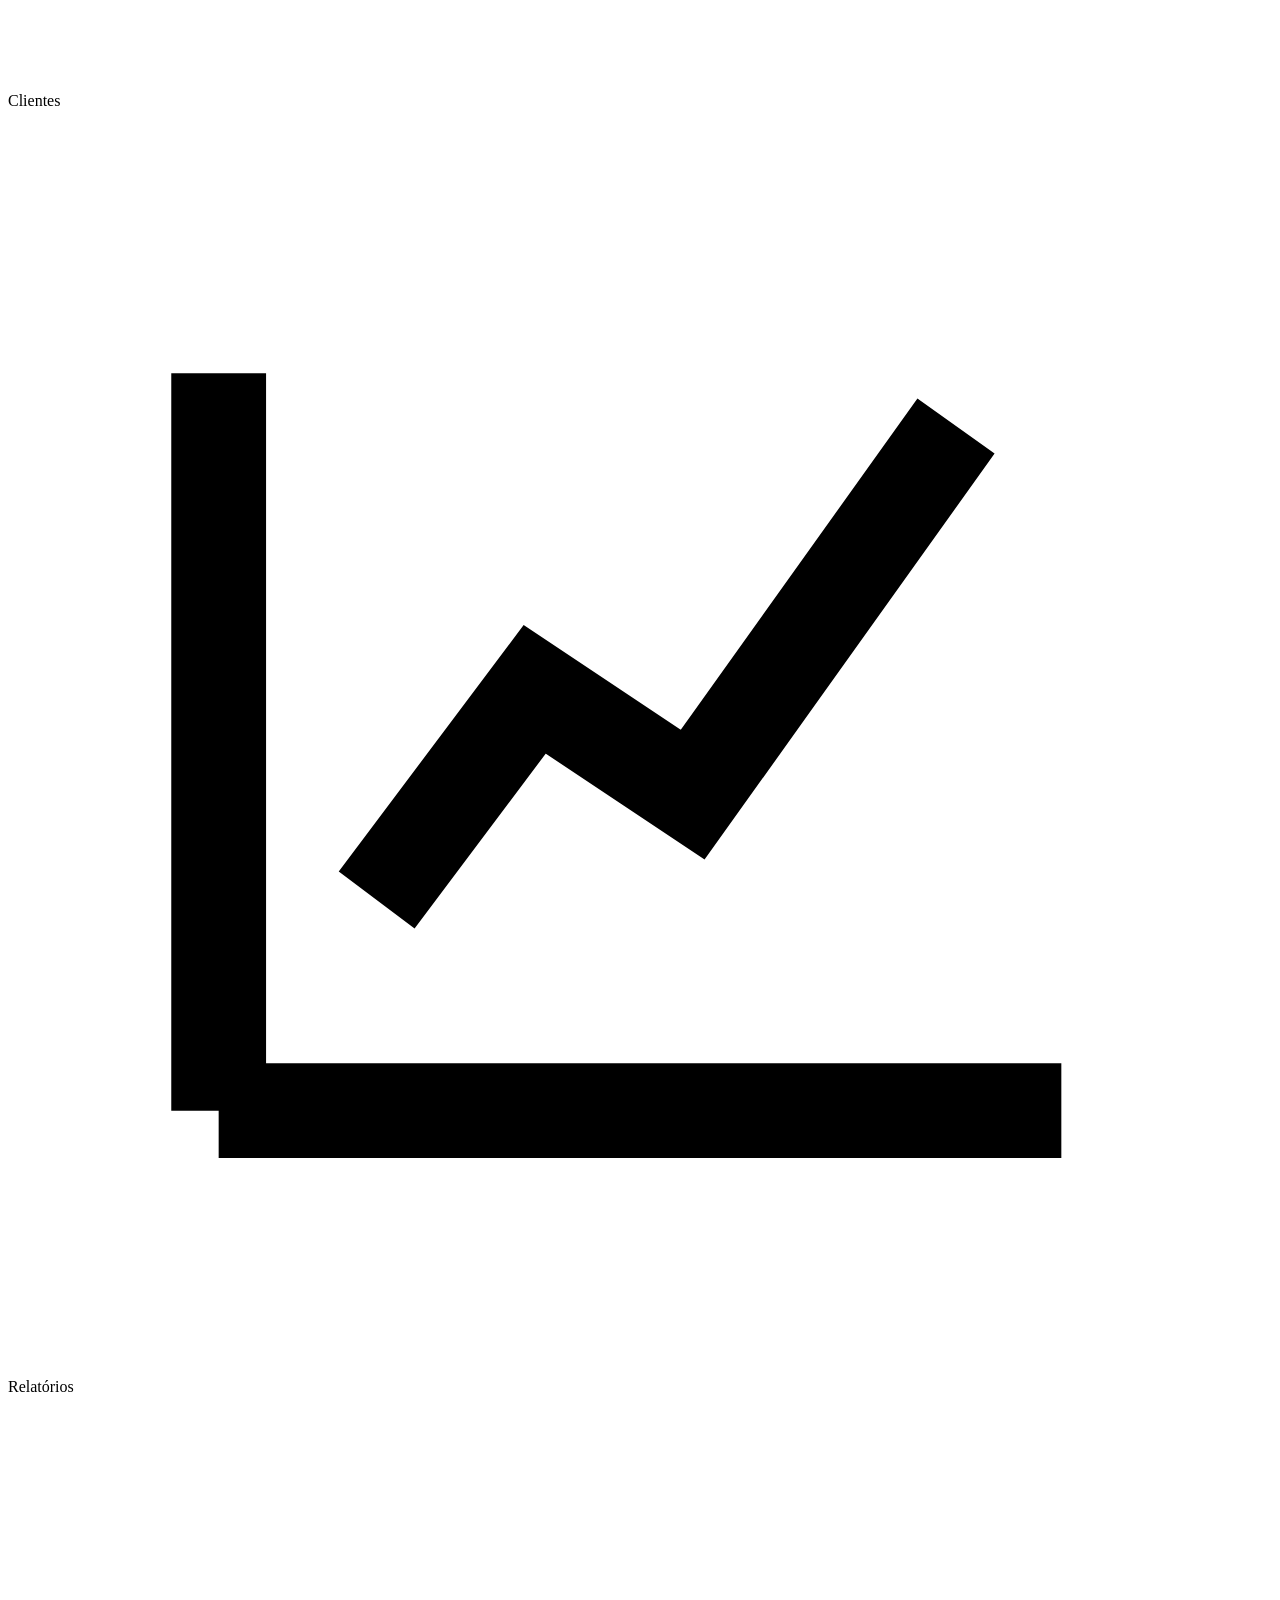
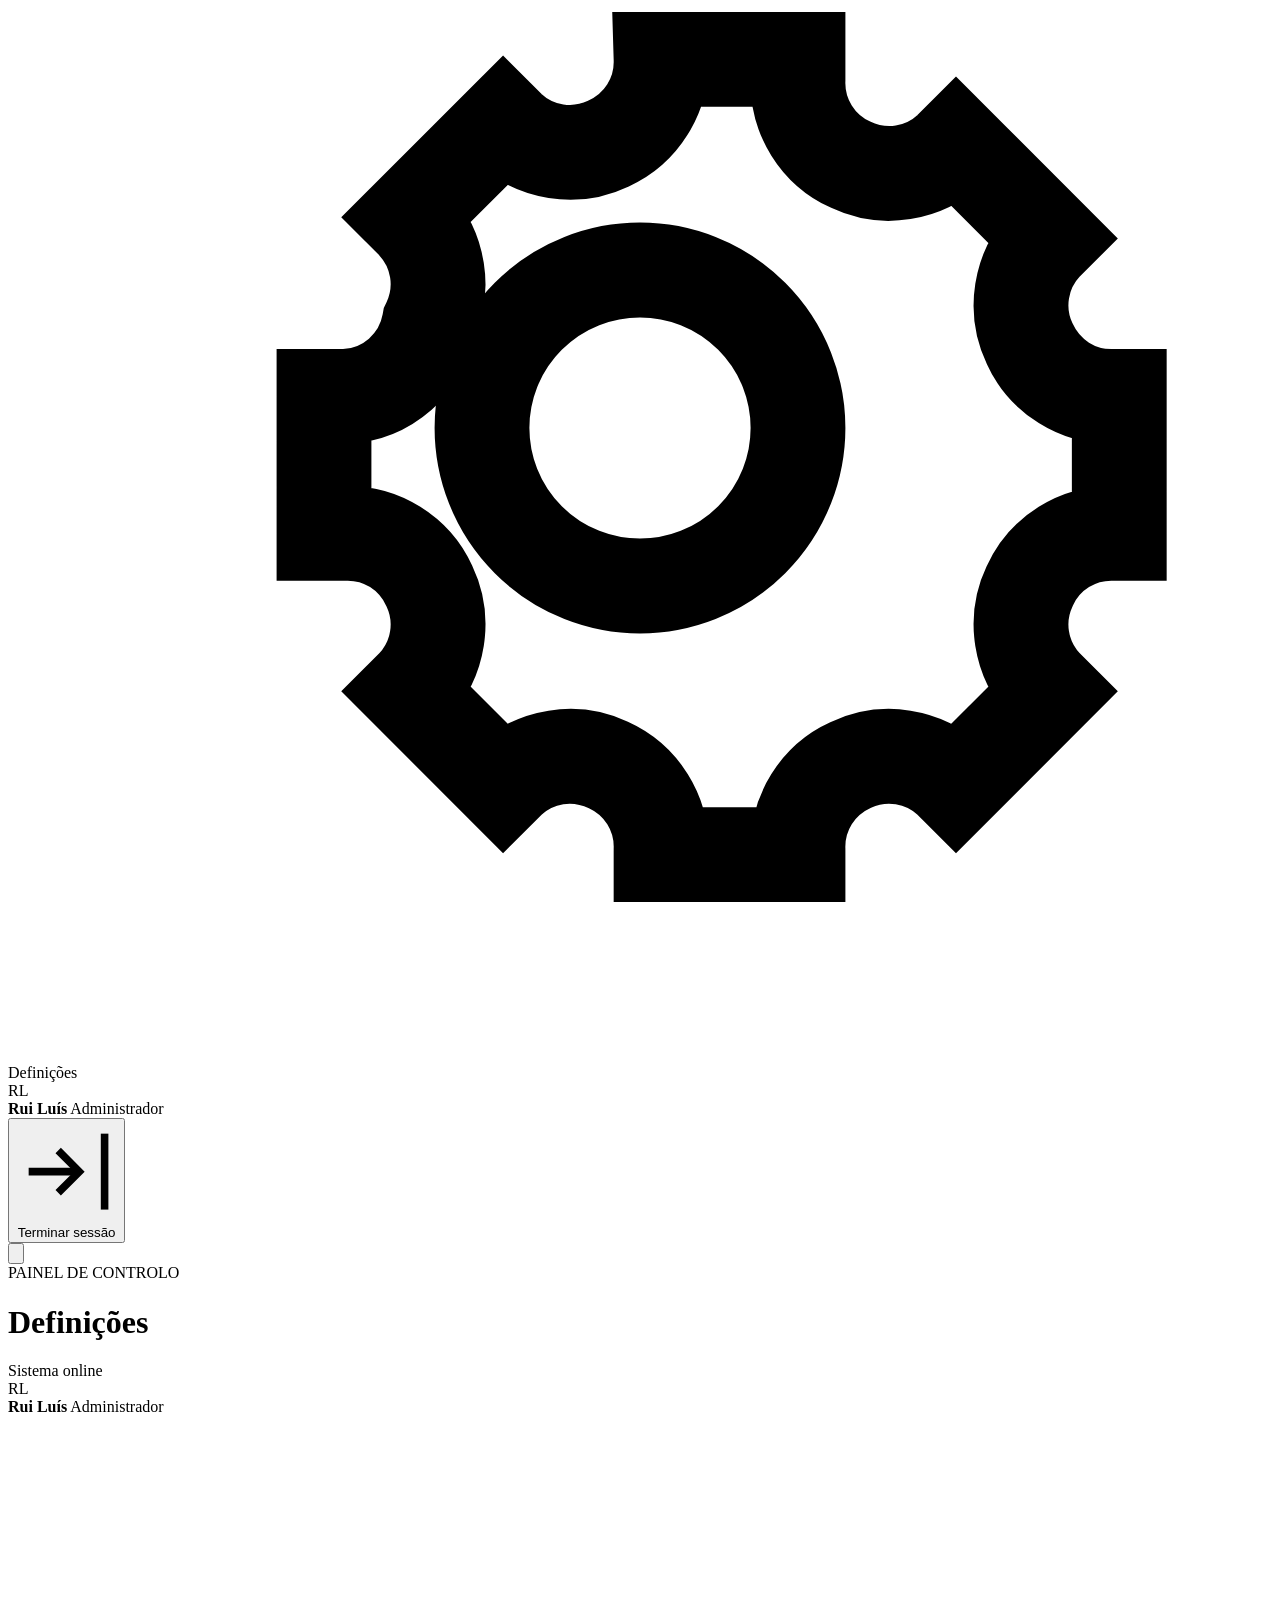
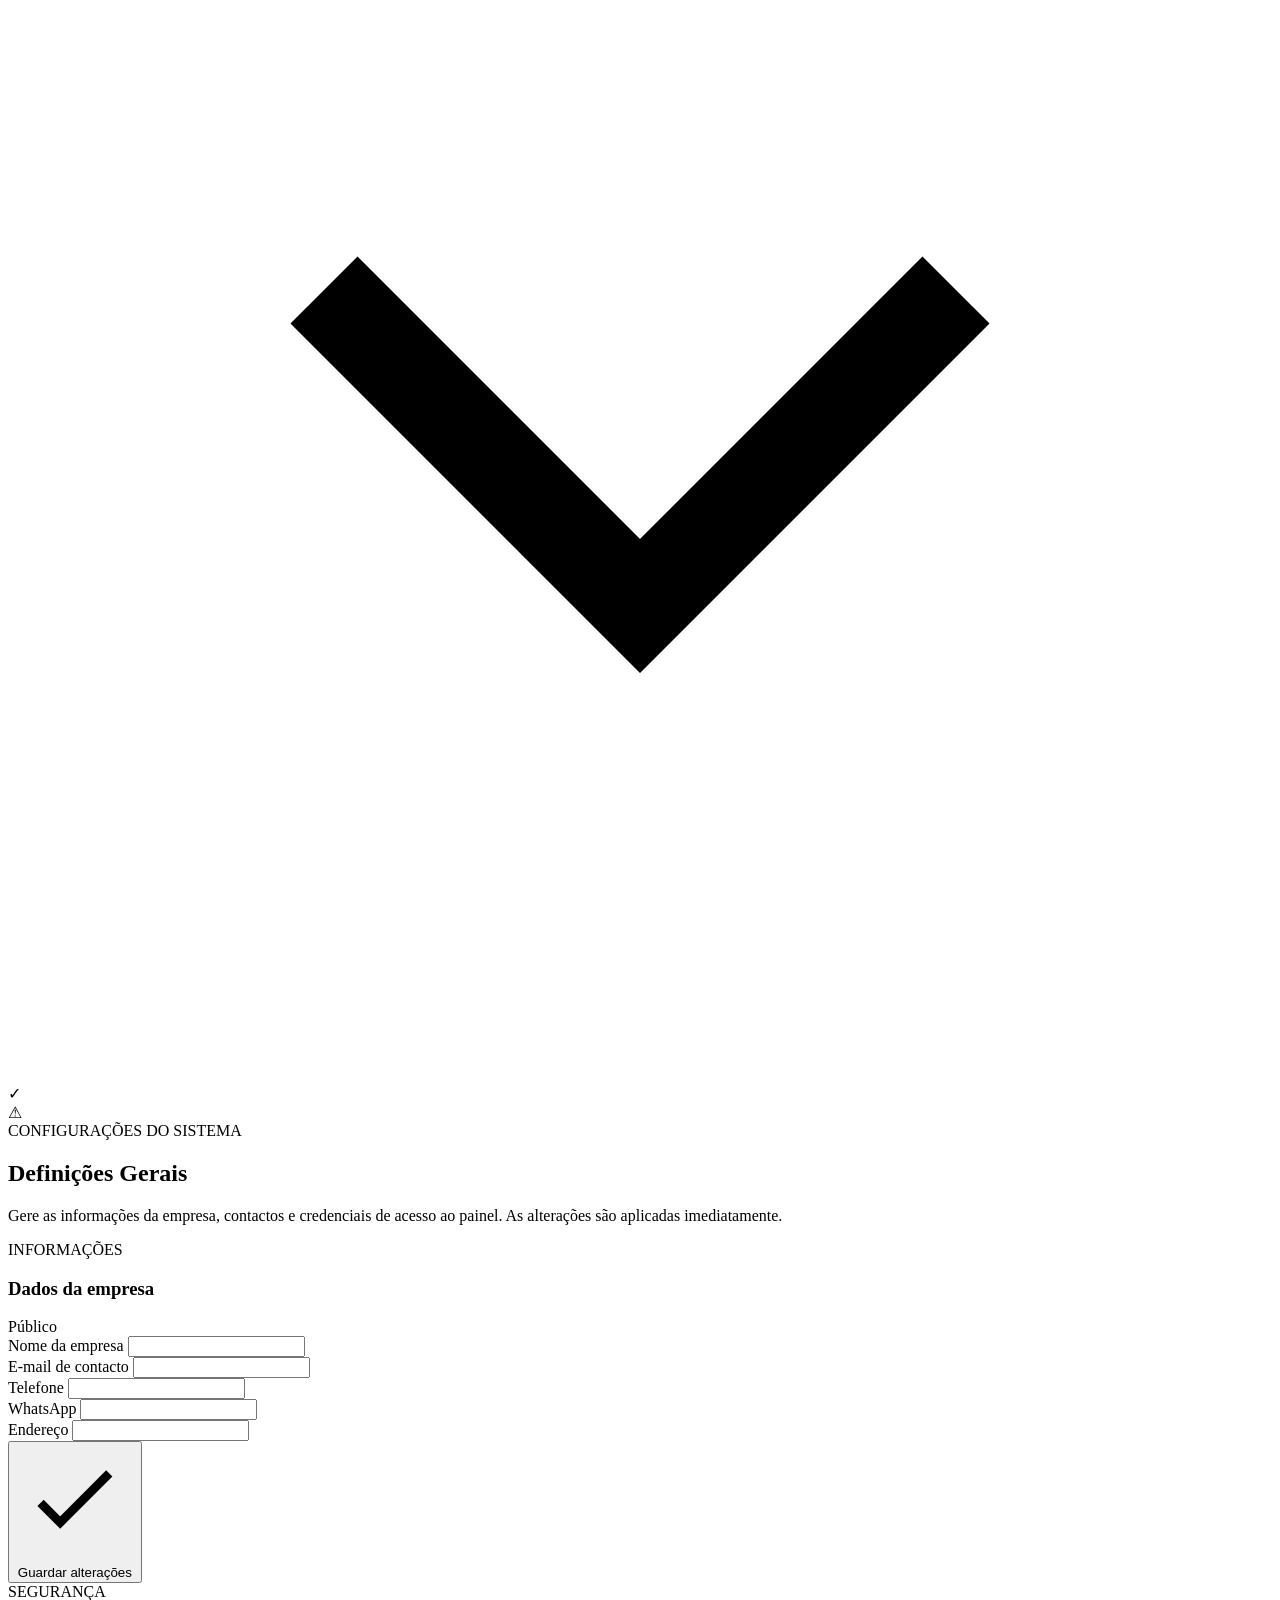
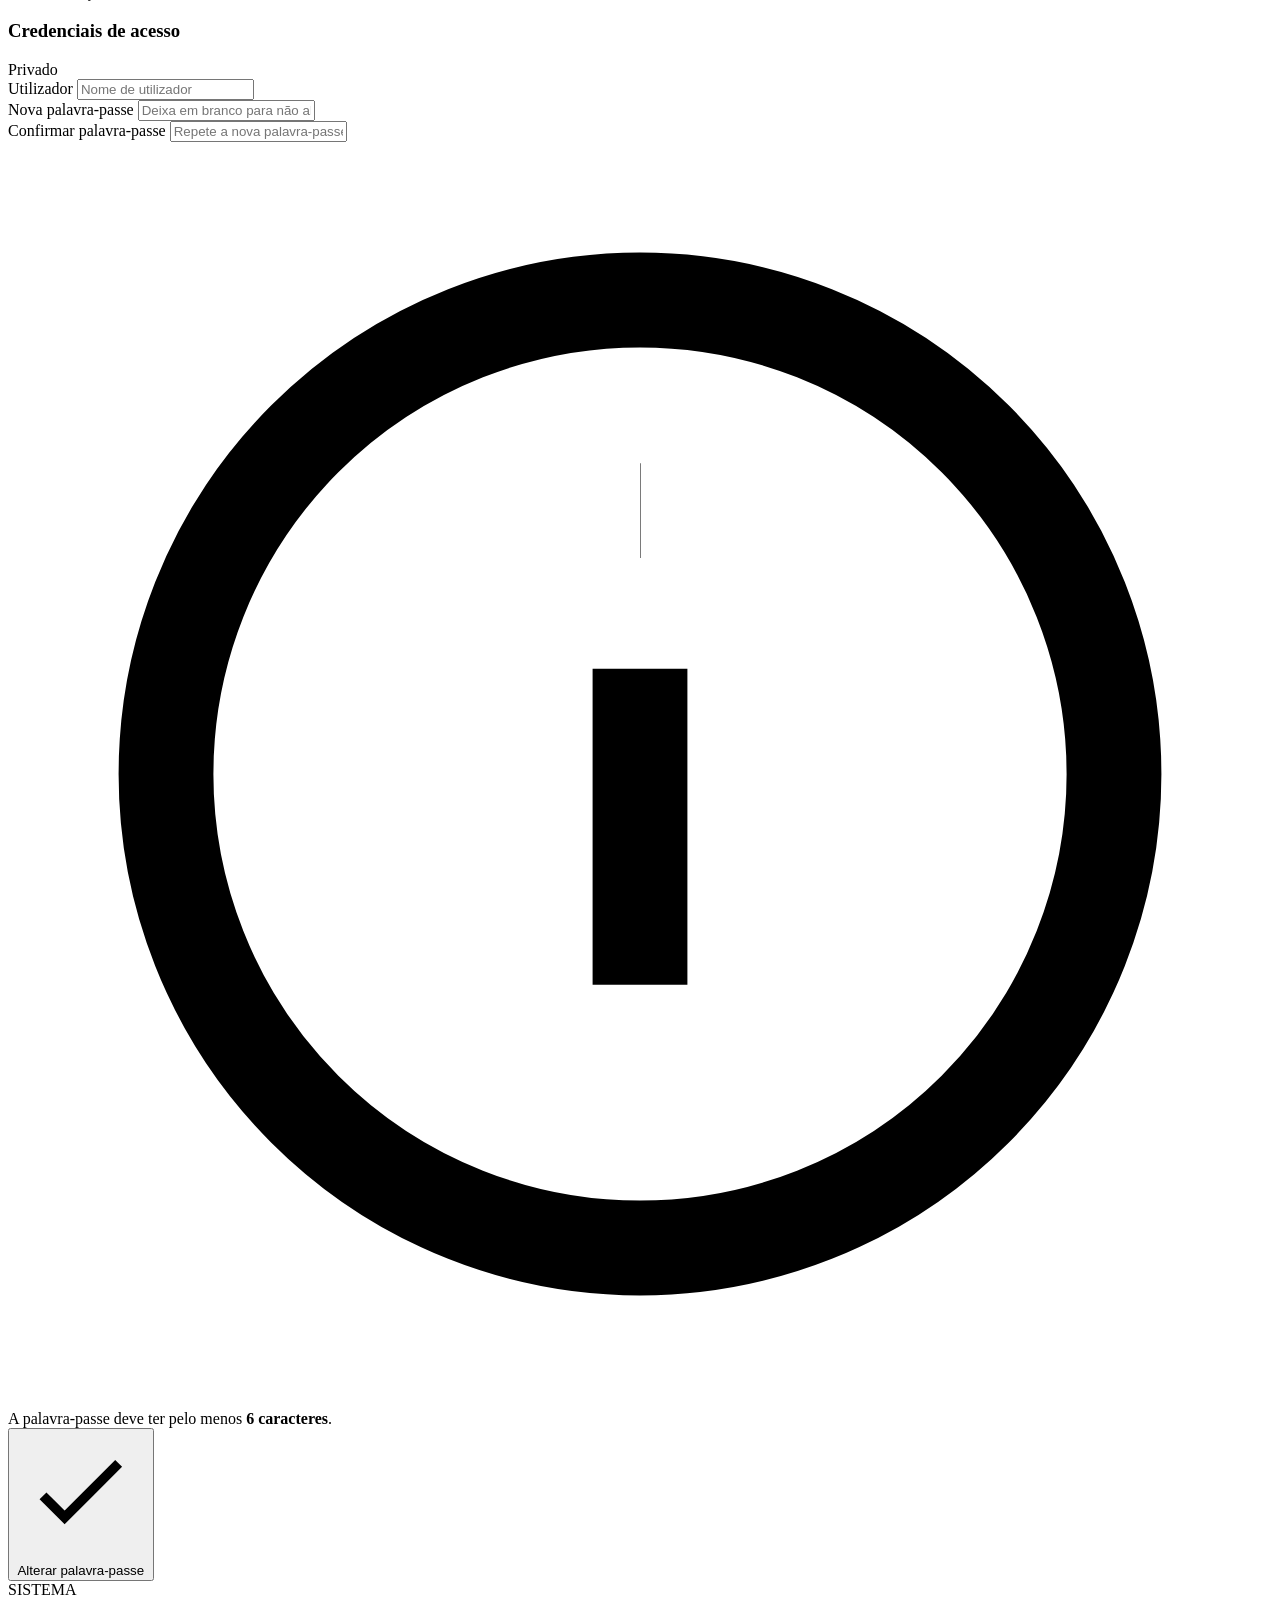
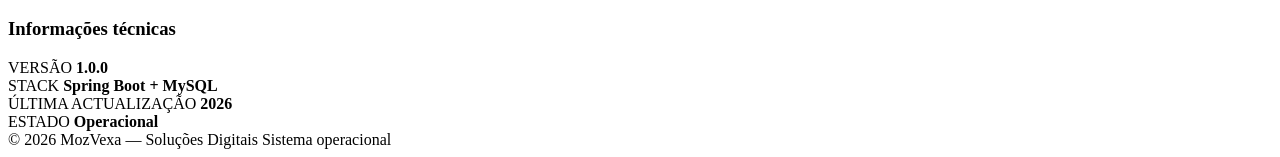
<file: RuiLuisSolucoesDigitais/src/main/resources/templates/definicoes.html>
<!DOCTYPE html>
<html lang="pt-PT" xmlns:th="http://www.thymeleaf.org">

<head>

    <meta charset="UTF-8">

    <meta name="viewport" content="width=device-width, initial-scale=1.0">

    <meta name="theme-color" content="#07152f">

    <title>Definições | MozVexa Admin</title>

    <link rel="stylesheet" th:href="@{/css/admin.css}">

</head>
A

<body class="admin-page">


    <!-- =========================================================
         BACKGROUND
         ========================================================= -->

    <div class="ambient-background">

        <div class="ambient-grid"></div>

        <div class="ambient-orb orb-blue"></div>
        <div class="ambient-orb orb-purple"></div>
        <div class="ambient-orb orb-red"></div>
        <div class="ambient-orb orb-green"></div>
        <div class="ambient-orb orb-cyan"></div>

        <div class="ambient-glow"></div>

    </div>


    <div class="particles" id="particles"></div>


    <!-- =========================================================
         LAYOUT
         ========================================================= -->

    <div class="admin-layout">


        <!-- =========================================================
             SIDEBAR
             ========================================================= -->

        <aside class="admin-sidebar" id="adminSidebar">

            <div class="admin-brand">

                <div class="brand-logo">
                    <span>MZV</span>
                    <i></i>
                </div>

                <div class="brand-text">

                    <strong>MozVexa</strong>

                    <span>Soluções Digitais</span>

                </div>

            </div>


            <div class="sidebar-line"></div>


            <nav class="admin-nav">

                <span class="nav-title">PRINCIPAL</span>


                <a th:href="@{/admin}" class="nav-item">

                    <span class="nav-icon">

                        <svg viewBox="0 0 24 24" fill="none" stroke="currentColor" stroke-width="1.8">

                            <rect x="3" y="3" width="7" height="7" rx="1" />
                            <rect x="14" y="3" width="7" height="7" rx="1" />
                            <rect x="3" y="14" width="7" height="7" rx="1" />
                            <rect x="14" y="14" width="7" height="7" rx="1" />

                        </svg>

                    </span>

                    <span class="nav-text">Dashboard</span>

                </a>


                <a th:href="@{/admin#pedidos}" class="nav-item">

                    <span class="nav-icon">

                        <svg viewBox="0 0 24 24" fill="none" stroke="currentColor" stroke-width="1.8">

                            <path d="M4 4h16v16H4z" />
                            <path d="M8 8h8" />
                            <path d="M8 12h8" />
                            <path d="M8 16h5" />

                        </svg>

                    </span>

                    <span class="nav-text">Pedidos</span>

                    <span class="nav-badge" th:text="${totalPedidos}">0</span>

                </a>


                <a th:href="@{/admin#orcamentos}" class="nav-item">

                    <span class="nav-icon">

                        <svg viewBox="0 0 24 24" fill="none" stroke="currentColor" stroke-width="1.8">

                            <path d="M4 4h16v16H4z" />
                            <path d="M8 8h8" />
                            <path d="M8 12h5" />
                            <path d="M8 16h8" />

                        </svg>

                    </span>

                    <span class="nav-text">Orçamentos</span>

                </a>


                <span class="nav-title nav-title-space">GESTÃO</span>


                <a th:href="@{/admin#projectos}" class="nav-item">

                    <span class="nav-icon">

                        <svg viewBox="0 0 24 24" fill="none" stroke="currentColor" stroke-width="1.8">

                            <path d="M4 7h6l2 2h8v10H4z" />
                            <path d="M4 7V5h6l2 2" />

                        </svg>

                    </span>

                    <span class="nav-text">Projectos</span>

                </a>


                <a th:href="@{/admin#clientes}" class="nav-item">

                    <span class="nav-icon">

                        <svg viewBox="0 0 24 24" fill="none" stroke="currentColor" stroke-width="1.8">

                            <circle cx="9" cy="8" r="3" />
                            <path d="M3 20c0-3.3 2.7-6 6-6s6 2.7 6 6" />
                            <path d="M16 11c2.8.3 5 2.7 5 5.5" />
                            <path d="M15 5.2a3 3 0 0 1 0 5.6" />

                        </svg>

                    </span>

                    <span class="nav-text">Clientes</span>

                </a>


                <a th:href="@{/admin#relatorios}" class="nav-item">

                    <span class="nav-icon">

                        <svg viewBox="0 0 24 24" fill="none" stroke="currentColor" stroke-width="1.8">

                            <path d="M4 19V5" />
                            <path d="M4 19h16" />
                            <path d="M7 15l3-4 3 2 5-7" />

                        </svg>

                    </span>

                    <span class="nav-text">Relatórios</span>

                </a>


                <a th:href="@{/admin/definicoes}" class="nav-item active">

                    <span class="nav-icon">

                        <svg viewBox="0 0 24 24" fill="none" stroke="currentColor" stroke-width="1.8">

                            <circle cx="12" cy="12" r="3" />

                            <path d="M19.4 15a1.7 1.7 0 0 0 .3 1.9l.1.1-1.8 1.8-.1-.1a1.7 1.7 0 0 0-1.9-.3 1.7 1.7 0 0 0-1 1.6v.1h-2.6V20a1.7 1.7 0 0 0-1-1.6 1.7 1.7 0 0 0-1.9.3l-.1.1-1.8-1.8.1-.1A1.7 1.7 0 0 0 8 15a1.7 1.7 0 0 0-1.6-1H6v-2.6h.4A1.7 1.7 0 0 0 8 10a1.7 1.7 0 0 0-.3-1.9l-.1-.1 1.8-1.8.1.1a1.7 1.7 0 0 0 1.9.3 1.7 1.7 0 0 0 1-1.6V5h2.6v.4a1.7 1.7 0 0 0 1 1.6 1.7 1.7 0 0 0 1.9-.3l.1-.1 1.8 1.8-.1.1a1.7 1.7 0 0 0-.3 1.9 1.7 1.7 0 0 0 1.6 1h.1V14h-.1a1.7 1.7 0 0 0-1.6 1z" />

                        </svg>

                    </span>

                    <span class="nav-text">Definições</span>

                </a>

            </nav>


            <div class="sidebar-bottom">

                <div class="sidebar-profile">

                    <div class="profile-avatar">RL</div>

                    <div class="profile-info">

                        <strong>Rui Luís</strong>

                        <span>Administrador</span>

                    </div>

                    <span class="profile-online"></span>

                </div>


                <form th:action="@{/logout}" method="post">

                    <button type="submit" class="logout-button">

                        <svg viewBox="0 0 24 24" fill="none" stroke="currentColor" stroke-width="1.8">

                            <path d="M10 17l5-5-5-5" />
                            <path d="M15 12H3" />
                            <path d="M21 3v18" />

                        </svg>

                        <span>Terminar sessão</span>

                    </button>

                </form>

            </div>

        </aside>



        <!-- =========================================================
             MAIN
             ========================================================= -->

        <main class="admin-main">


            <!-- =========================================================
                 TOPBAR
                 ========================================================= -->

            <header class="admin-topbar">

                <div class="topbar-left">

                    <button type="button" class="mobile-menu" id="mobileMenu">

                        <svg viewBox="0 0 24 24" fill="none" stroke="currentColor" stroke-width="2">

                            <path d="M4 6h16" />
                            <path d="M4 12h16" />
                            <path d="M4 18h16" />

                        </svg>

                    </button>


                    <div>

                        <span class="topbar-label">PAINEL DE CONTROLO</span>

                        <h1>Definições</h1>

                    </div>

                </div>


                <div class="topbar-right">

                    <div class="system-status">

                        <span class="status-dot"></span>

                        Sistema online

                    </div>


                    <div class="topbar-profile">

                        <div class="topbar-avatar">RL</div>

                        <div>

                            <strong>Rui Luís</strong>

                            <span>Administrador</span>

                        </div>

                        <svg class="profile-arrow" viewBox="0 0 24 24" fill="none" stroke="currentColor" stroke-width="1.8">

                            <path d="m6 9 6 6 6-6" />

                        </svg>

                    </div>

                </div>

            </header>



            <!-- =========================================================
                 CONTEÚDO — DEFINIÇÕES
                 ========================================================= -->

            <div class="dashboard-content">


                <!-- =================================================
                     MENSAGENS FLASH
                     ================================================= -->

                <div th:if="${sucesso}"
                     class="flash-message flash-success">

                    ✓ <span th:text="${sucesso}"></span>

                </div>

                <div th:if="${erro}"
                     class="flash-message flash-error">

                    ⚠ <span th:text="${erro}"></span>

                </div>



                <!-- =================================================
                     HERO DAS DEFINIÇÕES
                     ================================================= -->

                <section class="dashboard-hero settings-hero">

                    <div class="hero-content">

                        <div class="hero-badge">

                            <span class="badge-pulse"></span>

                            CONFIGURAÇÕES DO SISTEMA

                        </div>

                        <h2>
                            Definições <span>Gerais</span>
                        </h2>

                        <p>
                            Gere as informações da empresa, contactos e credenciais
                            de acesso ao painel. As alterações são aplicadas
                            imediatamente.
                        </p>

                    </div>

                </section>



                <!-- =================================================
                     FORMULÁRIO — INFORMAÇÕES DA EMPRESA
                     ================================================= -->

                <section class="glass-panel settings-panel">

                    <div class="panel-header">

                        <div>

                            <span class="panel-label">INFORMAÇÕES</span>

                            <h3>Dados da empresa</h3>

                        </div>

                        <span class="settings-tag">Público</span>

                    </div>


                    <form class="settings-form"
                          th:action="@{/admin/definicoes/empresa}"
                          method="post">


                        <div class="settings-grid">


                            <div class="settings-group">

                                <label for="nomeEmpresa">Nome da empresa</label>

                                <input type="text"
                                       id="nomeEmpresa"
                                       name="nome"
                                       th:value="${configuracao.nomeEmpresa}"
                                       required>

                            </div>


                            <div class="settings-group">

                                <label for="emailEmpresa">E-mail de contacto</label>

                                <input type="email"
                                       id="emailEmpresa"
                                       name="email"
                                       th:value="${configuracao.emailEmpresa}"
                                       required>

                            </div>


                            <div class="settings-group">

                                <label for="telefoneEmpresa">Telefone</label>

                                <input type="tel"
                                       id="telefoneEmpresa"
                                       name="telefone"
                                       th:value="${configuracao.telefoneEmpresa}">

                            </div>


                            <div class="settings-group">

                                <label for="whatsappEmpresa">WhatsApp</label>

                                <input type="tel"
                                       id="whatsappEmpresa"
                                       name="whatsapp"
                                       th:value="${configuracao.whatsappEmpresa}">

                            </div>


                            <div class="settings-group settings-full">

                                <label for="enderecoEmpresa">Endereço</label>

                                <input type="text"
                                       id="enderecoEmpresa"
                                       name="endereco"
                                       th:value="${configuracao.enderecoEmpresa}">

                            </div>


                        </div>


                        <div class="settings-footer">

                            <button type="submit" class="settings-save-button">

                                <svg viewBox="0 0 24 24" fill="none" stroke="currentColor" stroke-width="1.8">

                                    <path d="m5 12 4 4L19 6" />

                                </svg>

                                Guardar alterações

                            </button>

                        </div>

                    </form>

                </section>



                <!-- =================================================
                     FORMULÁRIO — SEGURANÇA
                     ================================================= -->

                <section class="glass-panel settings-panel">

                    <div class="panel-header">

                        <div>

                            <span class="panel-label">SEGURANÇA</span>

                            <h3>Credenciais de acesso</h3>

                        </div>

                        <span class="settings-tag warning">Privado</span>

                    </div>


                    <form class="settings-form"
                          th:action="@{/admin/definicoes/password}"
                          method="post">


                        <div class="settings-grid">


                            <div class="settings-group">

                                <label for="username">Utilizador</label>

                                <input type="text"
                                       id="username"
                                       name="username"
                                       th:value="${configuracao.username}"
                                       placeholder="Nome de utilizador"
                                       required>

                            </div>


                            <div class="settings-group">

                                <label for="novaPassword">Nova palavra-passe</label>

                                <input type="password"
                                       id="novaPassword"
                                       name="password"
                                       placeholder="Deixa em branco para não alterar">

                            </div>


                            <div class="settings-group settings-full">

                                <label for="confirmarPassword">Confirmar palavra-passe</label>

                                <input type="password"
                                       id="confirmarPassword"
                                       name="confirmPassword"
                                       placeholder="Repete a nova palavra-passe">

                            </div>


                        </div>


                        <div class="settings-info">

                            <svg viewBox="0 0 24 24" fill="none" stroke="currentColor" stroke-width="1.8">

                                <circle cx="12" cy="12" r="9" />
                                <path d="M12 10v6" />
                                <path d="M12 7h.01" />

                            </svg>

                            <span>
                                A palavra-passe deve ter pelo menos <strong>6 caracteres</strong>.
                            </span>

                        </div>


                        <div class="settings-footer">

                            <button type="submit" class="settings-save-button">

                                <svg viewBox="0 0 24 24" fill="none" stroke="currentColor" stroke-width="1.8">

                                    <path d="m5 12 4 4L19 6" />

                                </svg>

                                Alterar palavra-passe

                            </button>

                        </div>

                    </form>

                </section>



                <!-- =================================================
                     INFORMAÇÃO DO SISTEMA
                     ================================================= -->

                <section class="glass-panel settings-panel">

                    <div class="panel-header">

                        <div>

                            <span class="panel-label">SISTEMA</span>

                            <h3>Informações técnicas</h3>

                        </div>

                    </div>


                    <div class="settings-info-grid">

                        <div class="settings-info-card">

                            <span>VERSÃO</span>

                            <strong>1.0.0</strong>

                        </div>

                        <div class="settings-info-card">

                            <span>STACK</span>

                            <strong>Spring Boot + MySQL</strong>

                        </div>

                        <div class="settings-info-card">

                            <span>ÚLTIMA ACTUALIZAÇÃO</span>

                            <strong>2026</strong>

                        </div>

                        <div class="settings-info-card">

                            <span>ESTADO</span>

                            <strong class="settings-status-ok">Operacional</strong>

                        </div>

                    </div>

                </section>



            </div>



            <!-- =========================================================
                 FOOTER
                 ========================================================= -->

            <footer class="admin-footer">

                <span>
                    © <span id="currentYear"></span>
                    MozVexa — Soluções Digitais
                </span>

                <span>
                    <i></i>
                    Sistema operacional
                </span>

            </footer>

        </main>

    </div>



    <!-- =========================================================
         SCRIPT
         ========================================================= -->

    <script>

        /* =========================================================
           ANO AUTOMÁTICO
           ========================================================= */

        document.getElementById("currentYear").textContent =
            new Date().getFullYear();


        /* =========================================================
           PARTICLES
           ========================================================= */

        const particles =
            document.getElementById("particles");

        if (particles) {

            for (let i = 0; i < 45; i++) {

                const particle =
                    document.createElement("span");

                particle.className = "particle";

                particle.style.left =
                    Math.random() * 100 + "%";

                particle.style.top =
                    Math.random() * 100 + "%";

                particle.style.animationDuration =
                    (4 + Math.random() * 8) + "s";

                particle.style.animationDelay =
                    (Math.random() * 5) + "s";

                particles.appendChild(particle);

            }

        }


        /* =========================================================
           MOBILE MENU
           ========================================================= */

        const mobileMenu =
            document.getElementById("mobileMenu");

        const adminSidebar =
            document.getElementById("adminSidebar");

        if (mobileMenu) {

            mobileMenu.addEventListener("click", function () {

                adminSidebar.classList.toggle("open");

            });

        }


        document.querySelectorAll(".admin-nav a").forEach(function (link) {

            link.addEventListener("click", function () {

                adminSidebar.classList.remove("open");

            });

        });


        /* =========================================================
           INTERSECTION OBSERVER — animação de entrada dos painéis
           ========================================================= */

        const observer =
            new IntersectionObserver(
                function (entries) {

                    entries.forEach(function (entry) {

                        if (entry.isIntersecting) {

                            entry.target.classList.add("visible");

                        }

                    });

                },
                {
                    threshold: .12
                }
            );


        document
            .querySelectorAll(".glass-panel, .stat-card, .future-banner")
            .forEach(function (element) {

                observer.observe(element);

            });


        /* =========================================================
           TOPBAR SCROLL
           ========================================================= */

        window.addEventListener(
            "scroll",
            function () {

                const topbar =
                    document.querySelector(".admin-topbar");

                if (!topbar) return;

                if (window.scrollY > 15) {

                    topbar.classList.add("scrolled");

                } else {

                    topbar.classList.remove("scrolled");

                }

            }
        );


        /* =========================================================
           AUTO-OCULTAR MENSAGENS FLASH (após 4 segundos)
           ========================================================= */

        setTimeout(function () {

            document
                .querySelectorAll(".flash-message")
                .forEach(function (msg) {

                    msg.style.transition = "opacity .5s ease";
                    msg.style.opacity = "0";

                    setTimeout(function () {
                        msg.remove();
                    }, 500);

                });

        }, 4000);

    </script>

</body>

</html>
</file>
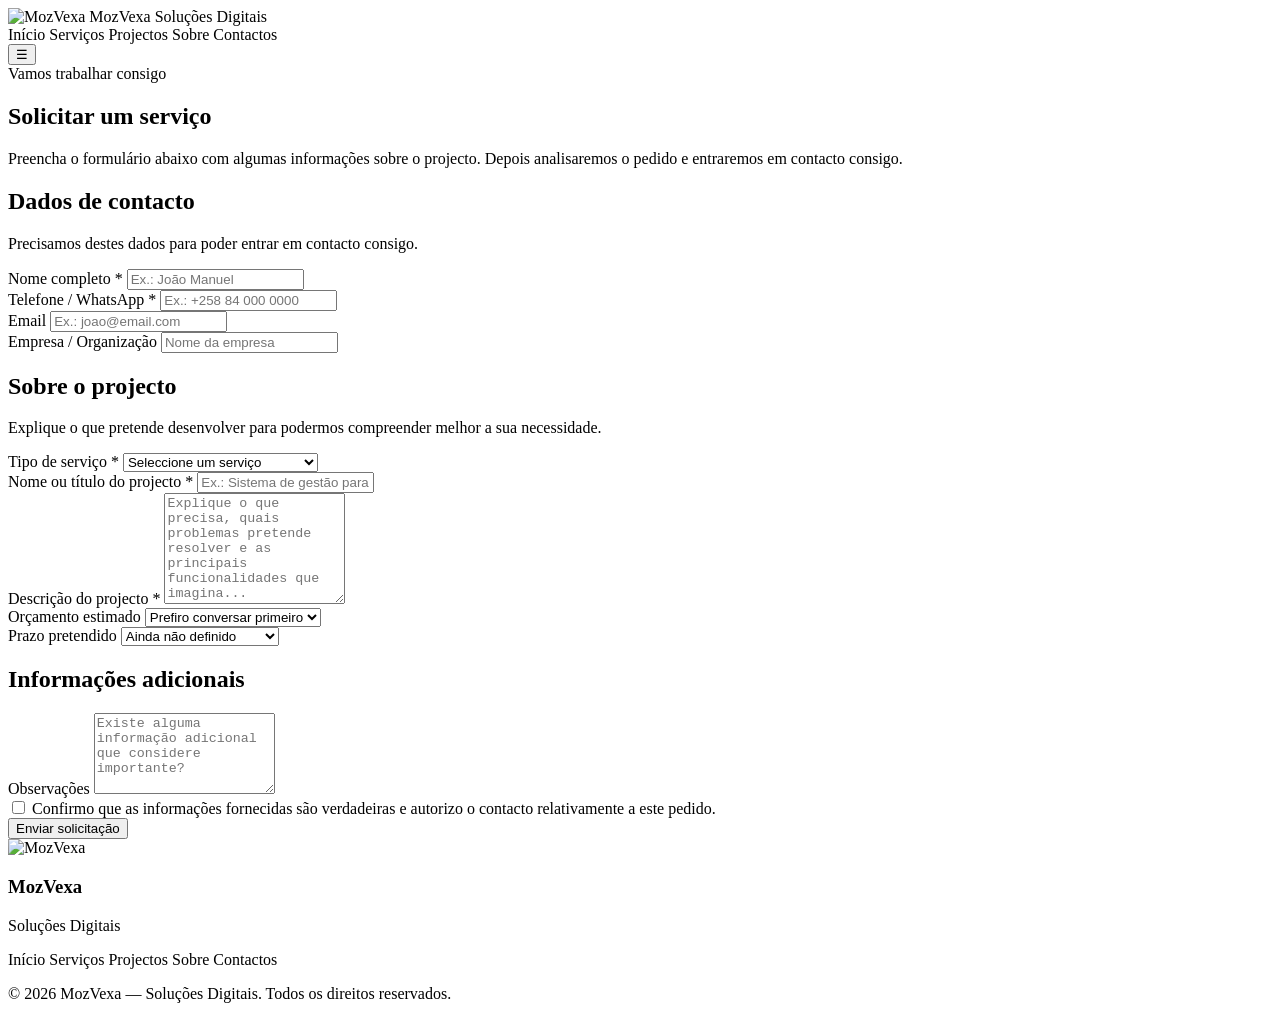
<file: RuiLuisSolucoesDigitais/src/main/resources/templates/solicitar.html>
<!DOCTYPE html>
<html lang="pt-PT" xmlns:th="http://www.thymeleaf.org">

<head>

    <meta charset="UTF-8">

    <meta name="viewport"
          content="width=device-width, initial-scale=1.0">

    <meta name="description"
          content="Solicitar serviço ou orçamento — MozVexa Soluções Digitais">

    <!-- Open Graph -->
    <meta property="og:title"
          content="Solicitar Serviço — MozVexa">

    <meta property="og:description"
          content="Peça um orçamento para o seu próximo projecto digital.">

    <meta property="og:image"
          th:content="@{/imagens/logo-mozvexa.png}">

    <title>Solicitar Serviço | MozVexa</title>

    <link rel="stylesheet" th:href="@{/css/style.css}">

</head>


<body>


    <!-- =====================================================
         CABEÇALHO
         ===================================================== -->

    <header class="header">

        <div class="container header-content">

            <a th:href="@{/}" class="logo">

                <img th:src="@{/imagens/logo-mozvexa.png}"
                     alt="MozVexa"
                     class="logo-img">

                <span class="logo-name">
                    MozVexa
                </span>

                <span class="logo-subtitle">
                    Soluções Digitais
                </span>

            </a>


            <nav class="navbar">

                <a th:href="@{/}">
                    Início
                </a>

                <a th:href="@{/#servicos}">
                    Serviços
                </a>

                <a th:href="@{/#projectos}">
                    Projectos
                </a>

                <a th:href="@{/#sobre}">
                    Sobre
                </a>

                <a th:href="@{/#contactos}">
                    Contactos
                </a>

            </nav>


            <button class="menu-toggle"
                    id="menuToggle"
                    aria-label="Abrir menu">

                ☰

            </button>

        </div>

    </header>



    <!-- =====================================================
         PÁGINA DE SOLICITAÇÃO
         ===================================================== -->

    <main>

        <section class="request-section">

            <div class="container">


                <!-- CABEÇALHO -->

                <div class="section-header">

                    <span class="section-tag">
                        Vamos trabalhar consigo
                    </span>

                    <h1>
                        Solicitar um serviço
                    </h1>

                    <p>

                        Preencha o formulário abaixo com algumas
                        informações sobre o projecto. Depois analisaremos
                        o pedido e entraremos em contacto consigo.

                    </p>

                </div>



                <!-- FORMULÁRIO -->

                <div class="request-wrapper">


                    <form id="requestForm"
                          class="request-form"
                          th:action="@{/api/pedidos}"
                          method="POST">


                        <!-- =================================
                             DADOS DO CLIENTE
                             ================================= -->

                        <div class="form-section">

                            <h2>
                                Dados de contacto
                            </h2>

                            <p class="form-description">

                                Precisamos destes dados para poder
                                entrar em contacto consigo.

                            </p>


                            <div class="form-grid">


                                <!-- NOME -->

                                <div class="form-group">

                                    <label for="nome">
                                        Nome completo *
                                    </label>

                                    <input
                                        type="text"
                                        id="nome"
                                        name="nome"
                                        placeholder="Ex.: João Manuel"
                                        autocomplete="name"
                                        required>

                                </div>



                                <!-- TELEFONE -->

                                <div class="form-group">

                                    <label for="telefone">
                                        Telefone / WhatsApp *
                                    </label>

                                    <input
                                        type="tel"
                                        id="telefone"
                                        name="telefone"
                                        placeholder="Ex.: +258 84 000 0000"
                                        autocomplete="tel"
                                        pattern="[+0-9 ]{9,20}"
                                        required>

                                </div>



                                <!-- EMAIL -->

                                <div class="form-group">

                                    <label for="email">
                                        Email
                                    </label>

                                    <input
                                        type="email"
                                        id="email"
                                        name="email"
                                        placeholder="Ex.: joao@email.com"
                                        autocomplete="email">

                                </div>



                                <!-- EMPRESA -->

                                <div class="form-group">

                                    <label for="empresa">
                                        Empresa / Organização
                                    </label>

                                    <input
                                        type="text"
                                        id="empresa"
                                        name="empresa"
                                        placeholder="Nome da empresa"
                                        autocomplete="organization">

                                </div>

                            </div>

                        </div>



                        <!-- =================================
                             DADOS DO PROJECTO
                             ================================= -->

                        <div class="form-section">

                            <h2>
                                Sobre o projecto
                            </h2>

                            <p class="form-description">

                                Explique o que pretende desenvolver
                                para podermos compreender melhor
                                a sua necessidade.

                            </p>



                            <!-- TIPO DE SERVIÇO -->

                            <div class="form-group">

                                <label for="servico">
                                    Tipo de serviço *
                                </label>

                                <select
                                    id="servico"
                                    name="servico"
                                    required>

                                    <option value="">
                                        Seleccione um serviço
                                    </option>

                                    <option value="sistema">
                                        Desenvolvimento de Sistema
                                    </option>

                                    <option value="website">
                                        Desenvolvimento Web
                                    </option>

                                    <option value="android">
                                        Aplicação Android
                                    </option>

                                    <option value="base-dados">
                                        Base de Dados
                                    </option>

                                    <option value="gestao">
                                        Sistema de Gestão
                                    </option>

                                    <option value="automacao">
                                        Automação de Processos
                                    </option>

                                    <option value="outro">
                                        Outro
                                    </option>

                                </select>

                            </div>



                            <!-- NOME DO PROJECTO -->

                            <div class="form-group">

                                <label for="titulo">
                                    Nome ou título do projecto *
                                </label>

                                <input
                                    type="text"
                                    id="titulo"
                                    name="titulo"
                                    placeholder="Ex.: Sistema de gestão para uma loja"
                                    required>

                            </div>



                            <!-- DESCRIÇÃO -->

                            <div class="form-group">

                                <label for="descricao">
                                    Descrição do projecto *
                                </label>

                                <textarea
                                    id="descricao"
                                    name="descricao"
                                    rows="7"
                                    placeholder="Explique o que precisa, quais problemas pretende resolver e as principais funcionalidades que imagina..."
                                    required></textarea>

                            </div>



                            <!-- ORÇAMENTO -->

                            <div class="form-grid">


                                <div class="form-group">

                                    <label for="orcamento">
                                        Orçamento estimado
                                    </label>

                                    <select
                                        id="orcamento"
                                        name="orcamento">

                                        <option value="">
                                            Prefiro conversar primeiro
                                        </option>

                                        <option value="ate-5000">
                                            Até 5.000 MT
                                        </option>

                                        <option value="5000-15000">
                                            5.000 – 15.000 MT
                                        </option>

                                        <option value="15000-30000">
                                            15.000 – 30.000 MT
                                        </option>

                                        <option value="30000-50000">
                                            30.000 – 50.000 MT
                                        </option>

                                        <option value="mais-50000">
                                            Mais de 50.000 MT
                                        </option>

                                    </select>

                                </div>



                                <!-- PRAZO -->

                                <div class="form-group">

                                    <label for="prazo">
                                        Prazo pretendido
                                    </label>

                                    <select
                                        id="prazo"
                                        name="prazo">

                                        <option value="">
                                            Ainda não definido
                                        </option>

                                        <option value="urgente">
                                            O mais rápido possível
                                        </option>

                                        <option value="1-mes">
                                            Dentro de 1 mês
                                        </option>

                                        <option value="1-3-meses">
                                            1 – 3 meses
                                        </option>

                                        <option value="3-6-meses">
                                            3 – 6 meses
                                        </option>

                                        <option value="flexivel">
                                            Prazo flexível
                                        </option>

                                    </select>

                                </div>

                            </div>

                        </div>



                        <!-- =================================
                             OBSERVAÇÕES
                             ================================= -->

                        <div class="form-section">

                            <h2>
                                Informações adicionais
                            </h2>


                            <div class="form-group">

                                <label for="observacoes">
                                    Observações
                                </label>

                                <textarea
                                    id="observacoes"
                                    name="observacoes"
                                    rows="5"
                                    placeholder="Existe alguma informação adicional que considere importante?"></textarea>

                            </div>

                        </div>



                        <!-- =================================
                             TERMOS
                             ================================= -->

                        <div class="form-terms">

                            <label>

                                <input
                                    type="checkbox"
                                    id="aceitar"
                                    name="aceitar"
                                    required>

                                <span>

                                    Confirmo que as informações
                                    fornecidas são verdadeiras e
                                    autorizo o contacto relativamente
                                    a este pedido.

                                </span>

                            </label>

                        </div>



                        <!-- =================================
                             BOTÃO
                             ================================= -->

                        <div class="form-submit">

                            <button
                                type="submit"
                                class="btn btn-primary">

                                Enviar solicitação

                            </button>

                        </div>



                        <!-- MENSAGEM -->

                        <div id="formMessage"
                             class="form-message"
                             role="alert"
                             aria-live="polite">

                        </div>


                    </form>

                </div>

            </div>

        </section>

    </main>



    <!-- =====================================================
         RODAPÉ
         ===================================================== -->

    <footer class="footer">

        <div class="container footer-content">

            <div class="footer-brand">

                <img th:src="@{/imagens/logo-mozvexa.png}"
                     alt="MozVexa"
                     class="footer-logo-img">

                <h3>
                    MozVexa
                </h3>

                <p>
                    Soluções Digitais
                </p>

            </div>


            <div class="footer-links">

                <a th:href="@{/}">
                    Início
                </a>

                <a th:href="@{/#servicos}">
                    Serviços
                </a>

                <a th:href="@{/#projectos}">
                    Projectos
                </a>

                <a th:href="@{/#sobre}">
                    Sobre
                </a>

                <a th:href="@{/#contactos}">
                    Contactos
                </a>

            </div>


            <div class="footer-copy">

                <p>
                    © 2026 MozVexa — Soluções Digitais.
                    Todos os direitos reservados.
                </p>

            </div>

        </div>

    </footer>



    <script th:src="@{/js/script.js}"></script>

</body>

</html>
</file>
